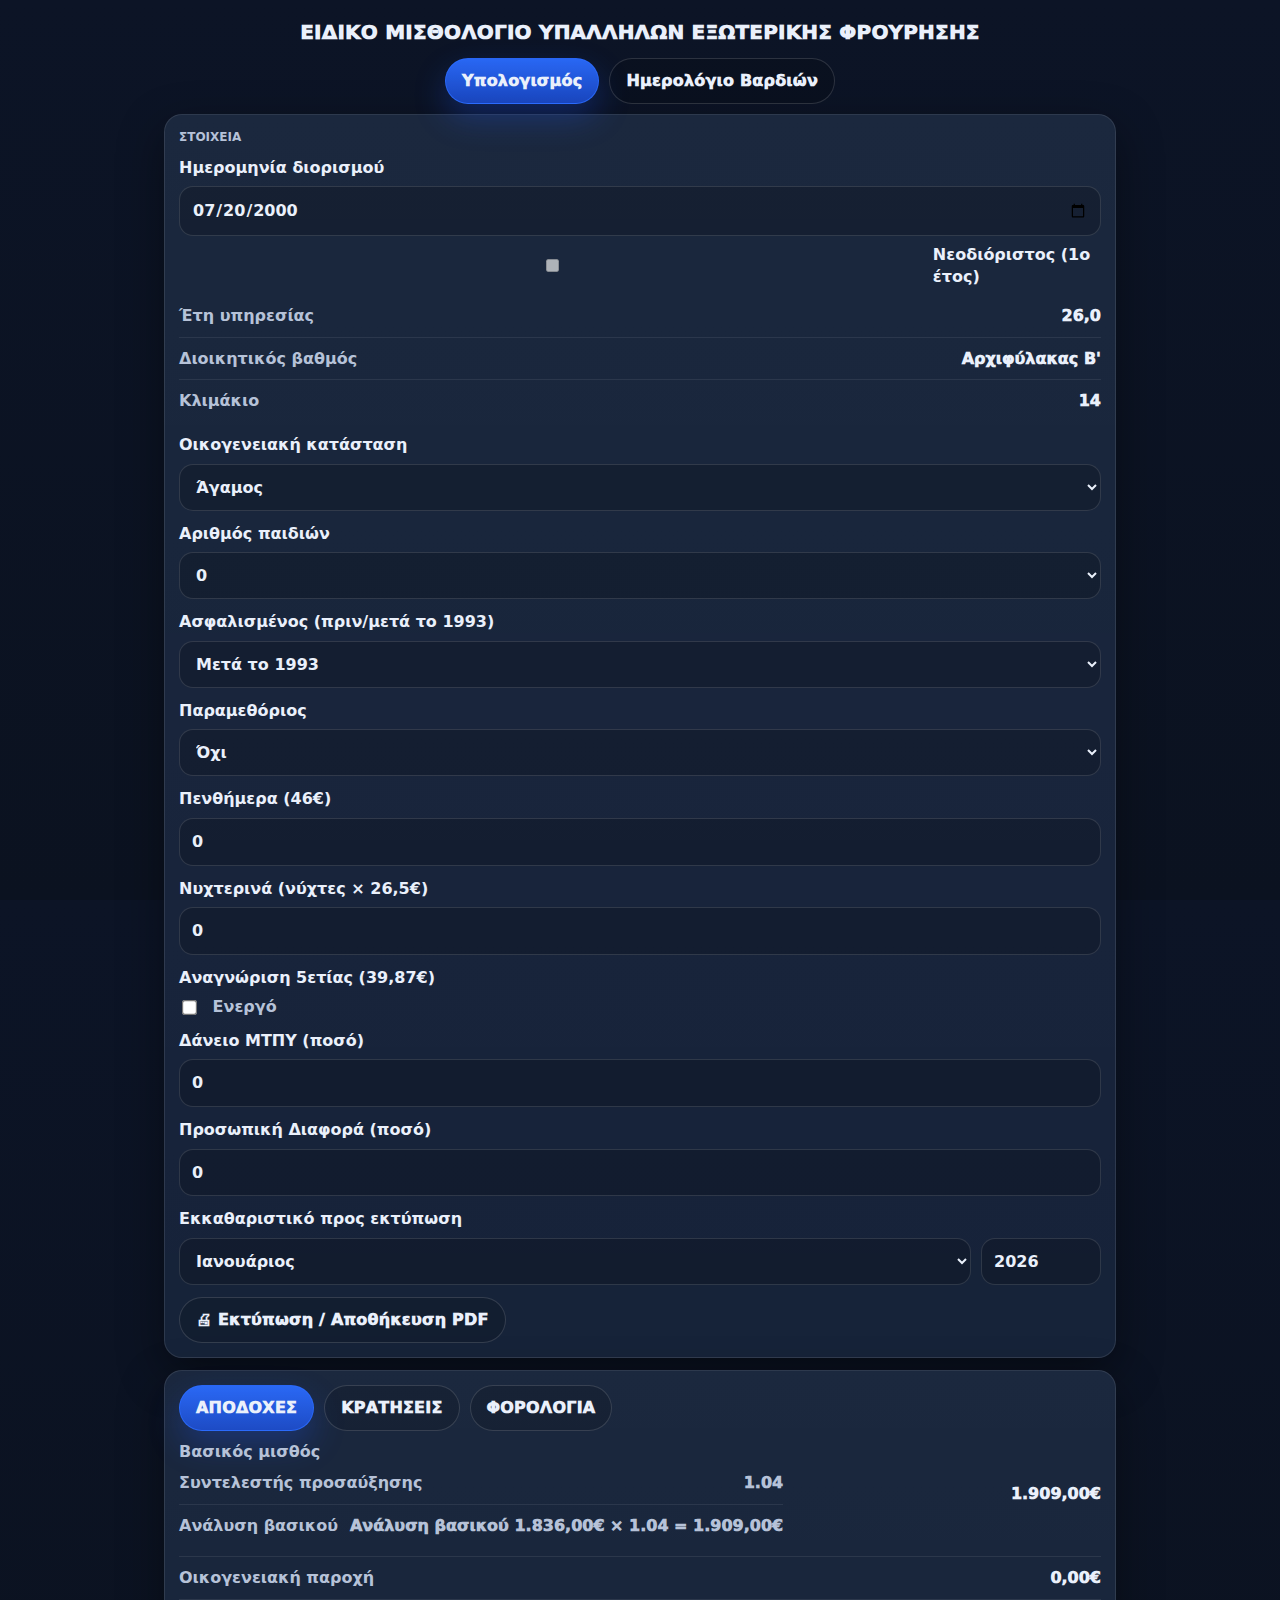
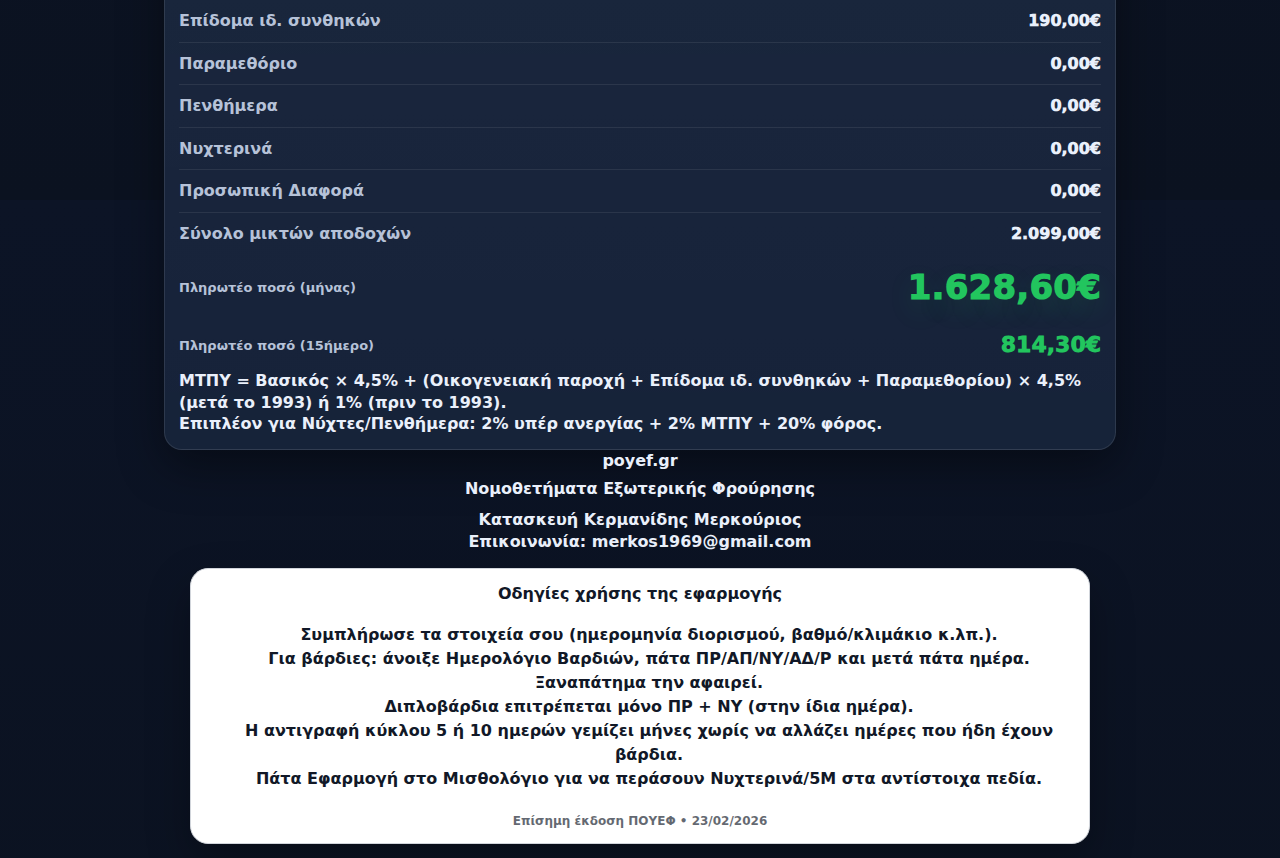
<file: index.html>
<!doctype html>
<html lang="el">
<head>
  <link rel="stylesheet" href="styles.css?v=94calbg"> <meta charset="utf-8"/> <meta name="viewport" content="width=device-width, initial-scale=1"/> <title>ΠΟΥΕΦ – Ειδικό Μισθολόγιο</title> 
</head>
<body>
<div class="wrap">
<h1>ΕΙΔΙΚΟ ΜΙΣΘΟΛΟΓΙΟ ΥΠΑΛΛΗΛΩΝ ΕΞΩΤΕΡΙΚΗΣ ΦΡΟΥΡΗΣΗΣ</h1>
<div class="tabsMain">
  <div class="tabsMainButtons" style="display:flex; gap:10px; justify-content:center; margin:14px 0 10px; flex-wrap:wrap;">
    <button id="tabBtnCalc" class="tabBtn tabActive" type="button">Υπολογισμός</button>
    <button id="tabBtnCal" class="tabBtn" type="button">Ημερολόγιο Βαρδιών</button>
  </div>
  <div class="tabsMainSelect" style="display:none; justify-content:center; margin:10px 0 18px;">
    <select id="mainTabSelect" aria-label="Επιλογή ενότητας" style="min-width:240px; font-weight:900;">
      <option value="calc" selected>Υπολογισμός</option>
      <option value="cal">Ημερολόγιο Βαρδιών</option>
    </select>
  </div>
</div>
 <div id="tabCalc">
<div class="grid"> <div class="card"> <div class="l" style="font-size:12px;">ΣΤΟΙΧΕΙΑ</div> <label>Ημερομηνία διορισμού</label> <input id="appointDate" type="date" value="2000-07-20"/> <label style="margin-top:8px; display:flex; gap:8px; align-items:center;"><input type="checkbox" id="neoMtpyEnabled"> Νεοδιόριστος (1ο έτος)</label> <div class="rows"> <div class="row"><div class="l">Έτη υπηρεσίας</div><div class="r" id="yearsOut">—</div></div> <div class="row"><div class="l">Διοικητικός βαθμός</div><div class="r" id="adminGradeOut">—</div></div> <div class="row"><div class="l">Κλιμάκιο</div><div class="r" id="klimOut">—</div></div> </div> <label>Οικογενειακή κατάσταση</label> <select id="status"> <option>Άγαμος</option> <option>Έγγαμος</option> <option>Έγγαμος με τέκνα</option> </select> <label>Αριθμός παιδιών</label> <select id="children"> <option value="0" selected>0</option> <option value="1">1</option> <option value="2">2</option> <option value="3">3</option> <option value="4">4+</option> </select> <!-- Φορολογία αφαιρέθηκε κατόπιν οδηγίας --> <label>Ασφαλισμένος (πριν/μετά το 1993)</label> <select id="after1993"> <option value="after" selected>Μετά το 1993</option> <option value="before">Πριν το 1993</option> </select> <label>Παραμεθόριος</label>
<select id="border">
  <option value="0">Όχι</option>
  <option value="130">Ναι (130€)</option>
</select> <label>Πενθήμερα (46€)</label> <input id="fiveDays" type="number" value="0" min="0" step="1"/> <label>Νυχτερινά (νύχτες × 26,5€)</label> <input id="nightHours" type="number" value="0" min="0" step="1"/> <label>Αναγνώριση 5ετίας (39,87€)</label> <div style="margin-top:6px;"> <input id="fiveRecognize" type="checkbox" style="width:auto;transform:scale(1.15);vertical-align:middle;"/> <span class="l" style="margin-left:8px;">Ενεργό</span> </div> <label>Δάνειο ΜΤΠΥ (ποσό)</label> <input id="loanMtpy" type="number" value="0" min="0" step="0.01"/>
<label>Προσωπική Διαφορά (ποσό)</label>
<input id="personalDiff" type="number" value="0" min="0" step="0.01"/> <div class="divider"></div> <label>Εκκαθαριστικό προς εκτύπωση</label> <div style="display:flex;gap:10px;margin-top:6px;"> <select id="payslipMonth" style="flex:1;"><option value="0">Ιανουάριος</option><option value="1">Φεβρουάριος</option><option value="2">Μάρτιος</option><option value="3">Απρίλιος</option><option value="4">Μάιος</option><option value="5">Ιούνιος</option><option value="6">Ιούλιος</option><option value="7">Αύγουστος</option><option value="8">Σεπτέμβριος</option><option value="9">Οκτώβριος</option><option value="10">Νοέμβριος</option><option value="11">Δεκέμβριος</option></select> <input id="payslipYear" type="number" value="2026" min="2000" max="2100" style="width:120px;"/> </div> <div style="margin-top:12px;"> <button class="btn" id="btnPrint" type="button">🖨 Εκτύπωση / Αποθήκευση PDF</button> </div>  </div> <div class="card"> <div class="tabs"> <div class="tab active" id="tabE">ΑΠΟΔΟΧΕΣ</div> <div class="tab" id="tabD">ΚΡΑΤΗΣΕΙΣ</div> <div class="tab" id="tabT">ΦΟΡΟΛΟΓΙΑ</div> </div> <div id="panelE" style="display:block;"> <div class="rows"> <div class="row"><div class="l">Βασικός μισθός
<div class='row'><div class='l'>Συντελεστής προσαύξησης</div><div class='r' id='coefDisplay'>1.00</div></div>
<div class='row'>
  <div class='l'>Ανάλυση βασικού</div>
  <div class='r' id='basicAnalysis'>0,00€ × 1.00 = 0,00€</div>
</div></div><div class="r" id="oBase">—</div></div> <div class="row"><div class="l">Οικογενειακή παροχή</div><div class="r" id="oFam">—</div></div> <div class="row"><div class="l">Επίδομα ιδ. συνθηκών</div><div class="r" id="oSpecial">—</div></div> <div class="row"><div class="l">Παραμεθόριο</div><div class="r" id="oBorder">—</div></div> <div class="row"><div class="l">Πενθήμερα</div><div class="r" id="oFive">—</div></div> <div class="row"><div class="l">Νυχτερινά</div><div class="r" id="oNight">—</div></div><div class="row"><div class="l">Προσωπική Διαφορά</div><div class="r" id="oPersonalDiff">—</div></div> <div class="row"><div class="l">Σύνολο μικτών αποδοχών</div><div class="r" id="oGross">—</div></div> </div> </div> <div id="panelD" style="display:none;"> <div class="l" style="margin-top:6px;font-size:12px;">Κρατήσεις κύριων αποδοχών</div> <div class="rows"> <div class="row"><div class="l">ΕΦΚΑ σύνταξη (6,67%)</div><div class="r" id="dEfka">—</div></div> <div class="row"><div class="l">Υγειονομική (2,05%)</div><div class="r" id="dHealth">—</div></div> <div class="row"><div class="l">ΤΠΔΥ (4%)</div><div class="r" id="dTpdy">—</div></div> <div class="row"><div class="l">ΤΕΑΔΥ (3%)</div><div class="r" id="dTeady">—</div></div> <div class="row"><div class="l">Ανεργία (2%)</div><div class="r" id="dUnempMain">—</div></div> <div class="row"><div class="l">ΜΤΠΥ (4,5% / 1%)</div><div class="r" id="dMtpyMain">—</div></div> <div class="row"><div class="l">ΜΤΠΥ Νεοδιόριστου (1/12 βασικού, 1ο έτος)</div><div class="r" id="dMtpyNeo">—</div></div> <div class="row"><div class="l">Αναγνώριση 5ετίας</div><div class="r" id="d5y">—</div></div> <div class="row"><div class="l">ΠΟΥΕΦ</div><div class="r" id="dPouef">—</div></div> <div class="row"><div class="l">Δάνειο ΜΤΠΥ</div><div class="r" id="dLoan">—</div></div> <div class="row"><div class="l"><div class="row"><div class="l">Μηνιαίος φόρος</div><div class="r" id="dTax">0,00€</div></div>
Σύνολο κρατήσεων κύριων</div><div class="r" id="dMainTotal">—</div></div> </div> <div class="l" style="margin-top:10px;font-size:12px;">Κρατήσεις νυχτερινών & πενθημέρων</div> <div class="rows"> <div class="row"><div class="l">Ανεργία 2% (Νύχτες + Πενθήμερα)</div><div class="r" id="dUnempExtra">—</div></div> <div class="row"><div class="l">ΜΤΠΥ 2% (Νύχτες + Πενθήμερα)</div><div class="r" id="dMtpyExtra">—</div></div> <div class="row"><div class="l">Φόρος 20% (Νύχτες + Πενθήμερα)</div><div class="r" id="dTaxExtra">—</div></div> <div class="row"><div class="l">Σύνολο κρατήσεων νυχτερινών & πενθημέρων</div><div class="r" id="dExtraTotal">—</div></div> <div class="row"><div class="l">Σύνολο κρατήσεων</div><div class="r" id="dTotal">—</div></div> </div> </div> <div class="divider"></div> <div class="row" style="border-bottom:0;"> <div class="l" style="font-size:13px;">Πληρωτέο ποσό (μήνας)</div> <div class="bigGreen" id="netOut">—</div> </div> <div class="row" style="border-bottom:0;"> <div class="l" style="font-size:13px;">Πληρωτέο ποσό (15ήμερο)</div> <div class="r" style="font-size:22px;color:var(--green);" id="net15Out">—</div> </div> <div class="note"> ΜΤΠΥ = Βασικός × 4,5% + (Οικογενειακή παροχή + Επίδομα ιδ. συνθηκών + Παραμεθορίου) × 4,5% (μετά το 1993) ή 1% (πριν το 1993).<br/> Επιπλέον για Νύχτες/Πενθήμερα: 2% υπέρ ανεργίας + 2% ΜΤΠΥ + 20% φόρος. </div> </div> </div> 
    <div id="panelT" style="display:none;">
      <div class="card">
        <div style="font-weight:900;margin-bottom:10px;">Φορολογία (ενημερωτικά)</div>
        <label>Ηλικιακή κατηγορία</label>
        <select id="taxAge">
          <option value="over30" selected>Άνω των 30</option>
          <option value="26to30">26–30</option>
          <option value="upto25">Έως 25</option>
        </select>
        <label>Τέκνα (t)</label>
        <select id="taxKids">
          <option value="0" selected>0</option>
          <option value="1">1</option>
          <option value="2">2</option>
          <option value="3">3</option>
          <option value="4">4+</option>
        </select>
        <div class="rows" style="margin-top:12px;">
          <div class="row"><div class="l">Ετήσιο φορολογητέο εισόδημα</div><div class="r" id="taxAnnualIncome">0,00€</div></div>
          <div class="row"><div class="l">Ετήσιος φόρος (κλίμακα)</div><div class="r" id="taxAnnual">0,00€</div></div>
          <div class="row"><div class="l">Μηνιαίος φόρος (ενδεικτικά)</div><div class="r" id="taxMonthly">0,00€</div></div>
<label style="margin-top:10px; display:block;"><input type="checkbox" id="applyTax"> Αφαίρεση μηνιαίου φόρου από το πληρωτέο</label>
        </div>
        <div class="note" style="margin-top:10px;">
          Υπολογισμός με βάση: (Μεικτά - κρατήσεις) × 12 και τους αντίστοιχους συντελεστές ανά ηλικία/τέκνα.
        </div>
      </div>
    </div>
<footer>
  <div style="display:flex;flex-direction:column;gap:10px;align-items:center;text-align:center;">
    <div style="display:flex;flex-direction:column;gap:6px;">
      <a href="https://poyef.gr" target="_blank" rel="noopener">poyef.gr</a>
      <a href="nomothetimata.pdf" target="_blank" rel="noopener">Νομοθετήματα Εξωτερικής Φρούρησης</a>
    </div>
    <div>
      Κατασκευή Κερμανίδης Μερκούριος<br/>
      Επικοινωνία: <a class="mailto" href="mailto:merkos1969@gmail.com">merkos1969@gmail.com</a>
    </div>
    <div class="card guideCard" style="max-width:900px;width:100%;margin-top:6px;">
      <div style="font-weight:900;margin-bottom:6px;">Οδηγίες χρήσης της εφαρμογής</div>
<div id="usageGuideContent" style="padding:12px; color:#111827; font-weight:700; line-height:1.5;"><ol style="margin:0; padding-left:18px;"><li>Συμπλήρωσε τα στοιχεία σου (ημερομηνία διορισμού, βαθμό/κλιμάκιο κ.λπ.).</li><li>Για βάρδιες: άνοιξε <b>Ημερολόγιο Βαρδιών</b>, πάτα ΠΡ/ΑΠ/ΝΥ/ΑΔ/Ρ και μετά πάτα ημέρα. Ξαναπάτημα την αφαιρεί.</li><li>Διπλοβάρδια επιτρέπεται μόνο <b>ΠΡ + ΝΥ</b> (στην ίδια ημέρα).</li><li>Η αντιγραφή κύκλου 5 ή 10 ημερών γεμίζει μήνες χωρίς να αλλάζει ημέρες που ήδη έχουν βάρδια.</li><li>Πάτα <b>Εφαρμογή στο Μισθολόγιο</b> για να περάσουν Νυχτερινά/5Μ στα αντίστοιχα πεδία.</li></ol></div>
<div style="text-align:center;opacity:.65;font-size:12px;margin:10px 0 0 0;">Επίσημη έκδοση ΠΟΥΕΦ • 23/02/2026</div>
</footer>
 </div> 
</div><!-- /tabCalc -->
<div id="tabCal" style="display:none;">
  <div class="card calendarCard" style="margin-top:0;">
    <div class="l" style="font-size:12px;">ΗΜΕΡΟΛΟΓΙΟ ΒΑΡΔΙΩΝ</div>
    <div style="display:flex; align-items:center; justify-content:space-between; gap:10px; margin-top:10px;">
      <button id="calPrev" class="tabBtn" type="button" style="padding:8px 12px;">◀</button>
      <div id="calLabel" style="font-weight:1000; font-size:18px;"></div>
      <button id="calNext" class="tabBtn" type="button" style="padding:8px 12px;">▶</button>
    </div>
    <div style="display:flex; gap:10px; flex-wrap:wrap; margin-top:12px; justify-content:center;">
      <button class="shiftBtn" data-shift="PR" type="button">ΠΡ</button>
      <button class="shiftBtn" data-shift="AP" type="button">ΑΠ</button>
      <button class="shiftBtn" data-shift="NY" type="button">ΝΥ</button>
      <button class="shiftBtn" data-shift="AD" type="button">ΑΔ</button>
      <button class="shiftBtn" data-shift="RP" type="button">Ρ</button>
</div>
    <div style="text-align:center; margin-top:8px; font-size:12px; opacity:.8;">

    </div>
    <div id="calGrid" style="margin-top:14px; border:2px solid #111827; border-radius:14px; overflow:hidden;"></div>
    <div class="rows" style="margin-top:14px;">
      <div class="row"><div class="l">Νυχτερινά (για μισθολόγιο)</div><div class="r" id="calNights">0</div></div>
      <div class="row"><div class="l">Πενθήμερα 5Μ (για μισθολόγιο)</div><div class="r" id="calFives">0</div></div>
    </div>
    <!-- Cycle copy section: dark panel (so it doesn't look like a big white block under the calendar) -->
    <div class="card cycleCard" style="margin-top:14px; border:2px solid #111827;">
      <div style="font-weight:1000;">Αντιγραφή κύκλου 5 ή 10 ημερών</div>
      <div style="margin-top:8px; line-height:1.5; font-weight:800;">
        1) Συμπλήρωσε πρώτα τις <b>5</b> ή <b>10</b> πρώτες συνεχόμενες ημέρες (από την έναρξη).<br>
        2) Διάλεξε μήκος κύκλου και μήνες προς γέμισμα.<br>
        3) Πάτα <b>Γέμισε</b>. (Δεν αλλάζει ημέρες που ήδη έχουν βάρδια)
      </div>
      <div style="display:flex; gap:10px; flex-wrap:wrap; margin-top:12px;">
        <label style="flex:1; min-width:180px; font-weight:900;">
          Έναρξη κύκλου
          <input id="cycleStart" type="date" style="width:100%; margin-top:6px;"/>
        </label>
        <label style="flex:1; min-width:160px; font-weight:900;">
          Μήκος κύκλου
          <span class="infoTip" style="margin-left:6px;">ⓘ
            <span class="infoBox">
              5ήμερο μετράει κάθε υπηρεσία Σάββατο ή Κυριακή.
              Αν υπάρχει υπηρεσία και στις δύο ημέρες, μετράνε 2.
            </span>
          </span>
          <select id="cycleLength" style="width:100%; margin-top:6px;">
            <option value="5" selected>5 ημέρες</option>
            <option value="10">10 ημέρες</option>
          </select>
        </label>
        <label style="flex:1; min-width:160px; font-weight:900;">
          Μήνες προς γέμισμα
          <select id="cycleMonths" style="width:100%; margin-top:6px;">
            <option value="1">1 μήνα</option>
            <option value="3">3 μήνες</option>
            <option value="6">6 μήνες</option>
            <option value="12">12 μήνες</option>
          </select>
        </label>
        <button id="fillCycle" class="tabBtn" type="button" style="align-self:end; padding:10px 14px; min-width:140px;">Γέμισε</button>
      </div>
    </div>
    <div style="display:flex; gap:10px; margin-top:12px; flex-wrap:wrap;">
      <button id="applyToCalc" class="tabBtn tabActive" type="button" style="flex:1;">Εφαρμογή στο Μισθολόγιο</button>
      <button id="clearMonth" class="tabBtn" type="button" style="flex:1;">Καθαρισμός Μήνα</button>
    </div>
    <div class="card" style="margin-top:14px; border:2px solid #000; background:#f3f4f6;">
      <div style="font-weight:1000;">Οδηγίες 5Μ / Νυχτερινών</div>
      <div style="margin-top:8px; line-height:1.5; font-weight:700;">
        • Το 5Μ πληρώνεται 46€.<br>
        • Παρασκευή ΝΥ μετράει ως 5Μ (όχι νυχτερινό).<br>
        • Σάββατο ΝΥ μετράει ως 5Μ (όχι νυχτερινό).<br>
        • Σ/Κ με υπηρεσία μετράει 5Μ.<br>
      </div>
    </div>
  </div>
</div>
<script src="app.js?v=94calbg"></script>
</body>
</html>
</file>
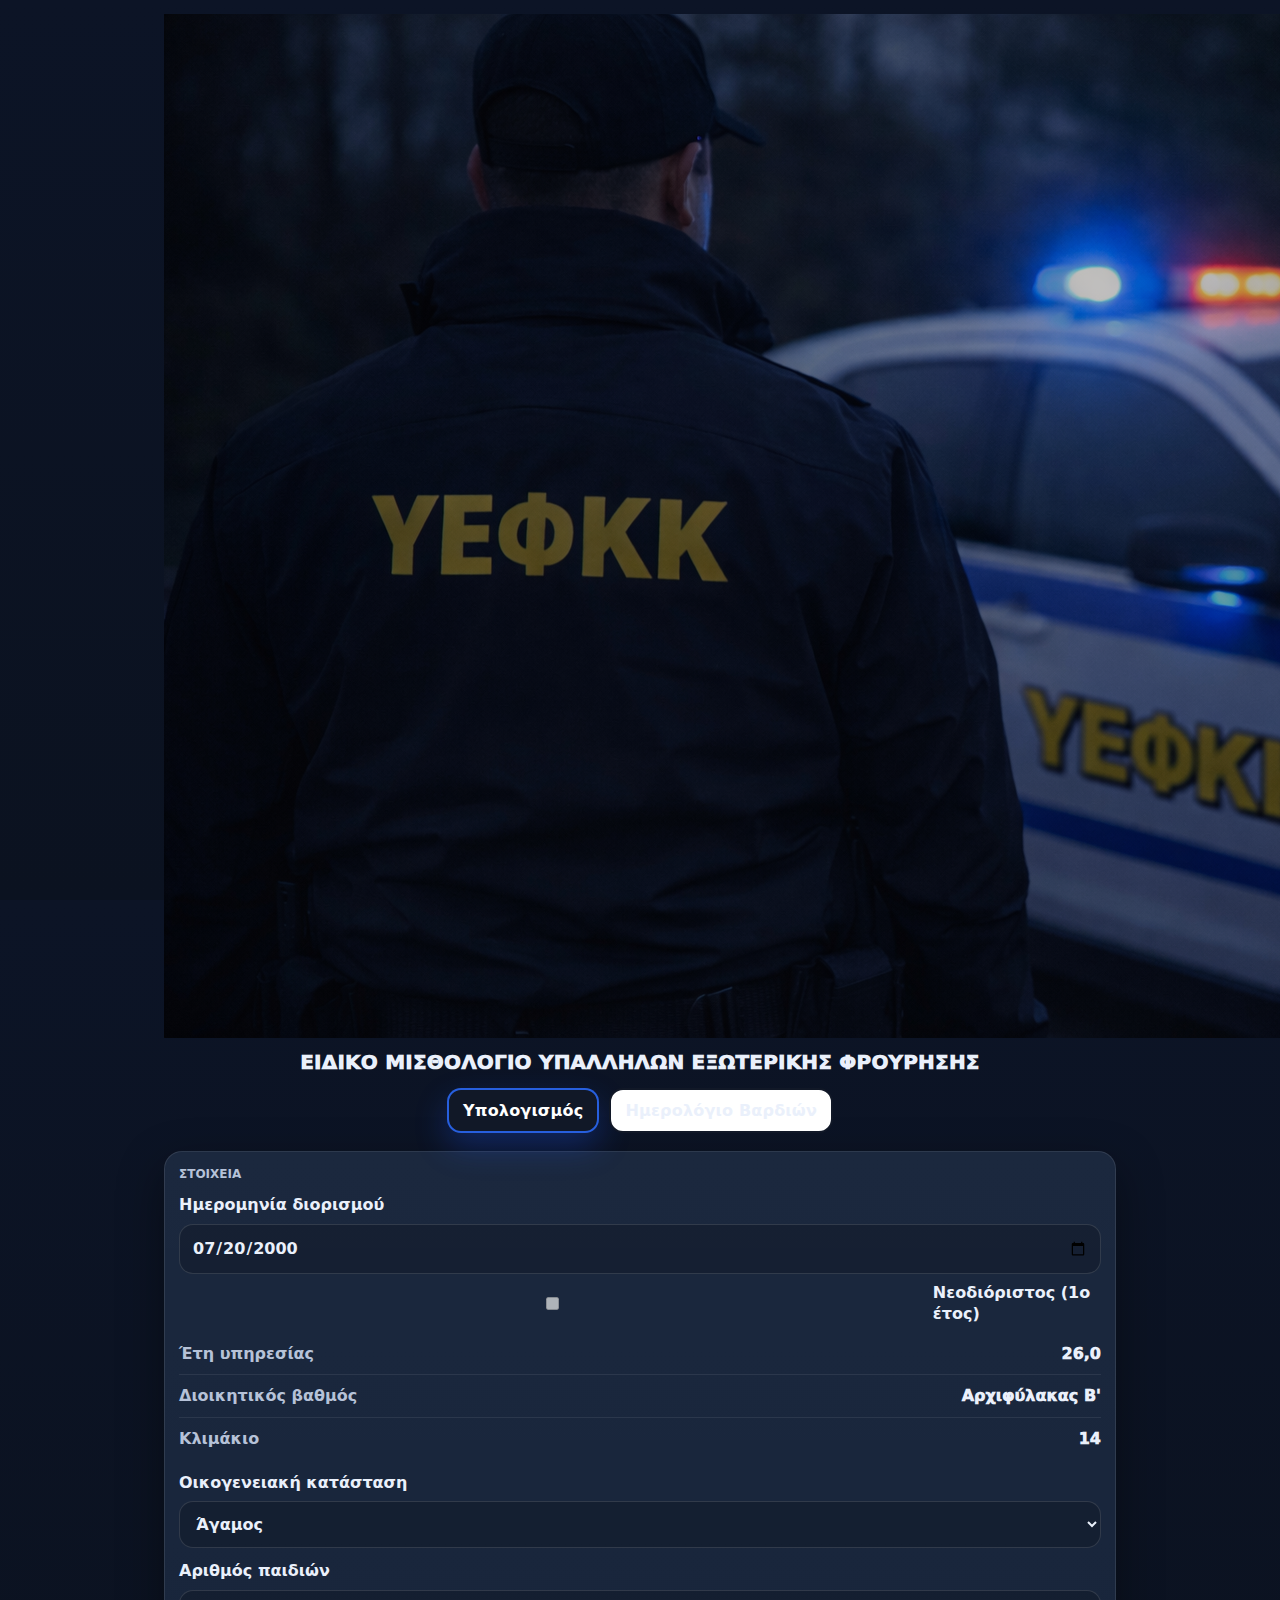
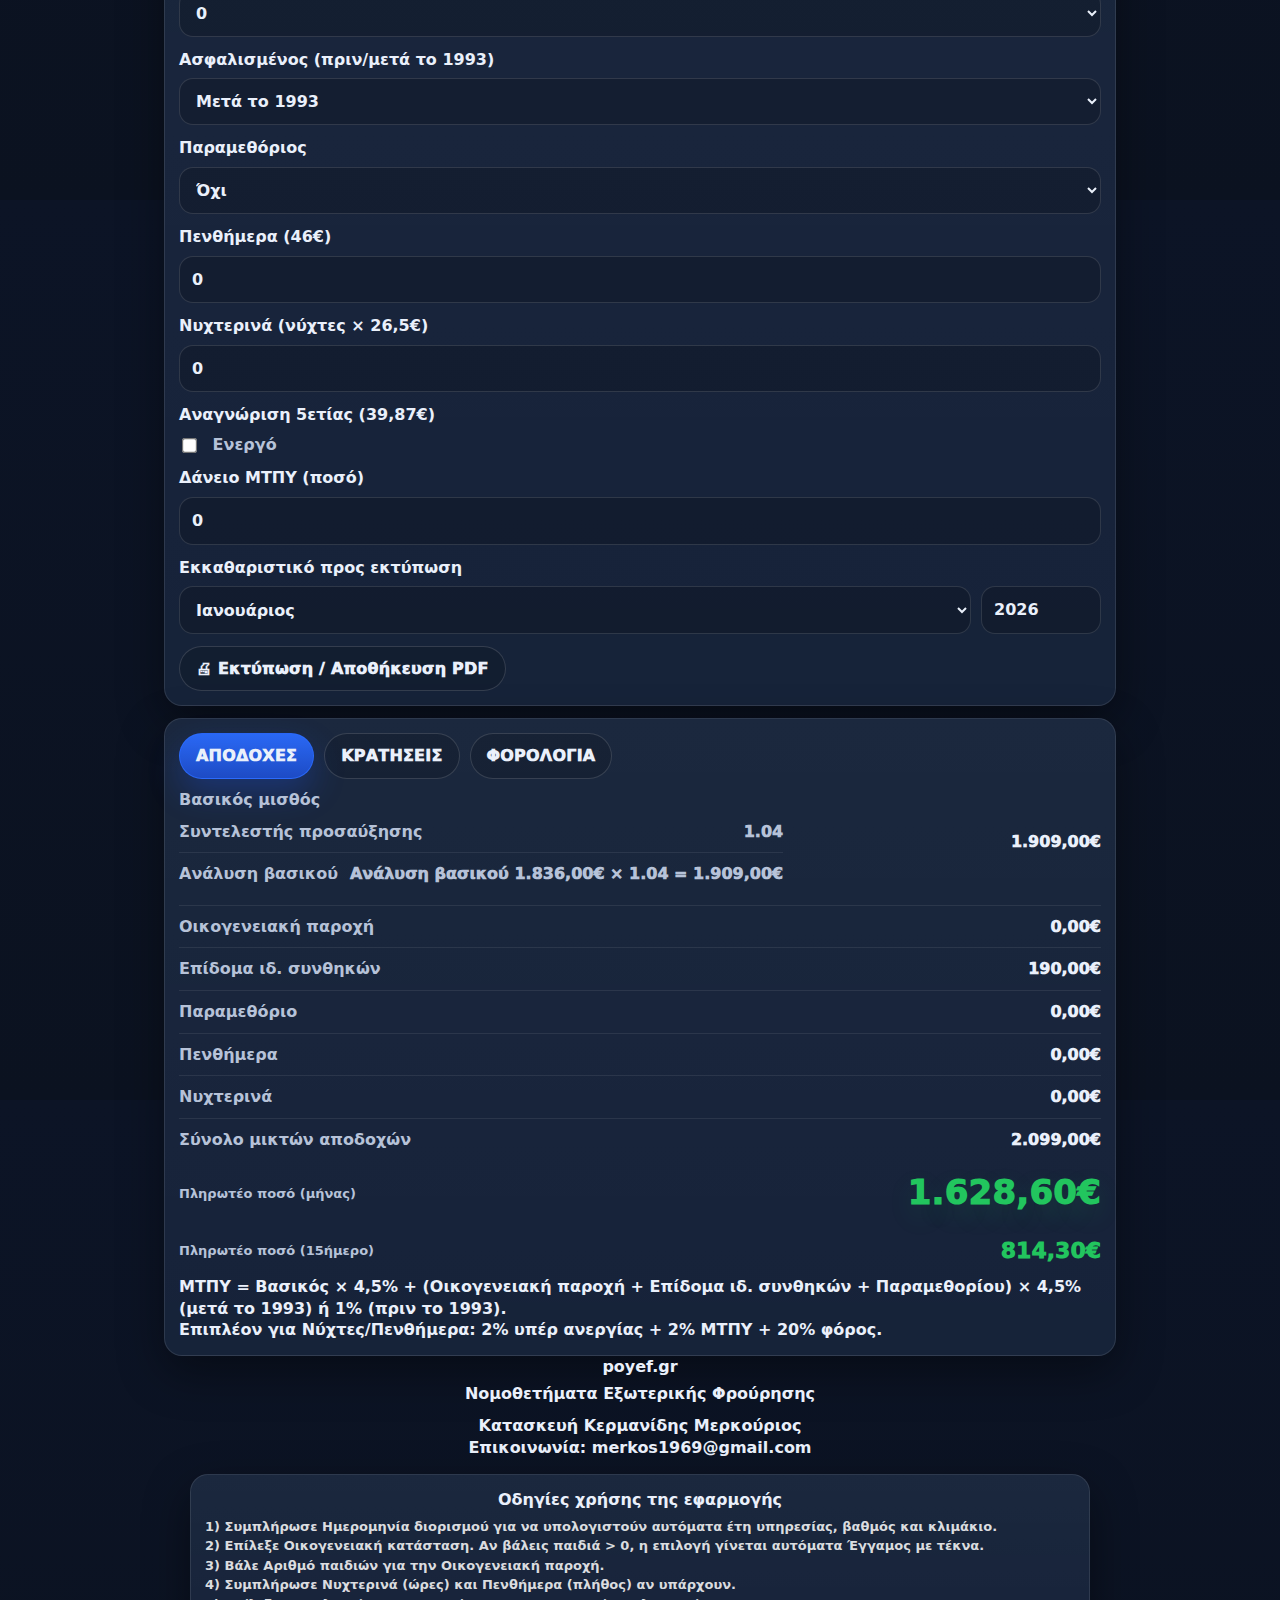
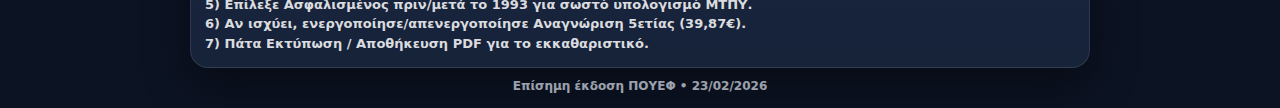
<file: index(1).html>
<!doctype html>
<html lang="el">
<head> <meta charset="utf-8"/> <meta name="viewport" content="width=device-width, initial-scale=1"/> <title>ΠΟΥΕΦ – Ειδικό Μισθολόγιο</title> <link rel="stylesheet" href="styles.css"/>

<style>
.banner img{
  max-height:220px;
  width:auto;
  display:block;
  margin:0 auto;
}

.tabBtn{
  border:2px solid #111827;
  background:#ffffff;
  padding:10px 14px;
  border-radius:14px;
  font-weight:900;
}
.tabBtn.tabActive{
  background:#111827;
  color:#ffffff;
}


.shiftBtn{
  border:2px solid #111827;
  border-radius:14px;
  padding:10px 12px;
  font-weight:1000;
  background:#fff;
}
.shiftBtn.active{
  background:#111827;
  color:#fff;
}
.calRow{display:grid; grid-template-columns:repeat(7,1fr);}
.calDow{background:#e5e7eb; font-weight:1000; text-align:center; padding:8px 0; border-bottom:2px solid #111827;}
.calCell{min-height:62px; border-right:1px solid #111827; border-bottom:1px solid #111827; padding:6px; position:relative; background:#fff;}
.calCell:nth-child(7n){border-right:none;}
.calCell.out{background:#f3f4f6; color:#6b7280;}
.calCell.wk{background:#9ca3af;}
.calCell .dnum{font-weight:1000;}
.badge{position:absolute; bottom:6px; left:6px; right:6px; text-align:center; border-radius:10px; padding:6px 0; font-weight:1100; color:#fff;}
.badge.PR{background:#0048ff;}
.badge.AP{background:#ff5a00;}
.badge.NY{background:#0b3d91;}
.badge.AD{background:#7dd3fc; color:#0b1b3a;}
.badge.RP{background:#dc2626;}

</style>
</head>

<body>
<div class="wrap"> <img class="banner" src="banner.png" alt="Banner" /> <h1>ΕΙΔΙΚΟ ΜΙΣΘΟΛΟΓΙΟ ΥΠΑΛΛΗΛΩΝ ΕΞΩΤΕΡΙΚΗΣ ΦΡΟΥΡΗΣΗΣ</h1>

<div class="tabs" style="display:flex; gap:10px; justify-content:center; margin:14px 0 18px;">
  <button id="tabBtnCalc" class="tabBtn tabActive" type="button">Υπολογισμός</button>
  <button id="tabBtnCal" class="tabBtn" type="button">Ημερολόγιο Βαρδιών</button>
</div>
 <div id="tabCalc">
<div class="grid"> <div class="card"> <div class="l" style="font-size:12px;">ΣΤΟΙΧΕΙΑ</div> <label>Ημερομηνία διορισμού</label> <input id="appointDate" type="date" value="2000-07-20"/> <label style="margin-top:8px; display:flex; gap:8px; align-items:center;"><input type="checkbox" id="neoMtpyEnabled"> Νεοδιόριστος (1ο έτος)</label> <div class="rows"> <div class="row"><div class="l">Έτη υπηρεσίας</div><div class="r" id="yearsOut">—</div></div> <div class="row"><div class="l">Διοικητικός βαθμός</div><div class="r" id="adminGradeOut">—</div></div> <div class="row"><div class="l">Κλιμάκιο</div><div class="r" id="klimOut">—</div></div> </div> <label>Οικογενειακή κατάσταση</label> <select id="status"> <option>Άγαμος</option> <option>Έγγαμος</option> <option>Έγγαμος με τέκνα</option> </select> <label>Αριθμός παιδιών</label> <select id="children"> <option value="0">0</option> <option value="1">1</option> <option value="2">2</option> <option value="3">3</option> <option value="4">4+</option> </select> <!-- Φορολογία αφαιρέθηκε κατόπιν οδηγίας --> <label>Ασφαλισμένος (πριν/μετά το 1993)</label> <select id="after1993"> <option value="after" selected>Μετά το 1993</option> <option value="before">Πριν το 1993</option> </select> <label>Παραμεθόριος</label>
<select id="border">
  <option value="0">Όχι</option>
  <option value="130" selected>Ναι (130€)</option>
</select> <label>Πενθήμερα (46€)</label> <input id="fiveDays" type="number" value="0" min="0" step="1"/> <label>Νυχτερινά (νύχτες × 26,5€)</label> <input id="nightHours" type="number" value="0" min="0" step="1"/> <label>Αναγνώριση 5ετίας (39,87€)</label> <div style="margin-top:6px;"> <input id="fiveRecognize" type="checkbox" checked style="width:auto;transform:scale(1.15);vertical-align:middle;"/> <span class="l" style="margin-left:8px;">Ενεργό</span> </div> <label>Δάνειο ΜΤΠΥ (ποσό)</label> <input id="loanMtpy" type="number" value="0" min="0" step="0.01"/> <div class="divider"></div> <label>Εκκαθαριστικό προς εκτύπωση</label> <div style="display:flex;gap:10px;margin-top:6px;"> <select id="payslipMonth" style="flex:1;"><option value="0">Ιανουάριος</option><option value="1">Φεβρουάριος</option><option value="2">Μάρτιος</option><option value="3">Απρίλιος</option><option value="4">Μάιος</option><option value="5">Ιούνιος</option><option value="6">Ιούλιος</option><option value="7">Αύγουστος</option><option value="8">Σεπτέμβριος</option><option value="9">Οκτώβριος</option><option value="10">Νοέμβριος</option><option value="11">Δεκέμβριος</option></select> <input id="payslipYear" type="number" value="2026" min="2000" max="2100" style="width:120px;"/> </div> <div style="margin-top:12px;"> <button class="btn" id="btnPrint">🖨 Εκτύπωση / Αποθήκευση PDF</button> </div>  </div> <div class="card"> <div class="tabs"> <div class="tab active" id="tabE">ΑΠΟΔΟΧΕΣ</div> <div class="tab" id="tabD">ΚΡΑΤΗΣΕΙΣ</div> <div class="tab" id="tabT">ΦΟΡΟΛΟΓΙΑ</div> </div> <div id="panelE" style="display:block;"> <div class="rows"> <div class="row"><div class="l">Βασικός μισθός
<div class='row'><div class='l'>Συντελεστής προσαύξησης</div><div class='r' id='coefDisplay'>1.00</div></div>
<div class='row'>
  <div class='l'>Ανάλυση βασικού</div>
  <div class='r' id='basicAnalysis'>0,00€ × 1.00 = 0,00€</div>
</div></div><div class="r" id="oBase">—</div></div> <div class="row"><div class="l">Οικογενειακή παροχή</div><div class="r" id="oFam">—</div></div> <div class="row"><div class="l">Επίδομα ιδ. συνθηκών</div><div class="r" id="oSpecial">—</div></div> <div class="row"><div class="l">Παραμεθόριο</div><div class="r" id="oBorder">—</div></div> <div class="row"><div class="l">Πενθήμερα</div><div class="r" id="oFive">—</div></div> <div class="row"><div class="l">Νυχτερινά</div><div class="r" id="oNight">—</div></div> <div class="row"><div class="l">Σύνολο μικτών αποδοχών</div><div class="r" id="oGross">—</div></div> </div> </div> <div id="panelD" style="display:none;"> <div class="l" style="margin-top:6px;font-size:12px;">Κρατήσεις κύριων αποδοχών</div> <div class="rows"> <div class="row"><div class="l">ΕΦΚΑ σύνταξη (6,67%)</div><div class="r" id="dEfka">—</div></div> <div class="row"><div class="l">Υγειονομική (2,05%)</div><div class="r" id="dHealth">—</div></div> <div class="row"><div class="l">ΤΠΔΥ (4%)</div><div class="r" id="dTpdy">—</div></div> <div class="row"><div class="l">ΤΕΑΔΥ (3%)</div><div class="r" id="dTeady">—</div></div> <div class="row"><div class="l">Ανεργία (2%)</div><div class="r" id="dUnempMain">—</div></div> <div class="row"><div class="l">ΜΤΠΥ (4,5% / 1%)</div><div class="r" id="dMtpyMain">—</div></div> <div class="row"><div class="l">ΜΤΠΥ Νεοδιόριστου (1/12 βασικού, 1ο έτος)</div><div class="r" id="dMtpyNeo">—</div></div> <div class="row"><div class="l">Αναγνώριση 5ετίας</div><div class="r" id="d5y">—</div></div> <div class="row"><div class="l">ΠΟΥΕΦ</div><div class="r" id="dPouef">—</div></div> <div class="row"><div class="l">Δάνειο ΜΤΠΥ</div><div class="r" id="dLoan">—</div></div> <div class="row"><div class="l"><div class="row"><div class="l">Μηνιαίος φόρος</div><div class="r" id="dTax">0,00€</div></div>
Σύνολο κρατήσεων κύριων</div><div class="r" id="dMainTotal">—</div></div> </div> <div class="l" style="margin-top:10px;font-size:12px;">Κρατήσεις νυχτερινών & πενθημέρων</div> <div class="rows"> <div class="row"><div class="l">Ανεργία 2% (Νύχτες + Πενθήμερα)</div><div class="r" id="dUnempExtra">—</div></div> <div class="row"><div class="l">ΜΤΠΥ 2% (Νύχτες + Πενθήμερα)</div><div class="r" id="dMtpyExtra">—</div></div> <div class="row"><div class="l">Φόρος 20% (Νύχτες + Πενθήμερα)</div><div class="r" id="dTaxExtra">—</div></div> <div class="row"><div class="l">Σύνολο κρατήσεων νυχτερινών & πενθημέρων</div><div class="r" id="dExtraTotal">—</div></div> <div class="row"><div class="l">Σύνολο κρατήσεων</div><div class="r" id="dTotal">—</div></div> </div> </div> <div class="divider"></div> <div class="row" style="border-bottom:0;"> <div class="l" style="font-size:13px;">Πληρωτέο ποσό (μήνας)</div> <div class="bigGreen" id="netOut">—</div> </div> <div class="row" style="border-bottom:0;"> <div class="l" style="font-size:13px;">Πληρωτέο ποσό (15ήμερο)</div> <div class="r" style="font-size:22px;color:var(--green);" id="net15Out">—</div> </div> <div class="note"> ΜΤΠΥ = Βασικός × 4,5% + (Οικογενειακή παροχή + Επίδομα ιδ. συνθηκών + Παραμεθορίου) × 4,5% (μετά το 1993) ή 1% (πριν το 1993).<br/> Επιπλέον για Νύχτες/Πενθήμερα: 2% υπέρ ανεργίας + 2% ΜΤΠΥ + 20% φόρος. </div> </div> </div> 

    <div id="panelT" style="display:none;">
      <div class="card">
        <div style="font-weight:900;margin-bottom:10px;">Φορολογία (ενημερωτικά)</div>
        <label>Ηλικιακή κατηγορία</label>
        <select id="taxAge">
          <option value="over30" selected>Άνω των 30</option>
          <option value="26to30">26–30</option>
          <option value="upto25">Έως 25</option>
        </select>
        <label>Τέκνα (t)</label>
        <select id="taxKids">
          <option value="0" selected>0</option>
          <option value="1">1</option>
          <option value="2">2</option>
          <option value="3">3</option>
          <option value="4">4+</option>
        </select>

        <div class="rows" style="margin-top:12px;">
          <div class="row"><div class="l">Ετήσιο φορολογητέο εισόδημα</div><div class="r" id="taxAnnualIncome">0,00€</div></div>
          <div class="row"><div class="l">Ετήσιος φόρος (κλίμακα)</div><div class="r" id="taxAnnual">0,00€</div></div>
          <div class="row"><div class="l">Μηνιαίος φόρος (ενδεικτικά)</div><div class="r" id="taxMonthly">0,00€</div></div>
<label style="margin-top:10px; display:block;"><input type="checkbox" id="applyTax"> Αφαίρεση μηνιαίου φόρου από το πληρωτέο</label>
        </div>

        <div class="note" style="margin-top:10px;">
          Υπολογισμός με βάση: (Μεικτά - κρατήσεις) × 12 και τους αντίστοιχους συντελεστές ανά ηλικία/τέκνα.
        </div>
      </div>
    </div>

<footer>
  <div style="display:flex;flex-direction:column;gap:10px;align-items:center;text-align:center;">
    <div style="display:flex;flex-direction:column;gap:6px;">
      <a href="https://poyef.gr" target="_blank" rel="noopener">poyef.gr</a>
      <a href="nomothetimata.pdf" target="_blank" rel="noopener">Νομοθετήματα Εξωτερικής Φρούρησης</a>
    </div>

    <div>
      Κατασκευή Κερμανίδης Μερκούριος<br/>
      Επικοινωνία: merkos1969@gmail.com
    </div>

    <div class="card" style="max-width:900px;width:100%;margin-top:6px;">
      <div style="font-weight:900;margin-bottom:6px;">Οδηγίες χρήσης της εφαρμογής</div>
      <div style="text-align:left;color:rgba(255,255,255,.85);font-size:13px;line-height:1.5;">
        1) Συμπλήρωσε <b>Ημερομηνία διορισμού</b> για να υπολογιστούν αυτόματα <b>έτη υπηρεσίας</b>, <b>βαθμός</b> και <b>κλιμάκιο</b>.<br/>
        2) Επίλεξε <b>Οικογενειακή κατάσταση</b>. Αν βάλεις <b>παιδιά &gt; 0</b>, η επιλογή γίνεται αυτόματα <b>Έγγαμος με τέκνα</b>.<br/>
        3) Βάλε <b>Αριθμό παιδιών</b> για την <b>Οικογενειακή παροχή</b>.<br/>
        4) Συμπλήρωσε <b>Νυχτερινά</b> (ώρες) και <b>Πενθήμερα</b> (πλήθος) αν υπάρχουν.<br/>
        5) Επίλεξε <b>Ασφαλισμένος πριν/μετά το 1993</b> για σωστό υπολογισμό <b>ΜΤΠΥ</b>.<br/>
        6) Αν ισχύει, ενεργοποίησε/απενεργοποίησε <b>Αναγνώριση 5ετίας</b> (39,87€).<br/>
        7) Πάτα <b>Εκτύπωση / Αποθήκευση PDF</b> για το εκκαθαριστικό.
      </div>
    </div>
  </div>
<div style="text-align:center;opacity:.65;font-size:12px;margin:10px 0 0 0;">Επίσημη έκδοση ΠΟΥΕΦ • 23/02/2026</div>
</footer>
 </div> 
</div><!-- /tabCalc -->

<div id="tabCal" style="display:none;">
  <div class="card" style="margin-top:0;">
    <div class="l" style="font-size:12px;">ΗΜΕΡΟΛΟΓΙΟ ΒΑΡΔΙΩΝ</div>

    <div style="display:flex; align-items:center; justify-content:space-between; gap:10px; margin-top:10px;">
      <button id="calPrev" class="tabBtn" type="button" style="padding:8px 12px;">◀</button>
      <div id="calLabel" style="font-weight:1000; font-size:18px;"></div>
      <button id="calNext" class="tabBtn" type="button" style="padding:8px 12px;">▶</button>
    </div>

    <div style="display:flex; gap:10px; flex-wrap:wrap; margin-top:12px; justify-content:center;">
      <button class="shiftBtn" data-shift="PR" type="button">ΠΡ</button>
      <button class="shiftBtn" data-shift="AP" type="button">ΑΠ</button>
      <button class="shiftBtn" data-shift="NY" type="button">ΝΥ</button>
      <button class="shiftBtn" data-shift="AD" type="button">ΑΔ</button>
      <button class="shiftBtn" data-shift="RP" type="button">Ρ</button>
      <button class="shiftBtn" data-shift="CLR" type="button">⟲ Καθαρισμός</button>
    </div>
    <div style="text-align:center; margin-top:8px; font-size:12px; opacity:.8;">
      Πατάς μια βάρδια και μετά πατάς ημέρα. Ξαναπάτημα την αφαιρεί.
    </div>

    <div id="calGrid" style="margin-top:14px; border:2px solid #111827; border-radius:14px; overflow:hidden;"></div>

    <div class="rows" style="margin-top:14px;">
      <div class="row"><div class="l">Νυχτερινά (για μισθολόγιο)</div><div class="r" id="calNights">0</div></div>
      <div class="row"><div class="l">Πενθήμερα 5Μ (για μισθολόγιο)</div><div class="r" id="calFives">0</div></div>
    </div>

    <div style="display:flex; gap:10px; margin-top:12px; flex-wrap:wrap;">
      <button id="applyToCalc" class="tabBtn tabActive" type="button" style="flex:1;">Εφαρμογή στο Μισθολόγιο</button>
      <button id="clearMonth" class="tabBtn" type="button" style="flex:1;">Καθαρισμός Μήνα</button>
    </div>

    <div class="card" style="margin-top:14px; border:2px solid #000; background:#f3f4f6;">
      <div style="font-weight:1000;">Οδηγίες 5Μ / Νυχτερινών</div>
      <div style="margin-top:8px; line-height:1.5; font-weight:700;">
        • Το 5Μ πληρώνεται 46€.<br>
        • Παρασκευή ΝΥ μετράει ως 5Μ (όχι νυχτερινό).<br>
        • Σάββατο ΝΥ μετράει ως 5Μ (όχι νυχτερινό).<br>
        • Σ/Κ με υπηρεσία μετράει 5Μ.<br>
      </div>
    </div>

  </div>
</div>

<script src="app.js"></script>
</body>
</html>
</file>
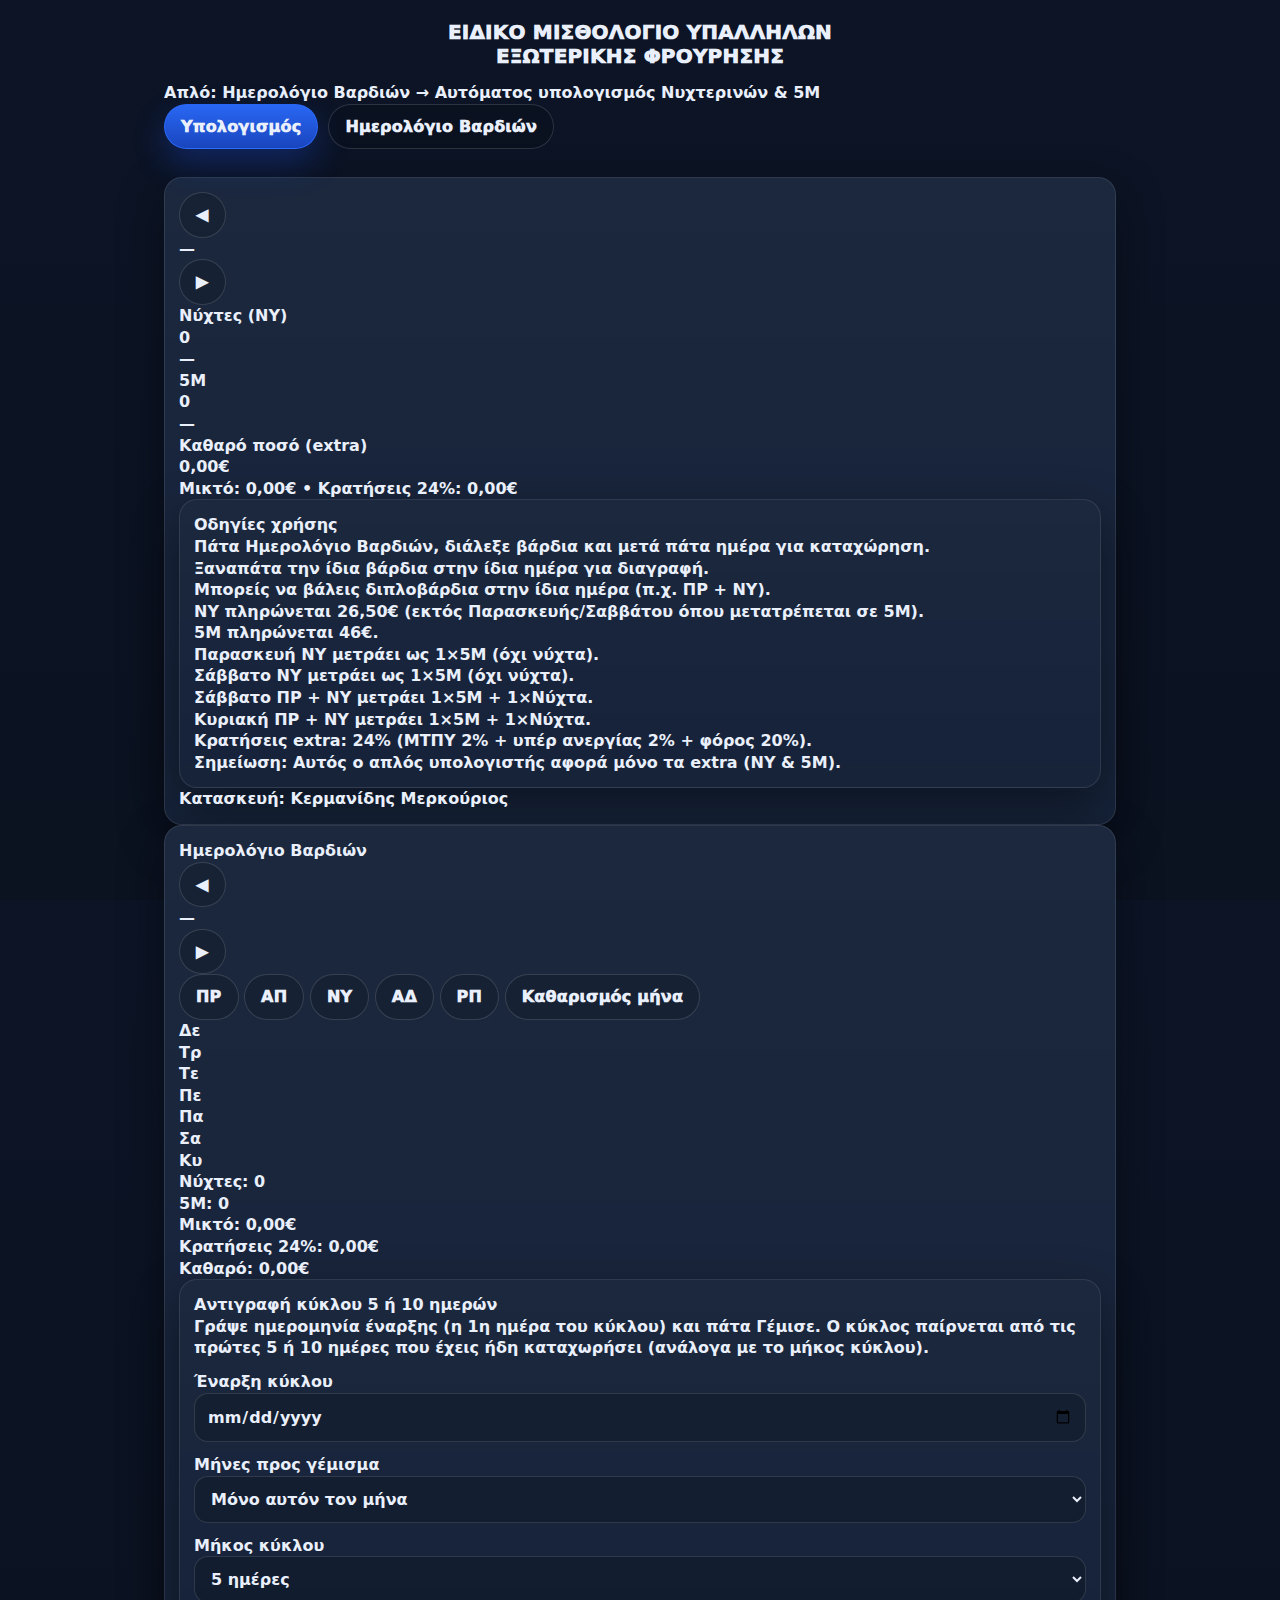
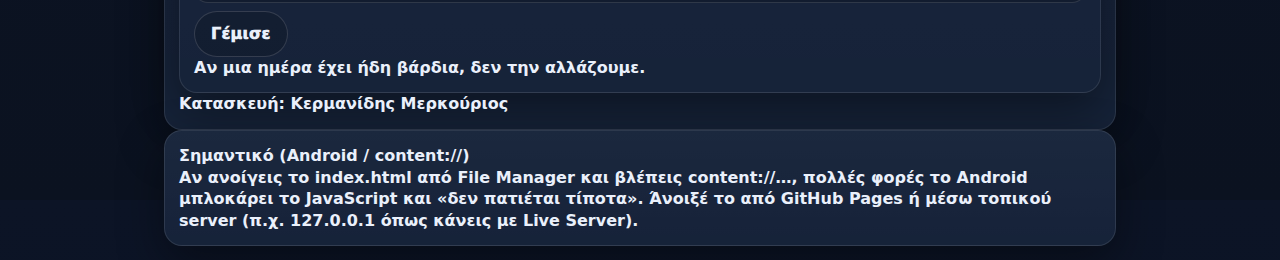
<file: index_cycle_5_10.html>
<!doctype html>
<html lang="el">
<head>
  <meta charset="utf-8" />
  <meta name="viewport" content="width=device-width, initial-scale=1" />
  <title>ΠΟΥΕΦ – Ημερολόγιο Βαρδιών & Extras</title>
  <link rel="stylesheet" href="styles.css" />
</head>
<body>
  <header class="top">
    <div class="wrap">
      <h1>ΕΙΔΙΚΟ ΜΙΣΘΟΛΟΓΙΟ ΥΠΑΛΛΗΛΩΝ<br/>ΕΞΩΤΕΡΙΚΗΣ ΦΡΟΥΡΗΣΗΣ</h1>
      <p class="sub">Απλό: Ημερολόγιο Βαρδιών → Αυτόματος υπολογισμός Νυχτερινών & 5Μ</p>
      <div class="tabs" role="tablist">
        <button id="tabCalcBtn" class="tab active" role="tab" aria-selected="true">Υπολογισμός</button>
        <button id="tabCalBtn" class="tab" role="tab" aria-selected="false">Ημερολόγιο Βαρδιών</button>
      </div>
    </div>
  </header>

  <main class="wrap">
    <section id="tabCalc" class="panel">
      <div class="card">
        <div class="monthRow">
          <button class="nav" id="calcPrev" aria-label="Προηγούμενος μήνας">◀</button>
          <div class="pill" id="calcMonth">—</div>
          <button class="nav" id="calcNext" aria-label="Επόμενος μήνας">▶</button>
        </div>

        <div class="grid2">
          <div class="stat">
            <div class="label">Νύχτες (NY)</div>
            <div class="value" id="calcNights">0</div>
            <div class="small" id="calcNightsDates">—</div>
          </div>
          <div class="stat">
            <div class="label">5Μ</div>
            <div class="value" id="calc5m">0</div>
            <div class="small" id="calc5mDates">—</div>
          </div>
        </div>

        <div class="money">
          <div class="moneyLeft">
            <div class="label">Καθαρό ποσό (extra)</div>
            <div class="big" id="net">0,00€</div>
          </div>
          <div class="moneyRight">
            <div class="small" id="breakdown">Μικτό: 0,00€ • Κρατήσεις 24%: 0,00€</div>
          </div>
        </div>

        <div class="card light">
          <h3>Οδηγίες χρήσης</h3>
          <ul>
            <li>Πάτα <b>Ημερολόγιο Βαρδιών</b>, διάλεξε βάρδια και μετά πάτα ημέρα για καταχώρηση.</li>
            <li>Ξαναπάτα την ίδια <b>βάρδια</b> στην ίδια ημέρα για <b>διαγραφή</b>.</li>
            <li>Μπορείς να βάλεις <b>διπλοβάρδια</b> στην ίδια ημέρα (π.χ. ΠΡ + NY).</li>
            <li><b>NY</b> πληρώνεται 26,50€ (εκτός Παρασκευής/Σαββάτου όπου μετατρέπεται σε 5Μ).</li>
            <li><b>5Μ</b> πληρώνεται 46€.</li>
            <li><b>Παρασκευή NY</b> μετράει ως <b>1×5Μ</b> (όχι νύχτα).</li>
            <li><b>Σάββατο NY</b> μετράει ως <b>1×5Μ</b> (όχι νύχτα).</li>
            <li><b>Σάββατο ΠΡ + NY</b> μετράει <b>1×5Μ + 1×Νύχτα</b>.</li>
            <li><b>Κυριακή ΠΡ + NY</b> μετράει <b>1×5Μ + 1×Νύχτα</b>.</li>
            <li>Κρατήσεις extra: <b>24%</b> (ΜΤΠΥ 2% + υπέρ ανεργίας 2% + φόρος 20%).</li>
          </ul>
          <p class="note">Σημείωση: Αυτός ο απλός υπολογιστής αφορά μόνο τα extra (NY & 5Μ).</p>
        </div>

        <footer class="sig">
          Κατασκευή: <b>Κερμανίδης Μερκούριος</b>
        </footer>
      </div>
    </section>

    <section id="tabCal" class="panel hidden">
      <div class="card">
        <div class="monthRow">
          <div class="title">Ημερολόγιο Βαρδιών</div>
          <button class="nav" id="calPrev" aria-label="Προηγούμενος μήνας">◀</button>
          <div class="pill" id="calMonth">—</div>
          <button class="nav" id="calNext" aria-label="Επόμενος μήνας">▶</button>
        </div>

        <div class="shiftRow" role="group" aria-label="Βάρδιες">
          <button class="shift" data-shift="PR">ΠΡ</button>
          <button class="shift" data-shift="AP">ΑΠ</button>
          <button class="shift" data-shift="NY">ΝΥ</button>
          <button class="shift" data-shift="AD">ΑΔ</button>
          <button class="shift" data-shift="RP">ΡΠ</button>
          <button class="shift danger" id="clearMonth">Καθαρισμός μήνα</button>
        </div>

        <div class="dow">
          <div>Δε</div><div>Τρ</div><div>Τε</div><div>Πε</div><div>Πα</div><div>Σα</div><div>Κυ</div>
        </div>
        <div id="calendar" class="cal"></div>

        <div class="totals">
          <div class="pillSmall">Νύχτες: <span id="tNights">0</span></div>
          <div class="pillSmall">5Μ: <span id="t5m">0</span></div>
          <div class="pillSmall">Μικτό: <span id="tGross">0,00€</span></div>
          <div class="pillSmall">Κρατήσεις 24%: <span id="tDed">0,00€</span></div>
          <div class="pillSmall">Καθαρό: <span id="tNet">0,00€</span></div>
        </div>

        <div class="card light">
          <h3>Αντιγραφή κύκλου 5 ή 10 ημερών</h3>
          <p class="note">Γράψε ημερομηνία έναρξης (η 1η ημέρα του κύκλου) και πάτα <b>Γέμισε</b>. Ο κύκλος παίρνεται από τις πρώτες 5 ή 10 ημέρες που έχεις ήδη καταχωρήσει (ανάλογα με το μήκος κύκλου).</p>
          <div class="cycleRow">
            <label>Έναρξη κύκλου
              <input id="cycleStart" type="date" />
            </label>
            <label>Μήνες προς γέμισμα
              <select id="cycleMonths">
                <option value="1">Μόνο αυτόν τον μήνα</option>
                <option value="3">3 μήνες</option>
                <option value="6">6 μήνες</option>
                <option value="12">12 μήνες</option>
              </select>
            </label>
                        <label>Μήκος κύκλου
              <select id="cycleLength">
                <option value="5" selected>5 ημέρες</option>
                <option value="10">10 ημέρες</option>
              </select>
            </label>

            <button id="fillCycle" class="btn">Γέμισε</button>
          </div>
          <p class="note">Αν μια ημέρα έχει ήδη βάρδια, <b>δεν</b> την αλλάζουμε.</p>
        </div>

        <footer class="sig">Κατασκευή: <b>Κερμανίδης Μερκούριος</b></footer>
      </div>
    </section>

    <section class="card light">
      <h3>Σημαντικό (Android / content://)</h3>
      <p class="note">Αν ανοίγεις το <b>index.html</b> από File Manager και βλέπεις <b>content://…</b>, πολλές φορές το Android μπλοκάρει το JavaScript και «δεν πατιέται τίποτα». Άνοιξέ το από <b>GitHub Pages</b> ή μέσω <b>τοπικού server</b> (π.χ. 127.0.0.1 όπως κάνεις με Live Server).</p>
    </section>
  </main>

  <script src="app.js"></script>
</body>
</html>
</file>
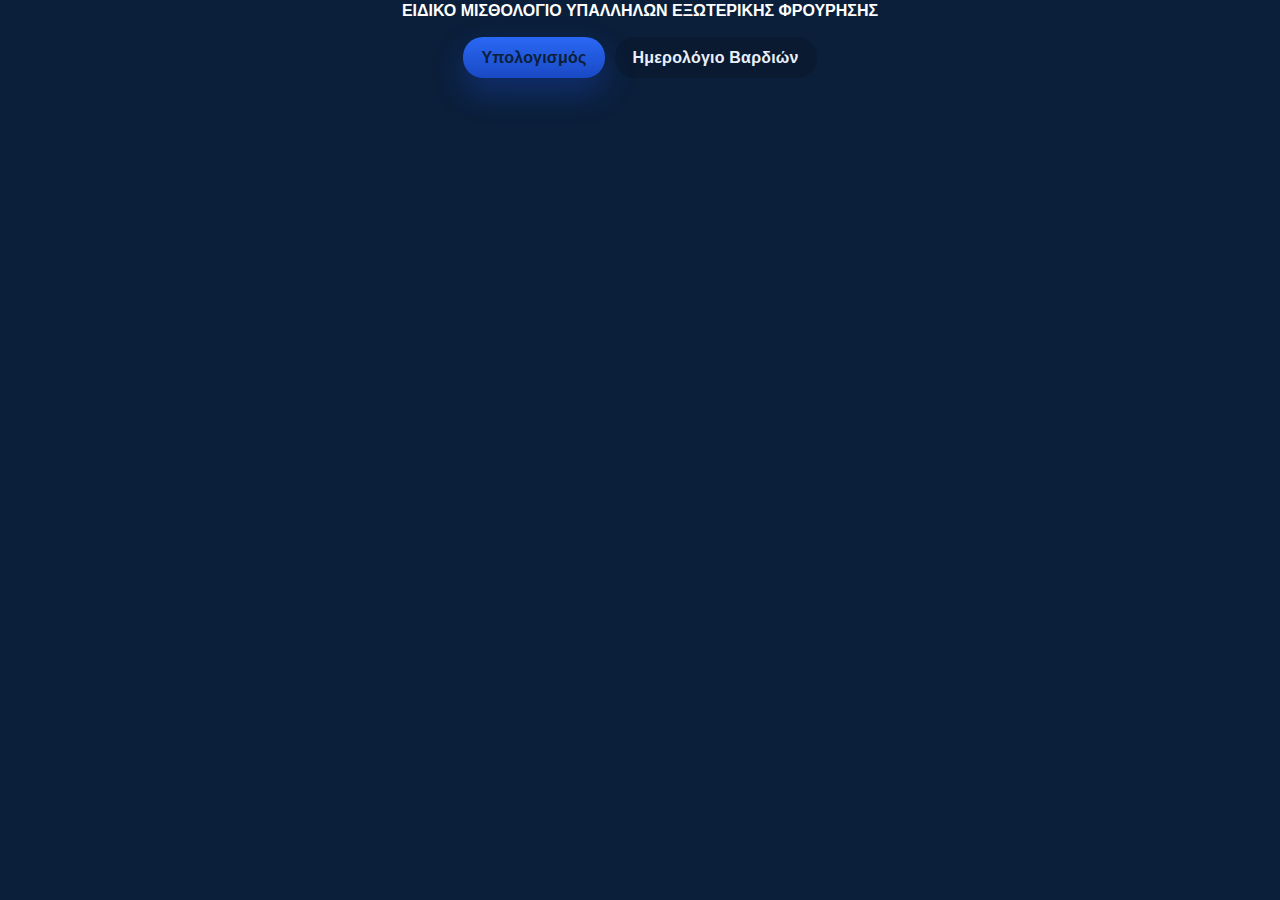
<file: index_FIXED.html>
<!doctype html>
<html lang="el">
<head>
<meta charset="utf-8"/>
<meta name="viewport" content="width=device-width, initial-scale=1"/>
<title>ΠΟΥΕΦ – Ειδικό Μισθολόγιο</title>
<link rel="stylesheet" href="styles.css"/>

<style>
body{background:#0b1f3a;color:white;font-family:Arial;}
.tabsTop{display:flex;gap:10px;justify-content:center;margin:15px 0;}
.tabBtn{padding:10px 18px;border-radius:20px;border:none;font-weight:bold;cursor:pointer;}
.tabActive{background:white;color:#0b1f3a;}
.calRow{display:grid;grid-template-columns:repeat(7,1fr);}
.calDow{background:#081a30;color:white;font-weight:bold;text-align:center;padding:8px 0;}
.calCell{background:#0e2a50;color:white;border:1px solid #163b6c;min-height:70px;padding:6px;position:relative;cursor:pointer;}
.dnum{font-weight:bold;}
.badge{display:block;margin-top:4px;background:#1e40af;border-radius:8px;padding:2px 0;text-align:center;font-size:12px;}
</style>
</head>

<body>

<h2 style="text-align:center;">ΕΙΔΙΚΟ ΜΙΣΘΟΛΟΓΙΟ ΥΠΑΛΛΗΛΩΝ ΕΞΩΤΕΡΙΚΗΣ ΦΡΟΥΡΗΣΗΣ</h2>

<div class="tabsTop">
<button id="tabCalcBtn" class="tabBtn tabActive">Υπολογισμός</button>
<button id="tabCalBtn" class="tabBtn">Ημερολόγιο Βαρδιών</button>
</div>

<div id="tabCalc">
<!-- Το υπάρχον μισθολόγιο σου παραμένει εδώ -->
</div>

<div id="tabCal" style="display:none;">
<div style="display:flex;justify-content:center;gap:10px;margin-bottom:10px;">
<button class="shiftBtn" data-s="PR">ΠΡ</button>
<button class="shiftBtn" data-s="AP">ΑΠ</button>
<button class="shiftBtn" data-s="NY">ΝΥ</button>
<button id="clearMonth">Καθαρισμός</button>
</div>
<div id="calGrid"></div>
</div>

<script src="app.js"></script>
</body>
</html>
</file>
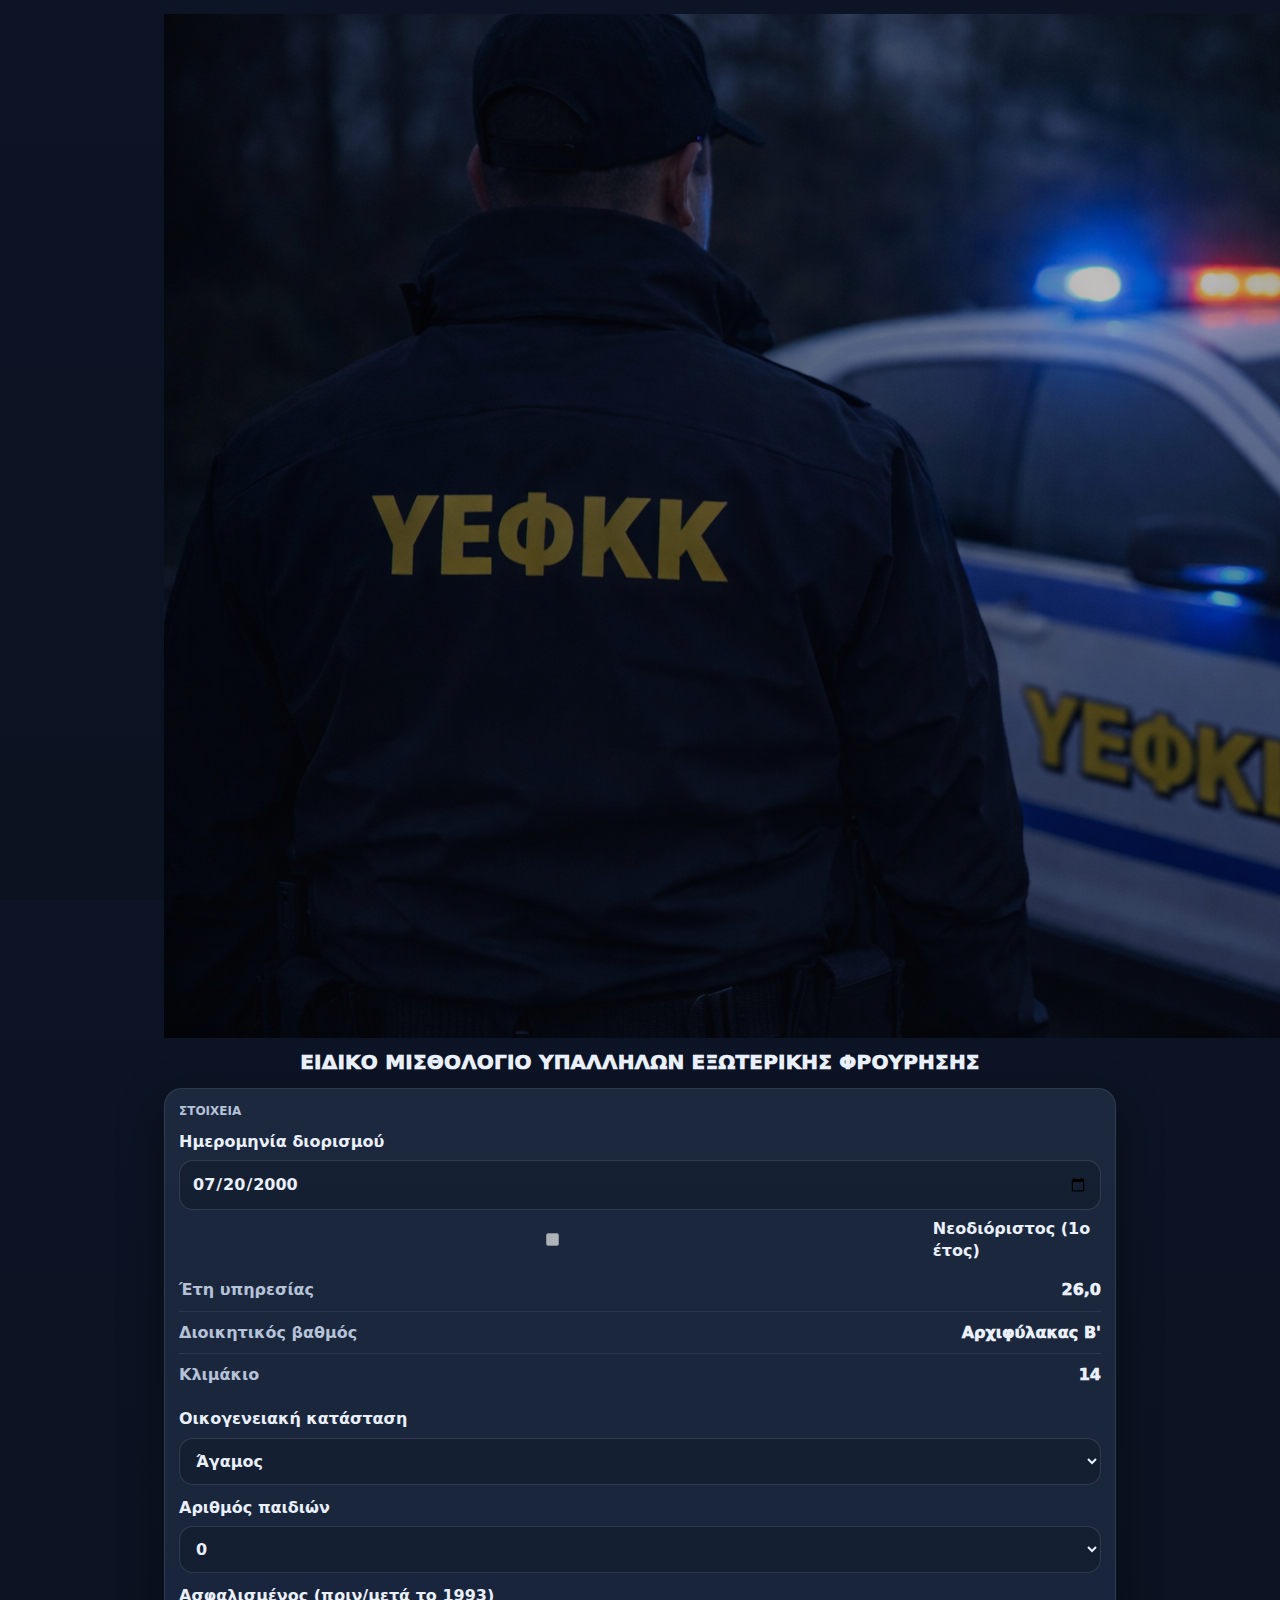
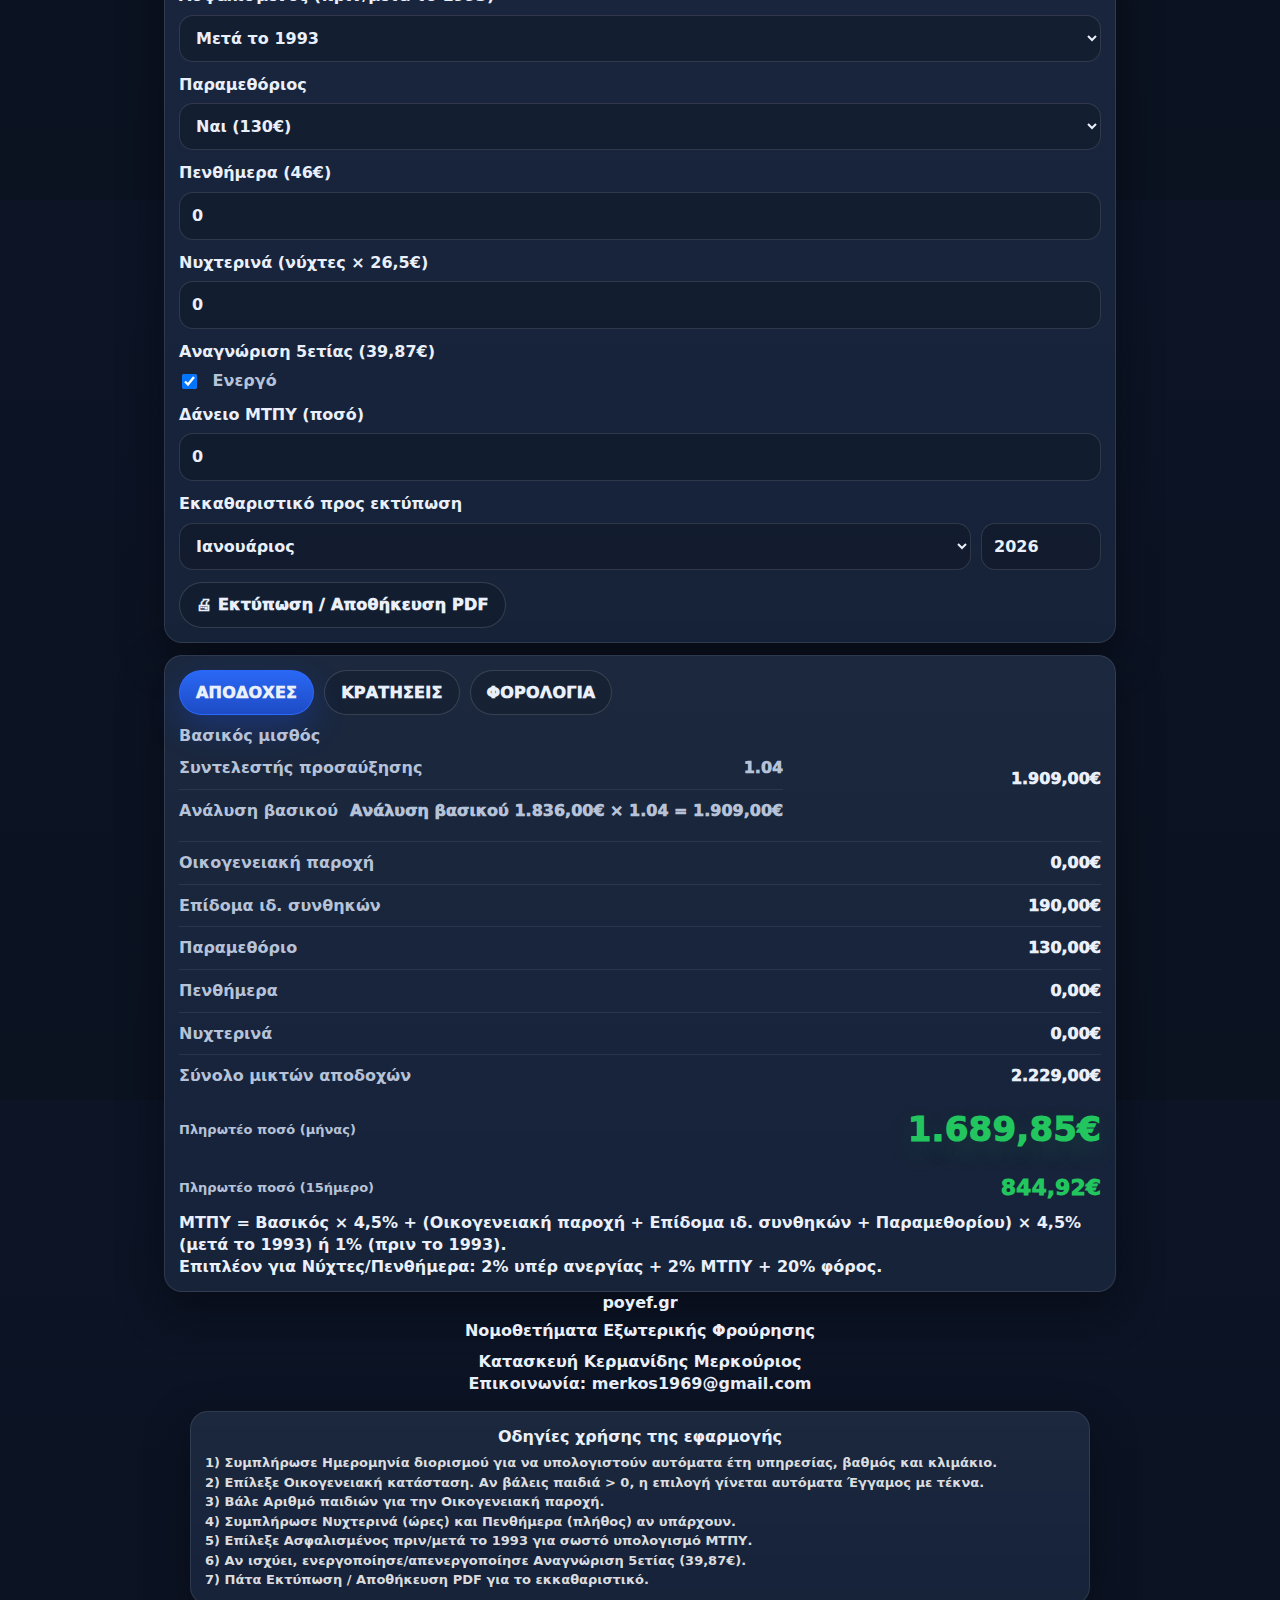
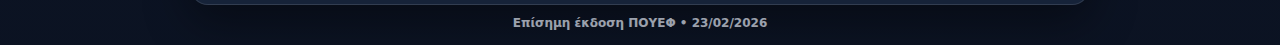
<file: index_ready.html>
<!doctype html>
<html lang="el">
<head> <meta charset="utf-8"/> <meta name="viewport" content="width=device-width, initial-scale=1"/> <title>ΠΟΥΕΦ – Ειδικό Μισθολόγιο</title> <link rel="stylesheet" href="styles.css"/>

<style>
.banner img{
  max-height:220px;
  width:auto;
  display:block;
  margin:0 auto;
}
</style>
</head>

<body>
<div class="wrap"> <img class="banner" src="banner.png" alt="Banner" /> <h1>ΕΙΔΙΚΟ ΜΙΣΘΟΛΟΓΙΟ ΥΠΑΛΛΗΛΩΝ ΕΞΩΤΕΡΙΚΗΣ ΦΡΟΥΡΗΣΗΣ</h1> <div class="grid"> <div class="card"> <div class="l" style="font-size:12px;">ΣΤΟΙΧΕΙΑ</div> <label>Ημερομηνία διορισμού</label> <input id="appointDate" type="date" value="2000-07-20"/> <label style="margin-top:8px; display:flex; gap:8px; align-items:center;"><input type="checkbox" id="neoMtpyEnabled"> Νεοδιόριστος (1ο έτος)</label> <div class="rows"> <div class="row"><div class="l">Έτη υπηρεσίας</div><div class="r" id="yearsOut">—</div></div> <div class="row"><div class="l">Διοικητικός βαθμός</div><div class="r" id="adminGradeOut">—</div></div> <div class="row"><div class="l">Κλιμάκιο</div><div class="r" id="klimOut">—</div></div> </div> <label>Οικογενειακή κατάσταση</label> <select id="status"> <option>Άγαμος</option> <option>Έγγαμος</option> <option>Έγγαμος με τέκνα</option> </select> <label>Αριθμός παιδιών</label> <select id="children"> <option value="0">0</option> <option value="1">1</option> <option value="2">2</option> <option value="3">3</option> <option value="4">4+</option> </select> <!-- Φορολογία αφαιρέθηκε κατόπιν οδηγίας --> <label>Ασφαλισμένος (πριν/μετά το 1993)</label> <select id="after1993"> <option value="after" selected>Μετά το 1993</option> <option value="before">Πριν το 1993</option> </select> <label>Παραμεθόριος</label>
<select id="border">
  <option value="0">Όχι</option>
  <option value="130" selected>Ναι (130€)</option>
</select> <label>Πενθήμερα (46€)</label> <input id="fiveDays" type="number" value="0" min="0" step="1"/> <label>Νυχτερινά (νύχτες × 26,5€)</label> <input id="nightHours" type="number" value="0" min="0" step="1"/> <label>Αναγνώριση 5ετίας (39,87€)</label> <div style="margin-top:6px;"> <input id="fiveRecognize" type="checkbox" checked style="width:auto;transform:scale(1.15);vertical-align:middle;"/> <span class="l" style="margin-left:8px;">Ενεργό</span> </div> <label>Δάνειο ΜΤΠΥ (ποσό)</label> <input id="loanMtpy" type="number" value="0" min="0" step="0.01"/> <div class="divider"></div> <label>Εκκαθαριστικό προς εκτύπωση</label> <div style="display:flex;gap:10px;margin-top:6px;"> <select id="payslipMonth" style="flex:1;"><option value="0">Ιανουάριος</option><option value="1">Φεβρουάριος</option><option value="2">Μάρτιος</option><option value="3">Απρίλιος</option><option value="4">Μάιος</option><option value="5">Ιούνιος</option><option value="6">Ιούλιος</option><option value="7">Αύγουστος</option><option value="8">Σεπτέμβριος</option><option value="9">Οκτώβριος</option><option value="10">Νοέμβριος</option><option value="11">Δεκέμβριος</option></select> <input id="payslipYear" type="number" value="2026" min="2000" max="2100" style="width:120px;"/> </div> <div style="margin-top:12px;"> <button class="btn" id="btnPrint">🖨 Εκτύπωση / Αποθήκευση PDF</button> </div>  </div> <div class="card"> <div class="tabs"> <div class="tab active" id="tabE">ΑΠΟΔΟΧΕΣ</div> <div class="tab" id="tabD">ΚΡΑΤΗΣΕΙΣ</div> <div class="tab" id="tabT">ΦΟΡΟΛΟΓΙΑ</div> </div> <div id="panelE" style="display:block;"> <div class="rows"> <div class="row"><div class="l">Βασικός μισθός
<div class='row'><div class='l'>Συντελεστής προσαύξησης</div><div class='r' id='coefDisplay'>1.00</div></div>
<div class='row'>
  <div class='l'>Ανάλυση βασικού</div>
  <div class='r' id='basicAnalysis'>0,00€ × 1.00 = 0,00€</div>
</div></div><div class="r" id="oBase">—</div></div> <div class="row"><div class="l">Οικογενειακή παροχή</div><div class="r" id="oFam">—</div></div> <div class="row"><div class="l">Επίδομα ιδ. συνθηκών</div><div class="r" id="oSpecial">—</div></div> <div class="row"><div class="l">Παραμεθόριο</div><div class="r" id="oBorder">—</div></div> <div class="row"><div class="l">Πενθήμερα</div><div class="r" id="oFive">—</div></div> <div class="row"><div class="l">Νυχτερινά</div><div class="r" id="oNight">—</div></div> <div class="row"><div class="l">Σύνολο μικτών αποδοχών</div><div class="r" id="oGross">—</div></div> </div> </div> <div id="panelD" style="display:none;"> <div class="l" style="margin-top:6px;font-size:12px;">Κρατήσεις κύριων αποδοχών</div> <div class="rows"> <div class="row"><div class="l">ΕΦΚΑ σύνταξη (6,67%)</div><div class="r" id="dEfka">—</div></div> <div class="row"><div class="l">Υγειονομική (2,05%)</div><div class="r" id="dHealth">—</div></div> <div class="row"><div class="l">ΤΠΔΥ (4%)</div><div class="r" id="dTpdy">—</div></div> <div class="row"><div class="l">ΤΕΑΔΥ (3%)</div><div class="r" id="dTeady">—</div></div> <div class="row"><div class="l">Ανεργία (2%)</div><div class="r" id="dUnempMain">—</div></div> <div class="row"><div class="l">ΜΤΠΥ (4,5% / 1%)</div><div class="r" id="dMtpyMain">—</div></div> <div class="row"><div class="l">ΜΤΠΥ Νεοδιόριστου (1/12 βασικού, 1ο έτος)</div><div class="r" id="dMtpyNeo">—</div></div> <div class="row"><div class="l">Αναγνώριση 5ετίας</div><div class="r" id="d5y">—</div></div> <div class="row"><div class="l">ΠΟΥΕΦ</div><div class="r" id="dPouef">—</div></div> <div class="row"><div class="l">Δάνειο ΜΤΠΥ</div><div class="r" id="dLoan">—</div></div> <div class="row"><div class="l"><div class="row"><div class="l">Μηνιαίος φόρος</div><div class="r" id="dTax">0,00€</div></div>
Σύνολο κρατήσεων κύριων</div><div class="r" id="dMainTotal">—</div></div> </div> <div class="l" style="margin-top:10px;font-size:12px;">Κρατήσεις νυχτερινών & πενθημέρων</div> <div class="rows"> <div class="row"><div class="l">Ανεργία 2% (Νύχτες + Πενθήμερα)</div><div class="r" id="dUnempExtra">—</div></div> <div class="row"><div class="l">ΜΤΠΥ 2% (Νύχτες + Πενθήμερα)</div><div class="r" id="dMtpyExtra">—</div></div> <div class="row"><div class="l">Φόρος 20% (Νύχτες + Πενθήμερα)</div><div class="r" id="dTaxExtra">—</div></div> <div class="row"><div class="l">Σύνολο κρατήσεων νυχτερινών & πενθημέρων</div><div class="r" id="dExtraTotal">—</div></div> <div class="row"><div class="l">Σύνολο κρατήσεων</div><div class="r" id="dTotal">—</div></div> </div> </div> <div class="divider"></div> <div class="row" style="border-bottom:0;"> <div class="l" style="font-size:13px;">Πληρωτέο ποσό (μήνας)</div> <div class="bigGreen" id="netOut">—</div> </div> <div class="row" style="border-bottom:0;"> <div class="l" style="font-size:13px;">Πληρωτέο ποσό (15ήμερο)</div> <div class="r" style="font-size:22px;color:var(--green);" id="net15Out">—</div> </div> <div class="note"> ΜΤΠΥ = Βασικός × 4,5% + (Οικογενειακή παροχή + Επίδομα ιδ. συνθηκών + Παραμεθορίου) × 4,5% (μετά το 1993) ή 1% (πριν το 1993).<br/> Επιπλέον για Νύχτες/Πενθήμερα: 2% υπέρ ανεργίας + 2% ΜΤΠΥ + 20% φόρος. </div> </div> </div> 

    <div id="panelT" style="display:none;">
      <div class="card">
        <div style="font-weight:900;margin-bottom:10px;">Φορολογία (ενημερωτικά)</div>
        <label>Ηλικιακή κατηγορία</label>
        <select id="taxAge">
          <option value="over30" selected>Άνω των 30</option>
          <option value="26to30">26–30</option>
          <option value="upto25">Έως 25</option>
        </select>
        <label>Τέκνα (t)</label>
        <select id="taxKids">
          <option value="0" selected>0</option>
          <option value="1">1</option>
          <option value="2">2</option>
          <option value="3">3</option>
          <option value="4">4+</option>
        </select>

        <div class="rows" style="margin-top:12px;">
          <div class="row"><div class="l">Ετήσιο φορολογητέο εισόδημα</div><div class="r" id="taxAnnualIncome">0,00€</div></div>
          <div class="row"><div class="l">Ετήσιος φόρος (κλίμακα)</div><div class="r" id="taxAnnual">0,00€</div></div>
          <div class="row"><div class="l">Μηνιαίος φόρος (ενδεικτικά)</div><div class="r" id="taxMonthly">0,00€</div></div>
<label style="margin-top:10px; display:block;"><input type="checkbox" id="applyTax"> Αφαίρεση μηνιαίου φόρου από το πληρωτέο</label>
        </div>

        <div class="note" style="margin-top:10px;">
          Υπολογισμός με βάση: (Μεικτά - κρατήσεις) × 12 και τους αντίστοιχους συντελεστές ανά ηλικία/τέκνα.
        </div>
      </div>
    </div>

<footer>
  <div style="display:flex;flex-direction:column;gap:10px;align-items:center;text-align:center;">
    <div style="display:flex;flex-direction:column;gap:6px;">
      <a href="https://poyef.gr" target="_blank" rel="noopener">poyef.gr</a>
      <a href="nomothetimata.pdf" target="_blank" rel="noopener">Νομοθετήματα Εξωτερικής Φρούρησης</a>
    </div>

    <div>
      Κατασκευή Κερμανίδης Μερκούριος<br/>
      Επικοινωνία: merkos1969@gmail.com
    </div>

    <div class="card" style="max-width:900px;width:100%;margin-top:6px;">
      <div style="font-weight:900;margin-bottom:6px;">Οδηγίες χρήσης της εφαρμογής</div>
      <div style="text-align:left;color:rgba(255,255,255,.85);font-size:13px;line-height:1.5;">
        1) Συμπλήρωσε <b>Ημερομηνία διορισμού</b> για να υπολογιστούν αυτόματα <b>έτη υπηρεσίας</b>, <b>βαθμός</b> και <b>κλιμάκιο</b>.<br/>
        2) Επίλεξε <b>Οικογενειακή κατάσταση</b>. Αν βάλεις <b>παιδιά &gt; 0</b>, η επιλογή γίνεται αυτόματα <b>Έγγαμος με τέκνα</b>.<br/>
        3) Βάλε <b>Αριθμό παιδιών</b> για την <b>Οικογενειακή παροχή</b>.<br/>
        4) Συμπλήρωσε <b>Νυχτερινά</b> (ώρες) και <b>Πενθήμερα</b> (πλήθος) αν υπάρχουν.<br/>
        5) Επίλεξε <b>Ασφαλισμένος πριν/μετά το 1993</b> για σωστό υπολογισμό <b>ΜΤΠΥ</b>.<br/>
        6) Αν ισχύει, ενεργοποίησε/απενεργοποίησε <b>Αναγνώριση 5ετίας</b> (39,87€).<br/>
        7) Πάτα <b>Εκτύπωση / Αποθήκευση PDF</b> για το εκκαθαριστικό.
      </div>
    </div>
  </div>
<div style="text-align:center;opacity:.65;font-size:12px;margin:10px 0 0 0;">Επίσημη έκδοση ΠΟΥΕΦ • 23/02/2026</div>
</footer>
 </div> <script src="app.js"></script>
</body>
</html>
</file>
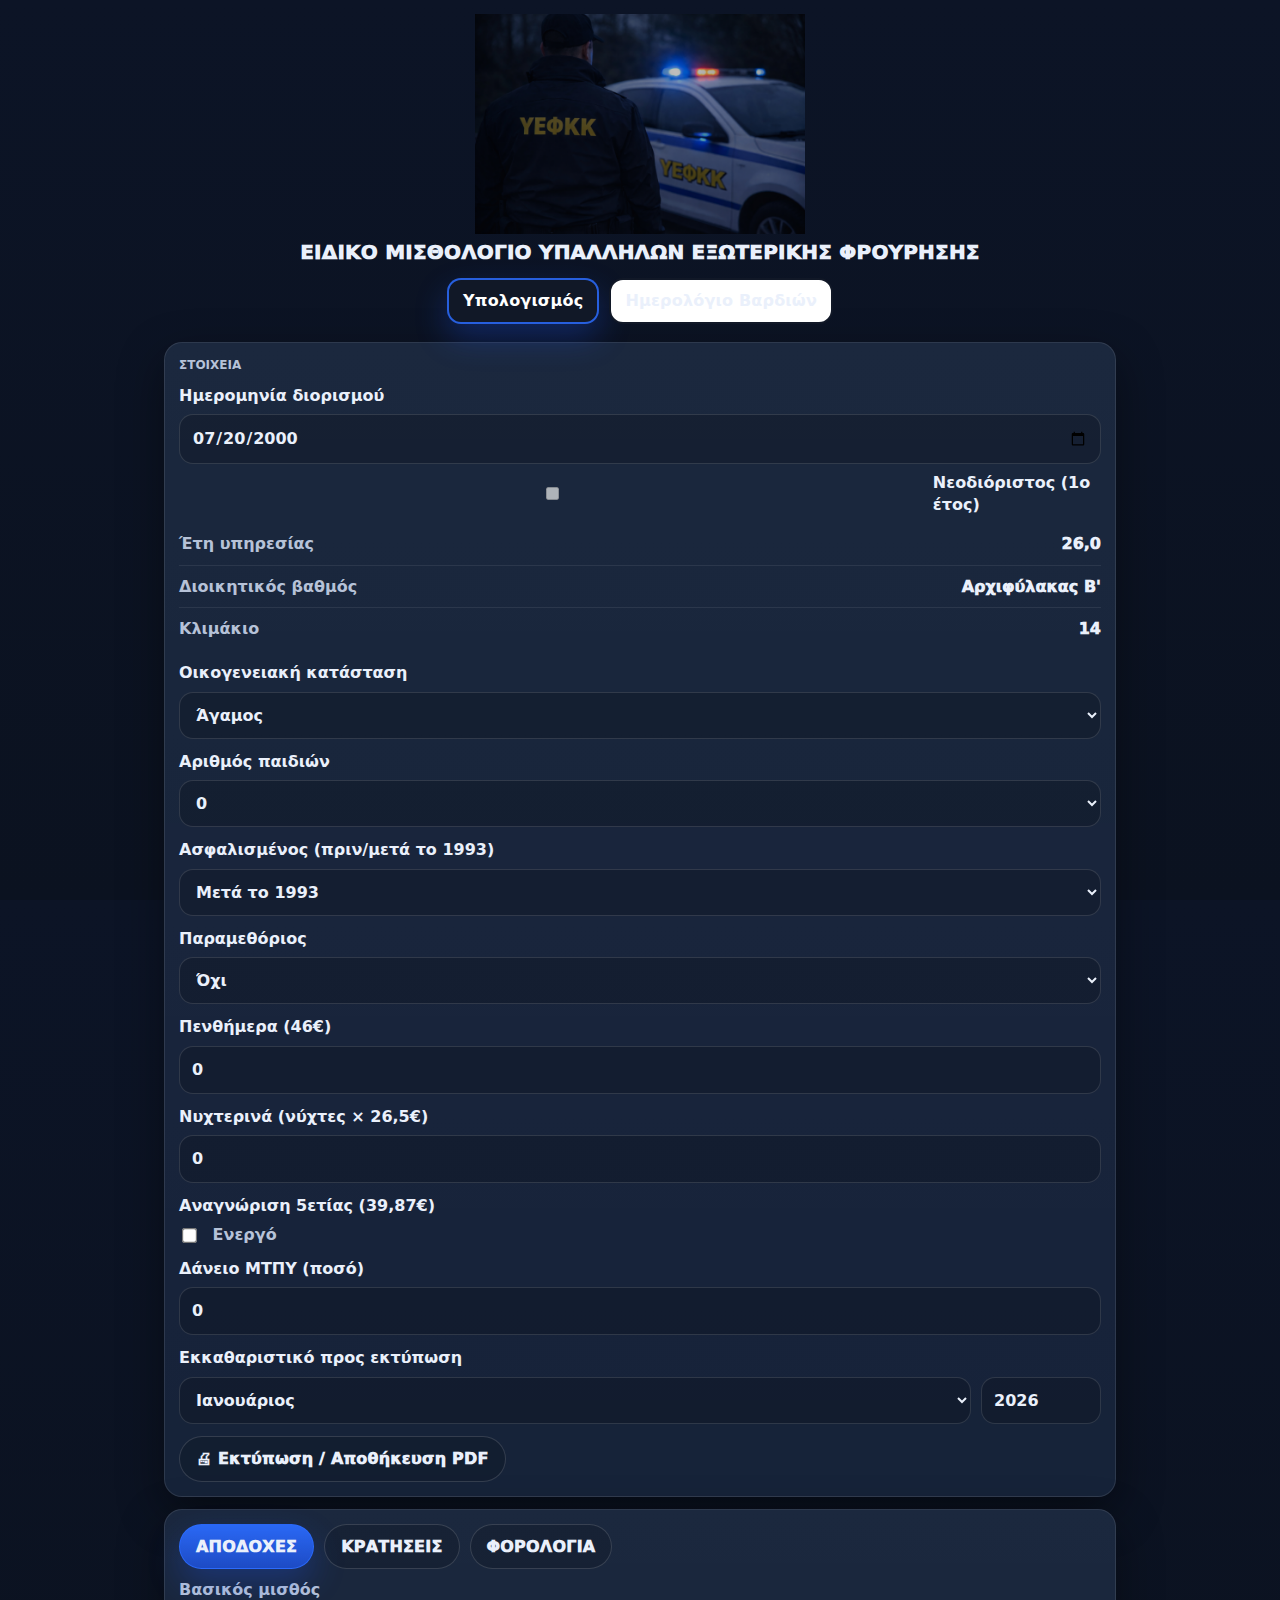
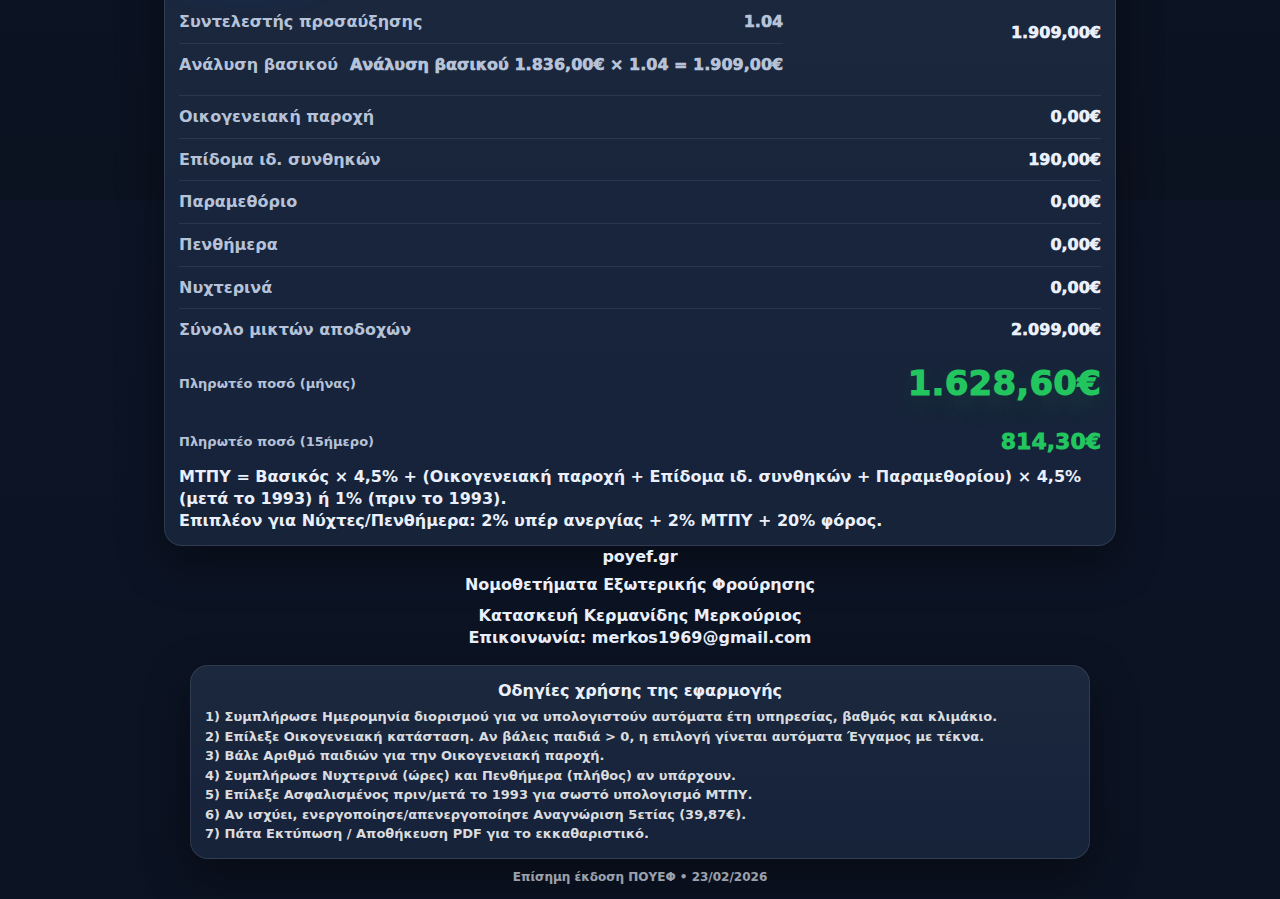
<file: index_v81_calendar_fixed.html>
<!doctype html>
<html lang="el">
<head> <meta charset="utf-8"/> <meta name="viewport" content="width=device-width, initial-scale=1"/> <title>ΠΟΥΕΦ – Ειδικό Μισθολόγιο</title> <link rel="stylesheet" href="styles.css"/>

<style>
.banner img{
  max-height:220px;
  width:auto;
  display:block;
  margin:0 auto;
}

.tabBtn{
  border:2px solid #111827;
  background:#ffffff;
  padding:10px 14px;
  border-radius:14px;
  font-weight:900;
}
.tabBtn.tabActive{
  background:#111827;
  color:#ffffff;
}


.shiftBtn{
  border:2px solid #111827;
  border-radius:14px;
  padding:10px 12px;
  font-weight:1000;
  background:#fff;
}
.shiftBtn.active{
  background:#111827;
  color:#fff;
}
.calRow{display:grid; grid-template-columns:repeat(7,1fr);}
.calDow{background:#e5e7eb; font-weight:1000; text-align:center; padding:8px 0; border-bottom:2px solid #111827;}
.calCell{min-height:62px; border-right:1px solid #111827; border-bottom:1px solid #111827; padding:6px; position:relative; background:#fff;}
.calCell:nth-child(7n){border-right:none;}
.calCell.out{background:#f3f4f6; color:#6b7280;}
.calCell.wk{background:#9ca3af;}
.calCell .dnum{font-weight:1000;}
.badge{position:absolute; bottom:6px; left:6px; right:6px; text-align:center; border-radius:10px; padding:6px 0; font-weight:1100; color:#fff;}
.badge.PR{background:#0048ff;}
.badge.AP{background:#ff5a00;}
.badge.NY{background:#0b3d91;}
.badge.AD{background:#7dd3fc; color:#0b1b3a;}
.badge.RP{background:#dc2626;}


/* --- FIX: banner was blocking clicks on tabs --- */
img.banner{
  max-height:220px;
  width:auto;
  display:block;
  margin:0 auto;
  pointer-events:none;
}
/* Keep tabs above any overlapping elements */
.tabs{position:relative; z-index:5;}

/* --- Calendar: dark blue with white text (requested) --- */
.calDow{
  background:#081a30 !important;
  color:#ffffff !important;
  font-weight:1000 !important;
}
.calCell{
  background:#0b1f3a !important;
  color:#ffffff !important;
}
.calCell .dnum{color:#ffffff !important;}

</style>
</head>

<body>
<div class="wrap"> <img class="banner" src="banner.png" alt="Banner" /> <h1>ΕΙΔΙΚΟ ΜΙΣΘΟΛΟΓΙΟ ΥΠΑΛΛΗΛΩΝ ΕΞΩΤΕΡΙΚΗΣ ΦΡΟΥΡΗΣΗΣ</h1>

<div class="tabs" style="display:flex; gap:10px; justify-content:center; margin:14px 0 18px;">
  <button id="tabBtnCalc" class="tabBtn tabActive" type="button">Υπολογισμός</button>
  <button id="tabBtnCal" class="tabBtn" type="button">Ημερολόγιο Βαρδιών</button>
</div>
 <div id="tabCalc">
<div class="grid"> <div class="card"> <div class="l" style="font-size:12px;">ΣΤΟΙΧΕΙΑ</div> <label>Ημερομηνία διορισμού</label> <input id="appointDate" type="date" value="2000-07-20"/> <label style="margin-top:8px; display:flex; gap:8px; align-items:center;"><input type="checkbox" id="neoMtpyEnabled"> Νεοδιόριστος (1ο έτος)</label> <div class="rows"> <div class="row"><div class="l">Έτη υπηρεσίας</div><div class="r" id="yearsOut">—</div></div> <div class="row"><div class="l">Διοικητικός βαθμός</div><div class="r" id="adminGradeOut">—</div></div> <div class="row"><div class="l">Κλιμάκιο</div><div class="r" id="klimOut">—</div></div> </div> <label>Οικογενειακή κατάσταση</label> <select id="status"> <option>Άγαμος</option> <option>Έγγαμος</option> <option>Έγγαμος με τέκνα</option> </select> <label>Αριθμός παιδιών</label> <select id="children"> <option value="0">0</option> <option value="1">1</option> <option value="2">2</option> <option value="3">3</option> <option value="4">4+</option> </select> <!-- Φορολογία αφαιρέθηκε κατόπιν οδηγίας --> <label>Ασφαλισμένος (πριν/μετά το 1993)</label> <select id="after1993"> <option value="after" selected>Μετά το 1993</option> <option value="before">Πριν το 1993</option> </select> <label>Παραμεθόριος</label>
<select id="border">
  <option value="0">Όχι</option>
  <option value="130" selected>Ναι (130€)</option>
</select> <label>Πενθήμερα (46€)</label> <input id="fiveDays" type="number" value="0" min="0" step="1"/> <label>Νυχτερινά (νύχτες × 26,5€)</label> <input id="nightHours" type="number" value="0" min="0" step="1"/> <label>Αναγνώριση 5ετίας (39,87€)</label> <div style="margin-top:6px;"> <input id="fiveRecognize" type="checkbox" checked style="width:auto;transform:scale(1.15);vertical-align:middle;"/> <span class="l" style="margin-left:8px;">Ενεργό</span> </div> <label>Δάνειο ΜΤΠΥ (ποσό)</label> <input id="loanMtpy" type="number" value="0" min="0" step="0.01"/> <div class="divider"></div> <label>Εκκαθαριστικό προς εκτύπωση</label> <div style="display:flex;gap:10px;margin-top:6px;"> <select id="payslipMonth" style="flex:1;"><option value="0">Ιανουάριος</option><option value="1">Φεβρουάριος</option><option value="2">Μάρτιος</option><option value="3">Απρίλιος</option><option value="4">Μάιος</option><option value="5">Ιούνιος</option><option value="6">Ιούλιος</option><option value="7">Αύγουστος</option><option value="8">Σεπτέμβριος</option><option value="9">Οκτώβριος</option><option value="10">Νοέμβριος</option><option value="11">Δεκέμβριος</option></select> <input id="payslipYear" type="number" value="2026" min="2000" max="2100" style="width:120px;"/> </div> <div style="margin-top:12px;"> <button class="btn" id="btnPrint">🖨 Εκτύπωση / Αποθήκευση PDF</button> </div>  </div> <div class="card"> <div class="tabs"> <div class="tab active" id="tabE">ΑΠΟΔΟΧΕΣ</div> <div class="tab" id="tabD">ΚΡΑΤΗΣΕΙΣ</div> <div class="tab" id="tabT">ΦΟΡΟΛΟΓΙΑ</div> </div> <div id="panelE" style="display:block;"> <div class="rows"> <div class="row"><div class="l">Βασικός μισθός
<div class='row'><div class='l'>Συντελεστής προσαύξησης</div><div class='r' id='coefDisplay'>1.00</div></div>
<div class='row'>
  <div class='l'>Ανάλυση βασικού</div>
  <div class='r' id='basicAnalysis'>0,00€ × 1.00 = 0,00€</div>
</div></div><div class="r" id="oBase">—</div></div> <div class="row"><div class="l">Οικογενειακή παροχή</div><div class="r" id="oFam">—</div></div> <div class="row"><div class="l">Επίδομα ιδ. συνθηκών</div><div class="r" id="oSpecial">—</div></div> <div class="row"><div class="l">Παραμεθόριο</div><div class="r" id="oBorder">—</div></div> <div class="row"><div class="l">Πενθήμερα</div><div class="r" id="oFive">—</div></div> <div class="row"><div class="l">Νυχτερινά</div><div class="r" id="oNight">—</div></div> <div class="row"><div class="l">Σύνολο μικτών αποδοχών</div><div class="r" id="oGross">—</div></div> </div> </div> <div id="panelD" style="display:none;"> <div class="l" style="margin-top:6px;font-size:12px;">Κρατήσεις κύριων αποδοχών</div> <div class="rows"> <div class="row"><div class="l">ΕΦΚΑ σύνταξη (6,67%)</div><div class="r" id="dEfka">—</div></div> <div class="row"><div class="l">Υγειονομική (2,05%)</div><div class="r" id="dHealth">—</div></div> <div class="row"><div class="l">ΤΠΔΥ (4%)</div><div class="r" id="dTpdy">—</div></div> <div class="row"><div class="l">ΤΕΑΔΥ (3%)</div><div class="r" id="dTeady">—</div></div> <div class="row"><div class="l">Ανεργία (2%)</div><div class="r" id="dUnempMain">—</div></div> <div class="row"><div class="l">ΜΤΠΥ (4,5% / 1%)</div><div class="r" id="dMtpyMain">—</div></div> <div class="row"><div class="l">ΜΤΠΥ Νεοδιόριστου (1/12 βασικού, 1ο έτος)</div><div class="r" id="dMtpyNeo">—</div></div> <div class="row"><div class="l">Αναγνώριση 5ετίας</div><div class="r" id="d5y">—</div></div> <div class="row"><div class="l">ΠΟΥΕΦ</div><div class="r" id="dPouef">—</div></div> <div class="row"><div class="l">Δάνειο ΜΤΠΥ</div><div class="r" id="dLoan">—</div></div> <div class="row"><div class="l"><div class="row"><div class="l">Μηνιαίος φόρος</div><div class="r" id="dTax">0,00€</div></div>
Σύνολο κρατήσεων κύριων</div><div class="r" id="dMainTotal">—</div></div> </div> <div class="l" style="margin-top:10px;font-size:12px;">Κρατήσεις νυχτερινών & πενθημέρων</div> <div class="rows"> <div class="row"><div class="l">Ανεργία 2% (Νύχτες + Πενθήμερα)</div><div class="r" id="dUnempExtra">—</div></div> <div class="row"><div class="l">ΜΤΠΥ 2% (Νύχτες + Πενθήμερα)</div><div class="r" id="dMtpyExtra">—</div></div> <div class="row"><div class="l">Φόρος 20% (Νύχτες + Πενθήμερα)</div><div class="r" id="dTaxExtra">—</div></div> <div class="row"><div class="l">Σύνολο κρατήσεων νυχτερινών & πενθημέρων</div><div class="r" id="dExtraTotal">—</div></div> <div class="row"><div class="l">Σύνολο κρατήσεων</div><div class="r" id="dTotal">—</div></div> </div> </div> <div class="divider"></div> <div class="row" style="border-bottom:0;"> <div class="l" style="font-size:13px;">Πληρωτέο ποσό (μήνας)</div> <div class="bigGreen" id="netOut">—</div> </div> <div class="row" style="border-bottom:0;"> <div class="l" style="font-size:13px;">Πληρωτέο ποσό (15ήμερο)</div> <div class="r" style="font-size:22px;color:var(--green);" id="net15Out">—</div> </div> <div class="note"> ΜΤΠΥ = Βασικός × 4,5% + (Οικογενειακή παροχή + Επίδομα ιδ. συνθηκών + Παραμεθορίου) × 4,5% (μετά το 1993) ή 1% (πριν το 1993).<br/> Επιπλέον για Νύχτες/Πενθήμερα: 2% υπέρ ανεργίας + 2% ΜΤΠΥ + 20% φόρος. </div> </div> </div> 

    <div id="panelT" style="display:none;">
      <div class="card">
        <div style="font-weight:900;margin-bottom:10px;">Φορολογία (ενημερωτικά)</div>
        <label>Ηλικιακή κατηγορία</label>
        <select id="taxAge">
          <option value="over30" selected>Άνω των 30</option>
          <option value="26to30">26–30</option>
          <option value="upto25">Έως 25</option>
        </select>
        <label>Τέκνα (t)</label>
        <select id="taxKids">
          <option value="0" selected>0</option>
          <option value="1">1</option>
          <option value="2">2</option>
          <option value="3">3</option>
          <option value="4">4+</option>
        </select>

        <div class="rows" style="margin-top:12px;">
          <div class="row"><div class="l">Ετήσιο φορολογητέο εισόδημα</div><div class="r" id="taxAnnualIncome">0,00€</div></div>
          <div class="row"><div class="l">Ετήσιος φόρος (κλίμακα)</div><div class="r" id="taxAnnual">0,00€</div></div>
          <div class="row"><div class="l">Μηνιαίος φόρος (ενδεικτικά)</div><div class="r" id="taxMonthly">0,00€</div></div>
<label style="margin-top:10px; display:block;"><input type="checkbox" id="applyTax"> Αφαίρεση μηνιαίου φόρου από το πληρωτέο</label>
        </div>

        <div class="note" style="margin-top:10px;">
          Υπολογισμός με βάση: (Μεικτά - κρατήσεις) × 12 και τους αντίστοιχους συντελεστές ανά ηλικία/τέκνα.
        </div>
      </div>
    </div>

<footer>
  <div style="display:flex;flex-direction:column;gap:10px;align-items:center;text-align:center;">
    <div style="display:flex;flex-direction:column;gap:6px;">
      <a href="https://poyef.gr" target="_blank" rel="noopener">poyef.gr</a>
      <a href="nomothetimata.pdf" target="_blank" rel="noopener">Νομοθετήματα Εξωτερικής Φρούρησης</a>
    </div>

    <div>
      Κατασκευή Κερμανίδης Μερκούριος<br/>
      Επικοινωνία: merkos1969@gmail.com
    </div>

    <div class="card" style="max-width:900px;width:100%;margin-top:6px;">
      <div style="font-weight:900;margin-bottom:6px;">Οδηγίες χρήσης της εφαρμογής</div>
      <div style="text-align:left;color:rgba(255,255,255,.85);font-size:13px;line-height:1.5;">
        1) Συμπλήρωσε <b>Ημερομηνία διορισμού</b> για να υπολογιστούν αυτόματα <b>έτη υπηρεσίας</b>, <b>βαθμός</b> και <b>κλιμάκιο</b>.<br/>
        2) Επίλεξε <b>Οικογενειακή κατάσταση</b>. Αν βάλεις <b>παιδιά &gt; 0</b>, η επιλογή γίνεται αυτόματα <b>Έγγαμος με τέκνα</b>.<br/>
        3) Βάλε <b>Αριθμό παιδιών</b> για την <b>Οικογενειακή παροχή</b>.<br/>
        4) Συμπλήρωσε <b>Νυχτερινά</b> (ώρες) και <b>Πενθήμερα</b> (πλήθος) αν υπάρχουν.<br/>
        5) Επίλεξε <b>Ασφαλισμένος πριν/μετά το 1993</b> για σωστό υπολογισμό <b>ΜΤΠΥ</b>.<br/>
        6) Αν ισχύει, ενεργοποίησε/απενεργοποίησε <b>Αναγνώριση 5ετίας</b> (39,87€).<br/>
        7) Πάτα <b>Εκτύπωση / Αποθήκευση PDF</b> για το εκκαθαριστικό.
      </div>
    </div>
  </div>
<div style="text-align:center;opacity:.65;font-size:12px;margin:10px 0 0 0;">Επίσημη έκδοση ΠΟΥΕΦ • 23/02/2026</div>
</footer>
 </div> 
</div><!-- /tabCalc -->

<div id="tabCal" style="display:none;">
  <div class="card" style="margin-top:0;">
    <div class="l" style="font-size:12px;">ΗΜΕΡΟΛΟΓΙΟ ΒΑΡΔΙΩΝ</div>

    <div style="display:flex; align-items:center; justify-content:space-between; gap:10px; margin-top:10px;">
      <button id="calPrev" class="tabBtn" type="button" style="padding:8px 12px;">◀</button>
      <div id="calLabel" style="font-weight:1000; font-size:18px;"></div>
      <button id="calNext" class="tabBtn" type="button" style="padding:8px 12px;">▶</button>
    </div>

    <div style="display:flex; gap:10px; flex-wrap:wrap; margin-top:12px; justify-content:center;">
      <button class="shiftBtn" data-shift="PR" type="button">ΠΡ</button>
      <button class="shiftBtn" data-shift="AP" type="button">ΑΠ</button>
      <button class="shiftBtn" data-shift="NY" type="button">ΝΥ</button>
      <button class="shiftBtn" data-shift="AD" type="button">ΑΔ</button>
      <button class="shiftBtn" data-shift="RP" type="button">Ρ</button>
      <button class="shiftBtn" data-shift="CLR" type="button">⟲ Καθαρισμός</button>
    </div>
    <div style="text-align:center; margin-top:8px; font-size:12px; opacity:.8;">
      Πατάς μια βάρδια και μετά πατάς ημέρα. Ξαναπάτημα την αφαιρεί.
    </div>

    <div id="calGrid" style="margin-top:14px; border:2px solid #111827; border-radius:14px; overflow:hidden;"></div>

    <div class="rows" style="margin-top:14px;">
      <div class="row"><div class="l">Νυχτερινά (για μισθολόγιο)</div><div class="r" id="calNights">0</div></div>
      <div class="row"><div class="l">Πενθήμερα 5Μ (για μισθολόγιο)</div><div class="r" id="calFives">0</div></div>
    </div>

    <div style="display:flex; gap:10px; margin-top:12px; flex-wrap:wrap;">
      <button id="applyToCalc" class="tabBtn tabActive" type="button" style="flex:1;">Εφαρμογή στο Μισθολόγιο</button>
      <button id="clearMonth" class="tabBtn" type="button" style="flex:1;">Καθαρισμός Μήνα</button>
    </div>

    <div class="card" style="margin-top:14px; border:2px solid #000; background:#f3f4f6;">
      <div style="font-weight:1000;">Οδηγίες 5Μ / Νυχτερινών</div>
      <div style="margin-top:8px; line-height:1.5; font-weight:700;">
        • Το 5Μ πληρώνεται 46€.<br>
        • Παρασκευή ΝΥ μετράει ως 5Μ (όχι νυχτερινό).<br>
        • Σάββατο ΝΥ μετράει ως 5Μ (όχι νυχτερινό).<br>
        • Σ/Κ με υπηρεσία μετράει 5Μ.<br>
      </div>
    </div>

  </div>
</div>

<script src="app.js"></script>
</body>
</html>
</file>
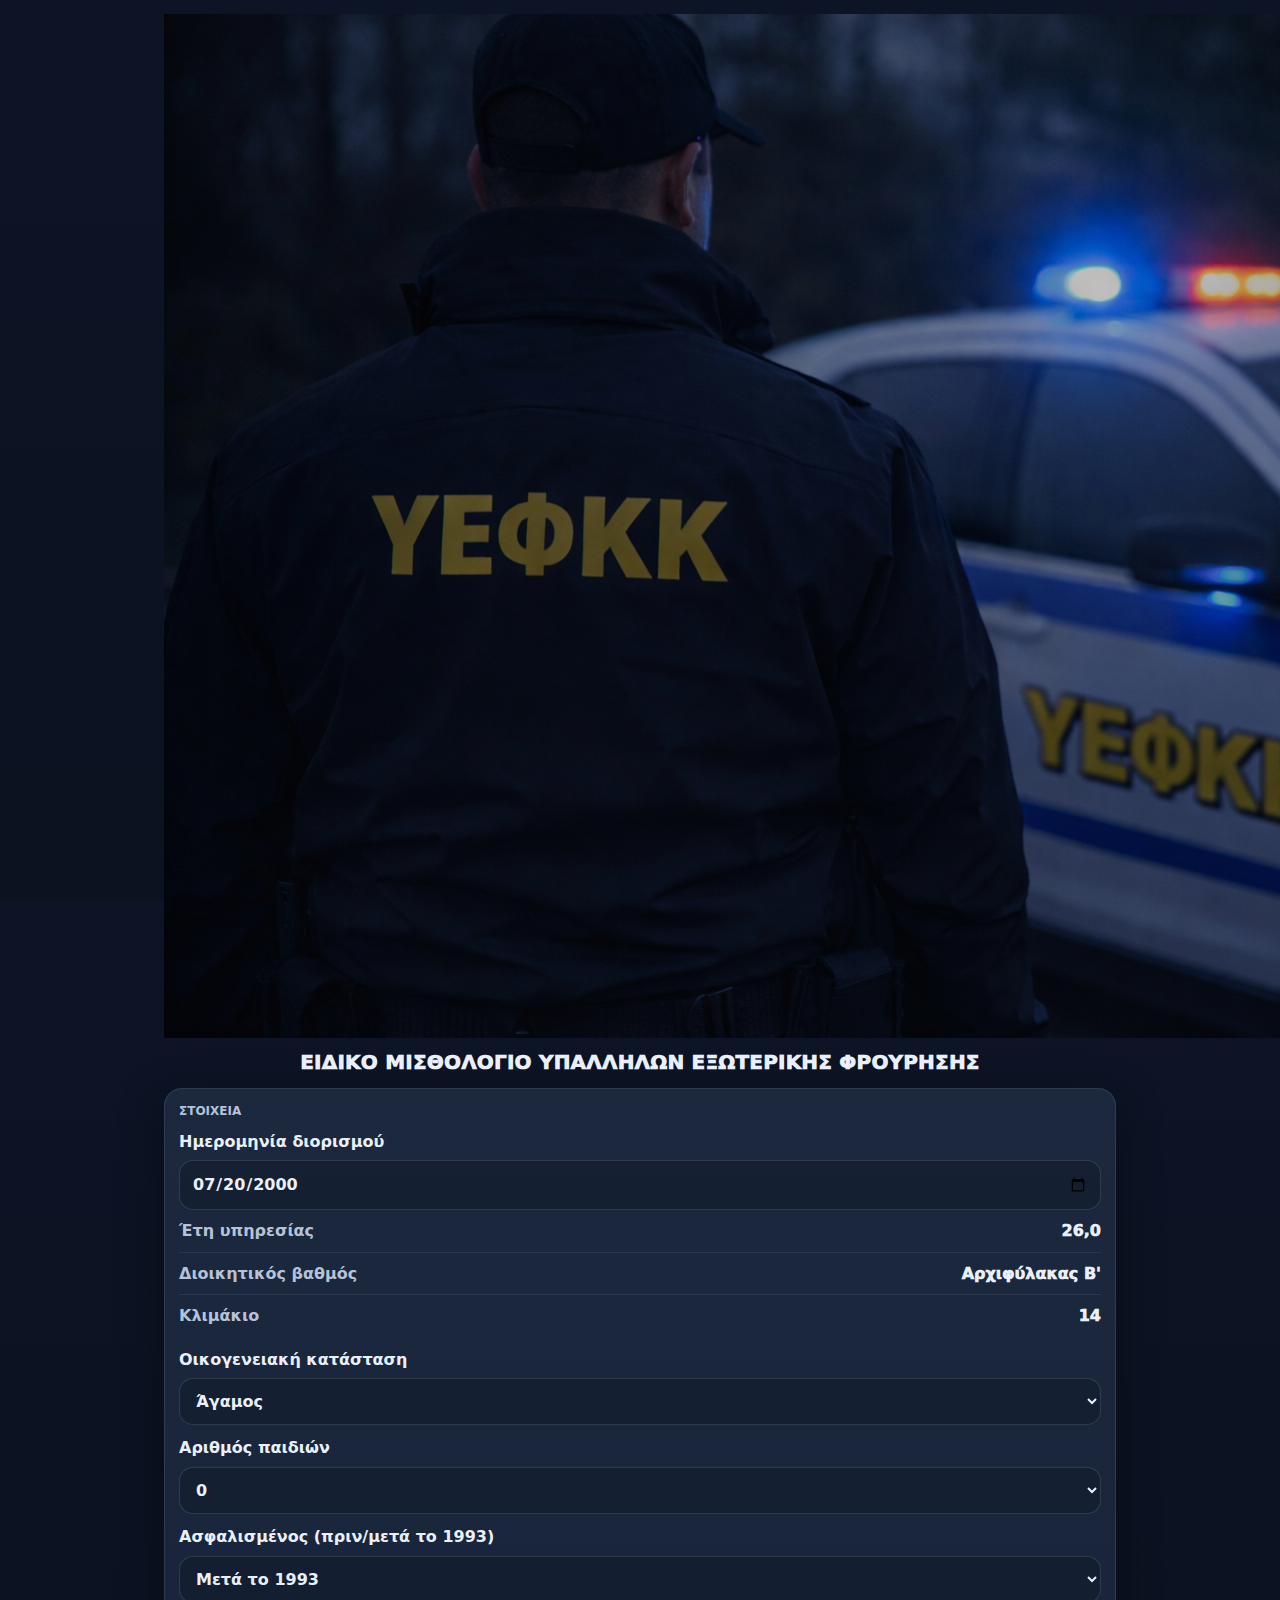
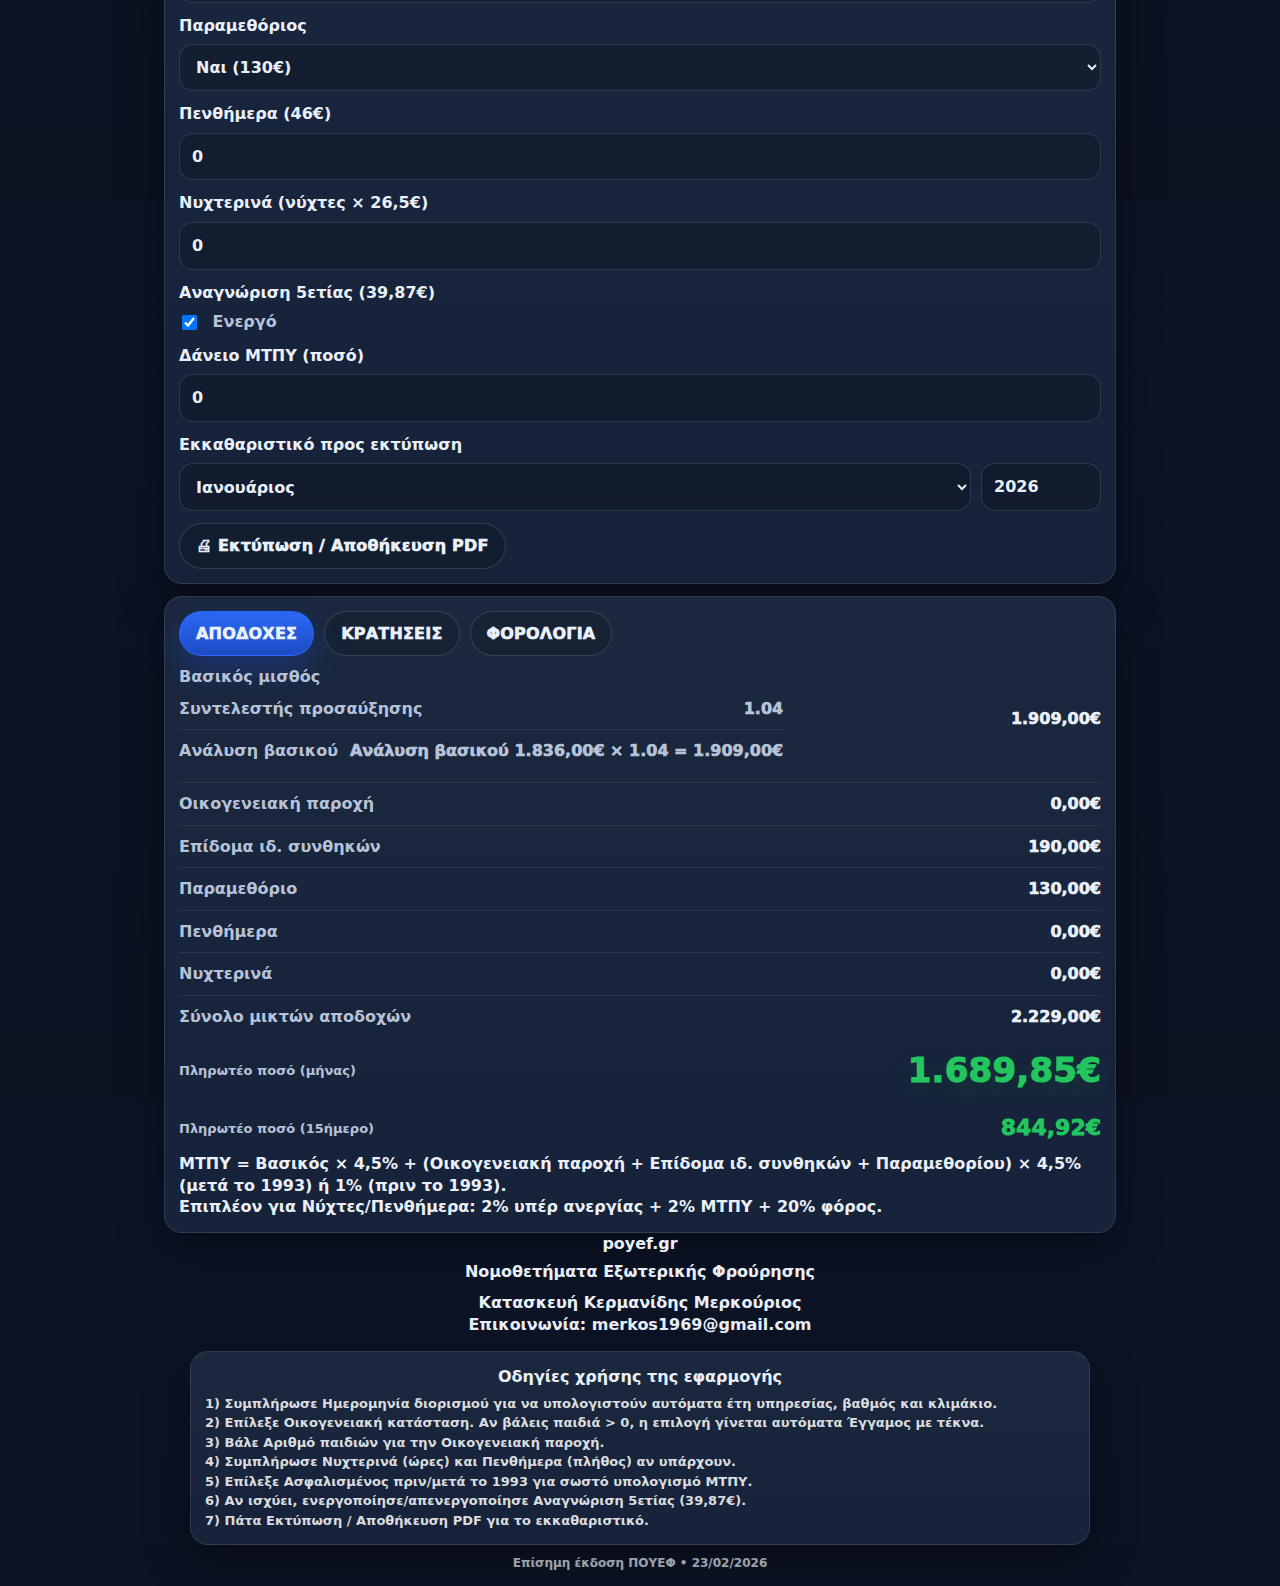
<file: index_v83.html>
<!doctype html>
<html lang="el">
<head> <meta charset="utf-8"/> <meta name="viewport" content="width=device-width, initial-scale=1"/> <title>ΠΟΥΕΦ – Ειδικό Μισθολόγιο</title> <link rel="stylesheet" href="styles.css"/>

<style>
.banner img{
  max-height:220px;
  width:auto;
  display:block;
  margin:0 auto;
}
</style>
</head>

<body>
<div class="wrap"> <img class="banner" src="banner.png" alt="Banner" /> <h1>ΕΙΔΙΚΟ ΜΙΣΘΟΛΟΓΙΟ ΥΠΑΛΛΗΛΩΝ ΕΞΩΤΕΡΙΚΗΣ ΦΡΟΥΡΗΣΗΣ</h1> <div class="grid"> <div class="card"> <div class="l" style="font-size:12px;">ΣΤΟΙΧΕΙΑ</div> <label>Ημερομηνία διορισμού</label> <input id="appointDate" type="date" value="2000-07-20"/> <div class="rows"> <div class="row"><div class="l">Έτη υπηρεσίας</div><div class="r" id="yearsOut">—</div></div> <div class="row"><div class="l">Διοικητικός βαθμός</div><div class="r" id="adminGradeOut">—</div></div> <div class="row"><div class="l">Κλιμάκιο</div><div class="r" id="klimOut">—</div></div> </div> <label>Οικογενειακή κατάσταση</label> <select id="status"> <option>Άγαμος</option> <option>Έγγαμος</option> <option>Έγγαμος με τέκνα</option> </select> <label>Αριθμός παιδιών</label> <select id="children"> <option value="0">0</option> <option value="1">1</option> <option value="2">2</option> <option value="3">3</option> <option value="4">4+</option> </select> <!-- Φορολογία αφαιρέθηκε κατόπιν οδηγίας --> <label>Ασφαλισμένος (πριν/μετά το 1993)</label> <select id="after1993"> <option value="after" selected>Μετά το 1993</option> <option value="before">Πριν το 1993</option> </select> <label>Παραμεθόριος</label>
<select id="border">
  <option value="0">Όχι</option>
  <option value="130" selected>Ναι (130€)</option>
</select> <label>Πενθήμερα (46€)</label> <input id="fiveDays" type="number" value="0" min="0" step="1"/> <label>Νυχτερινά (νύχτες × 26,5€)</label> <input id="nightHours" type="number" value="0" min="0" step="1"/> <label>Αναγνώριση 5ετίας (39,87€)</label> <div style="margin-top:6px;"> <input id="fiveRecognize" type="checkbox" checked style="width:auto;transform:scale(1.15);vertical-align:middle;"/> <span class="l" style="margin-left:8px;">Ενεργό</span> </div> <label>Δάνειο ΜΤΠΥ (ποσό)</label> <input id="loanMtpy" type="number" value="0" min="0" step="0.01"/> <div class="divider"></div> <label>Εκκαθαριστικό προς εκτύπωση</label> <div style="display:flex;gap:10px;margin-top:6px;"> <select id="payslipMonth" style="flex:1;"> <option>Ιανουάριος</option><option>Φεβρουάριος</option><option>Μάρτιος</option><option>Απρίλιος</option> <option>Μάιος</option><option>Ιούνιος</option><option>Ιούλιος</option><option>Αύγουστος</option> <option>Σεπτέμβριος</option><option>Οκτώβριος</option><option>Νοέμβριος</option><option>Δεκέμβριος</option> </select> <input id="payslipYear" type="number" value="2026" min="2000" max="2100" style="width:120px;"/> </div> <div style="margin-top:12px;"> <button class="btn" id="btnPrint">🖨 Εκτύπωση / Αποθήκευση PDF</button> </div>  </div> <div class="card"> <div class="tabs"> <div class="tab active" id="tabE">ΑΠΟΔΟΧΕΣ</div> <div class="tab" id="tabD">ΚΡΑΤΗΣΕΙΣ</div> <div class="tab" id="tabT">ΦΟΡΟΛΟΓΙΑ</div> </div> <div id="panelE" style="display:block;"> <div class="rows"> <div class="row"><div class="l">Βασικός μισθός
<div class='row'><div class='l'>Συντελεστής προσαύξησης</div><div class='r' id='coefDisplay'>1.00</div></div>
<div class='row'>
  <div class='l'>Ανάλυση βασικού</div>
  <div class='r' id='basicAnalysis'>0,00€ × 1.00 = 0,00€</div>
</div></div><div class="r" id="oBase">—</div></div> <div class="row"><div class="l">Οικογενειακή παροχή</div><div class="r" id="oFam">—</div></div> <div class="row"><div class="l">Επίδομα ιδ. συνθηκών</div><div class="r" id="oSpecial">—</div></div> <div class="row"><div class="l">Παραμεθόριο</div><div class="r" id="oBorder">—</div></div> <div class="row"><div class="l">Πενθήμερα</div><div class="r" id="oFive">—</div></div> <div class="row"><div class="l">Νυχτερινά</div><div class="r" id="oNight">—</div></div> <div class="row"><div class="l">Σύνολο μικτών αποδοχών</div><div class="r" id="oGross">—</div></div> </div> </div> <div id="panelD" style="display:none;"> <div class="l" style="margin-top:6px;font-size:12px;">Κρατήσεις κύριων αποδοχών</div> <div class="rows"> <div class="row"><div class="l">ΕΦΚΑ σύνταξη (6,67%)</div><div class="r" id="dEfka">—</div></div> <div class="row"><div class="l">Υγειονομική (2,05%)</div><div class="r" id="dHealth">—</div></div> <div class="row"><div class="l">ΤΠΔΥ (4%)</div><div class="r" id="dTpdy">—</div></div> <div class="row"><div class="l">ΤΕΑΔΥ (3%)</div><div class="r" id="dTeady">—</div></div> <div class="row"><div class="l">Ανεργία (2%)</div><div class="r" id="dUnempMain">—</div></div> <div class="row"><div class="l">ΜΤΠΥ (4,5% / 1%)</div><div class="r" id="dMtpyMain">—</div></div> <div class="row"><div class="l">ΜΤΠΥ Νεοδιόριστου (1/12 βασικού, 1ο έτος)</div><div class="r" id="dMtpyNeo">—</div></div> <div class="row"><div class="l">Αναγνώριση 5ετίας</div><div class="r" id="d5y">—</div></div> <div class="row"><div class="l">ΠΟΥΕΦ</div><div class="r" id="dPouef">—</div></div> <div class="row"><div class="l">Δάνειο ΜΤΠΥ</div><div class="r" id="dLoan">—</div></div> <div class="row"><div class="l"><div class="row"><div class="l">Μηνιαίος φόρος</div><div class="r" id="dTax">0,00€</div></div>
Σύνολο κρατήσεων κύριων</div><div class="r" id="dMainTotal">—</div></div> </div> <div class="l" style="margin-top:10px;font-size:12px;">Κρατήσεις νυχτερινών & πενθημέρων</div> <div class="rows"> <div class="row"><div class="l">Ανεργία 2% (Νύχτες + Πενθήμερα)</div><div class="r" id="dUnempExtra">—</div></div> <div class="row"><div class="l">ΜΤΠΥ 2% (Νύχτες + Πενθήμερα)</div><div class="r" id="dMtpyExtra">—</div></div> <div class="row"><div class="l">Φόρος 20% (Νύχτες + Πενθήμερα)</div><div class="r" id="dTaxExtra">—</div></div> <div class="row"><div class="l">Σύνολο κρατήσεων νυχτερινών & πενθημέρων</div><div class="r" id="dExtraTotal">—</div></div> <div class="row"><div class="l">Σύνολο κρατήσεων</div><div class="r" id="dTotal">—</div></div> </div> </div> <div class="divider"></div> <div class="row" style="border-bottom:0;"> <div class="l" style="font-size:13px;">Πληρωτέο ποσό (μήνας)</div> <div class="bigGreen" id="netOut">—</div> </div> <div class="row" style="border-bottom:0;"> <div class="l" style="font-size:13px;">Πληρωτέο ποσό (15ήμερο)</div> <div class="r" style="font-size:22px;color:var(--green);" id="net15Out">—</div> </div> <div class="note"> ΜΤΠΥ = Βασικός × 4,5% + (Οικογενειακή παροχή + Επίδομα ιδ. συνθηκών + Παραμεθορίου) × 4,5% (μετά το 1993) ή 1% (πριν το 1993).<br/> Επιπλέον για Νύχτες/Πενθήμερα: 2% υπέρ ανεργίας + 2% ΜΤΠΥ + 20% φόρος. </div> </div> </div> 

    <div id="panelT" style="display:none;">
      <div class="card">
        <div style="font-weight:900;margin-bottom:10px;">Φορολογία (ενημερωτικά)</div>
        <label>Ηλικιακή κατηγορία</label>
        <select id="taxAge">
          <option value="over30" selected>Άνω των 30</option>
          <option value="26to30">26–30</option>
          <option value="upto25">Έως 25</option>
        </select>
        <label>Τέκνα (t)</label>
        <select id="taxKids">
          <option value="0" selected>0</option>
          <option value="1">1</option>
          <option value="2">2</option>
          <option value="3">3</option>
          <option value="4">4+</option>
        </select>

        <div class="rows" style="margin-top:12px;">
          <div class="row"><div class="l">Ετήσιο φορολογητέο εισόδημα</div><div class="r" id="taxAnnualIncome">0,00€</div></div>
          <div class="row"><div class="l">Ετήσιος φόρος (κλίμακα)</div><div class="r" id="taxAnnual">0,00€</div></div>
          <div class="row"><div class="l">Μηνιαίος φόρος (ενδεικτικά)</div><div class="r" id="taxMonthly">0,00€</div></div>
<label style="margin-top:10px; display:block;"><input type="checkbox" id="applyTax"> Αφαίρεση μηνιαίου φόρου από το πληρωτέο</label>
        </div>

        <div class="note" style="margin-top:10px;">
          Υπολογισμός με βάση: (Μεικτά - κρατήσεις) × 12 και τους αντίστοιχους συντελεστές ανά ηλικία/τέκνα.
        </div>
      </div>
    </div>

<footer>
  <div style="display:flex;flex-direction:column;gap:10px;align-items:center;text-align:center;">
    <div style="display:flex;flex-direction:column;gap:6px;">
      <a href="https://poyef.gr" target="_blank" rel="noopener">poyef.gr</a>
      <a href="nomothetimata.pdf" target="_blank" rel="noopener">Νομοθετήματα Εξωτερικής Φρούρησης</a>
    </div>

    <div>
      Κατασκευή Κερμανίδης Μερκούριος<br/>
      Επικοινωνία: merkos1969@gmail.com
    </div>

    <div class="card" style="max-width:900px;width:100%;margin-top:6px;">
      <div style="font-weight:900;margin-bottom:6px;">Οδηγίες χρήσης της εφαρμογής</div>
      <div style="text-align:left;color:rgba(255,255,255,.85);font-size:13px;line-height:1.5;">
        1) Συμπλήρωσε <b>Ημερομηνία διορισμού</b> για να υπολογιστούν αυτόματα <b>έτη υπηρεσίας</b>, <b>βαθμός</b> και <b>κλιμάκιο</b>.<br/>
        2) Επίλεξε <b>Οικογενειακή κατάσταση</b>. Αν βάλεις <b>παιδιά &gt; 0</b>, η επιλογή γίνεται αυτόματα <b>Έγγαμος με τέκνα</b>.<br/>
        3) Βάλε <b>Αριθμό παιδιών</b> για την <b>Οικογενειακή παροχή</b>.<br/>
        4) Συμπλήρωσε <b>Νυχτερινά</b> (ώρες) και <b>Πενθήμερα</b> (πλήθος) αν υπάρχουν.<br/>
        5) Επίλεξε <b>Ασφαλισμένος πριν/μετά το 1993</b> για σωστό υπολογισμό <b>ΜΤΠΥ</b>.<br/>
        6) Αν ισχύει, ενεργοποίησε/απενεργοποίησε <b>Αναγνώριση 5ετίας</b> (39,87€).<br/>
        7) Πάτα <b>Εκτύπωση / Αποθήκευση PDF</b> για το εκκαθαριστικό.
      </div>
    </div>
  </div>
<div style="text-align:center;opacity:.65;font-size:12px;margin:10px 0 0 0;">Επίσημη έκδοση ΠΟΥΕΦ • 23/02/2026</div>
</footer>
 </div> <script src="app.js"></script>
</body>
</html>
</file>
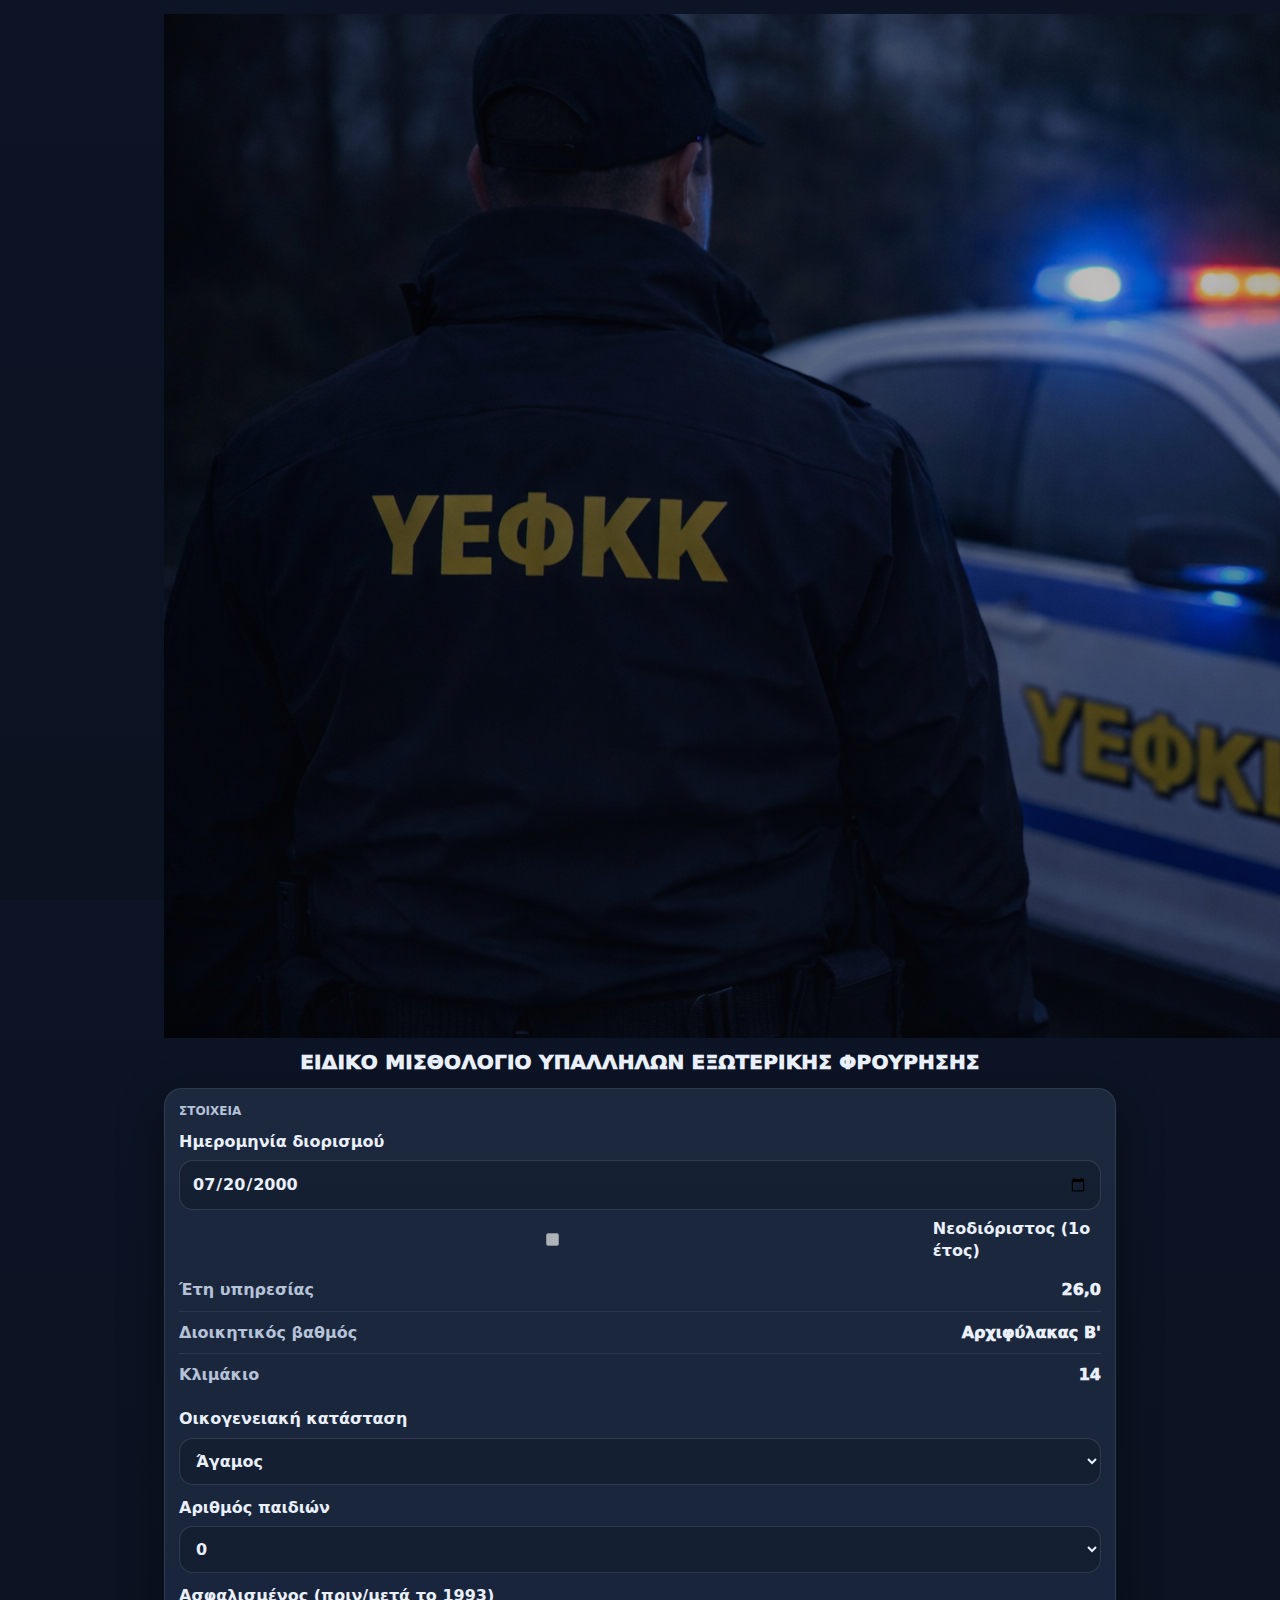
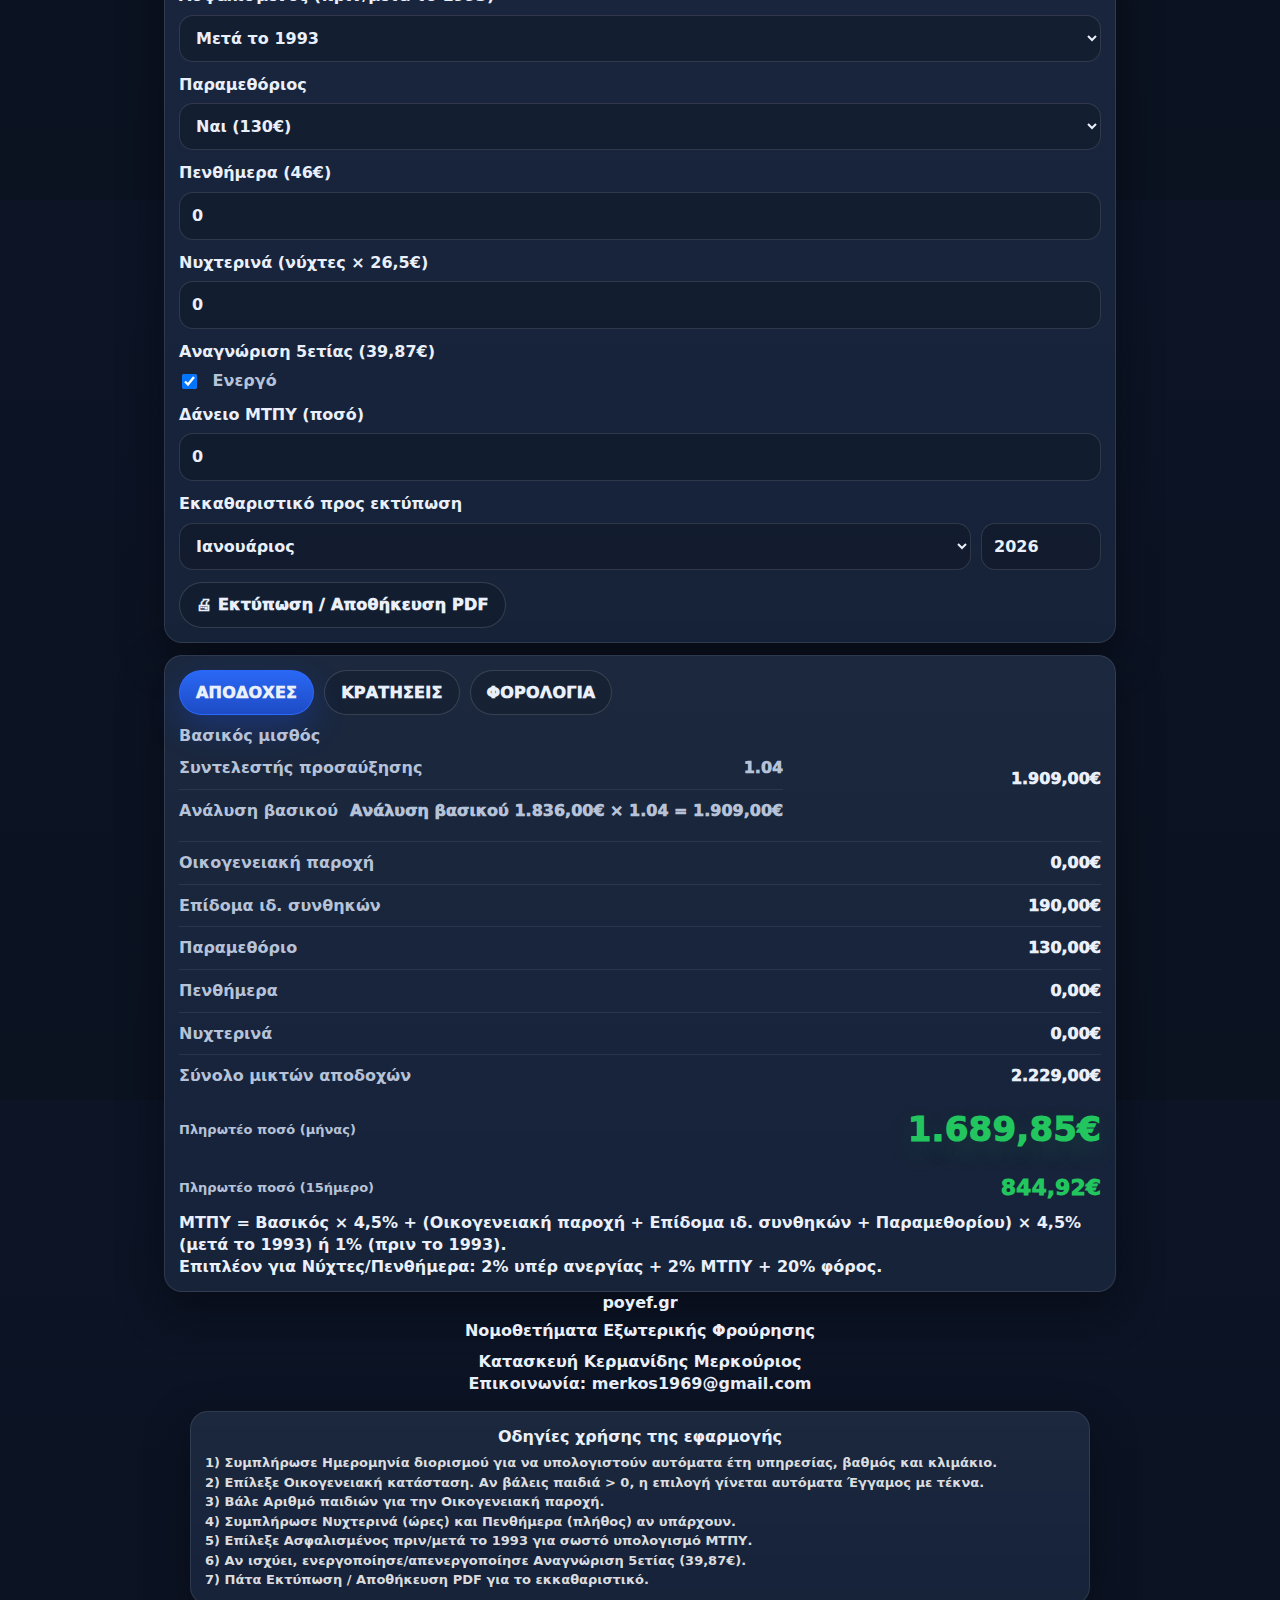
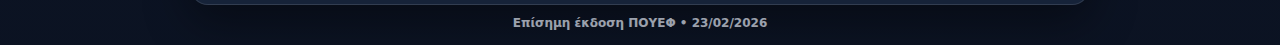
<file: index_v84.html>
<!doctype html>
<html lang="el">
<head> <meta charset="utf-8"/> <meta name="viewport" content="width=device-width, initial-scale=1"/> <title>ΠΟΥΕΦ – Ειδικό Μισθολόγιο</title> <link rel="stylesheet" href="styles.css"/>

<style>
.banner img{
  max-height:220px;
  width:auto;
  display:block;
  margin:0 auto;
}
</style>
</head>

<body>
<div class="wrap"> <img class="banner" src="banner.png" alt="Banner" /> <h1>ΕΙΔΙΚΟ ΜΙΣΘΟΛΟΓΙΟ ΥΠΑΛΛΗΛΩΝ ΕΞΩΤΕΡΙΚΗΣ ΦΡΟΥΡΗΣΗΣ</h1> <div class="grid"> <div class="card"> <div class="l" style="font-size:12px;">ΣΤΟΙΧΕΙΑ</div> <label>Ημερομηνία διορισμού</label> <input id="appointDate" type="date" value="2000-07-20"/> <label style="margin-top:8px; display:flex; gap:8px; align-items:center;"><input type="checkbox" id="neoMtpyEnabled"> Νεοδιόριστος (1ο έτος)</label> <div class="rows"> <div class="row"><div class="l">Έτη υπηρεσίας</div><div class="r" id="yearsOut">—</div></div> <div class="row"><div class="l">Διοικητικός βαθμός</div><div class="r" id="adminGradeOut">—</div></div> <div class="row"><div class="l">Κλιμάκιο</div><div class="r" id="klimOut">—</div></div> </div> <label>Οικογενειακή κατάσταση</label> <select id="status"> <option>Άγαμος</option> <option>Έγγαμος</option> <option>Έγγαμος με τέκνα</option> </select> <label>Αριθμός παιδιών</label> <select id="children"> <option value="0">0</option> <option value="1">1</option> <option value="2">2</option> <option value="3">3</option> <option value="4">4+</option> </select> <!-- Φορολογία αφαιρέθηκε κατόπιν οδηγίας --> <label>Ασφαλισμένος (πριν/μετά το 1993)</label> <select id="after1993"> <option value="after" selected>Μετά το 1993</option> <option value="before">Πριν το 1993</option> </select> <label>Παραμεθόριος</label>
<select id="border">
  <option value="0">Όχι</option>
  <option value="130" selected>Ναι (130€)</option>
</select> <label>Πενθήμερα (46€)</label> <input id="fiveDays" type="number" value="0" min="0" step="1"/> <label>Νυχτερινά (νύχτες × 26,5€)</label> <input id="nightHours" type="number" value="0" min="0" step="1"/> <label>Αναγνώριση 5ετίας (39,87€)</label> <div style="margin-top:6px;"> <input id="fiveRecognize" type="checkbox" checked style="width:auto;transform:scale(1.15);vertical-align:middle;"/> <span class="l" style="margin-left:8px;">Ενεργό</span> </div> <label>Δάνειο ΜΤΠΥ (ποσό)</label> <input id="loanMtpy" type="number" value="0" min="0" step="0.01"/> <div class="divider"></div> <label>Εκκαθαριστικό προς εκτύπωση</label> <div style="display:flex;gap:10px;margin-top:6px;"> <select id="payslipMonth" style="flex:1;"> <option>Ιανουάριος</option><option>Φεβρουάριος</option><option>Μάρτιος</option><option>Απρίλιος</option> <option>Μάιος</option><option>Ιούνιος</option><option>Ιούλιος</option><option>Αύγουστος</option> <option>Σεπτέμβριος</option><option>Οκτώβριος</option><option>Νοέμβριος</option><option>Δεκέμβριος</option> </select> <input id="payslipYear" type="number" value="2026" min="2000" max="2100" style="width:120px;"/> </div> <div style="margin-top:12px;"> <button class="btn" id="btnPrint">🖨 Εκτύπωση / Αποθήκευση PDF</button> </div>  </div> <div class="card"> <div class="tabs"> <div class="tab active" id="tabE">ΑΠΟΔΟΧΕΣ</div> <div class="tab" id="tabD">ΚΡΑΤΗΣΕΙΣ</div> <div class="tab" id="tabT">ΦΟΡΟΛΟΓΙΑ</div> </div> <div id="panelE" style="display:block;"> <div class="rows"> <div class="row"><div class="l">Βασικός μισθός
<div class='row'><div class='l'>Συντελεστής προσαύξησης</div><div class='r' id='coefDisplay'>1.00</div></div>
<div class='row'>
  <div class='l'>Ανάλυση βασικού</div>
  <div class='r' id='basicAnalysis'>0,00€ × 1.00 = 0,00€</div>
</div></div><div class="r" id="oBase">—</div></div> <div class="row"><div class="l">Οικογενειακή παροχή</div><div class="r" id="oFam">—</div></div> <div class="row"><div class="l">Επίδομα ιδ. συνθηκών</div><div class="r" id="oSpecial">—</div></div> <div class="row"><div class="l">Παραμεθόριο</div><div class="r" id="oBorder">—</div></div> <div class="row"><div class="l">Πενθήμερα</div><div class="r" id="oFive">—</div></div> <div class="row"><div class="l">Νυχτερινά</div><div class="r" id="oNight">—</div></div> <div class="row"><div class="l">Σύνολο μικτών αποδοχών</div><div class="r" id="oGross">—</div></div> </div> </div> <div id="panelD" style="display:none;"> <div class="l" style="margin-top:6px;font-size:12px;">Κρατήσεις κύριων αποδοχών</div> <div class="rows"> <div class="row"><div class="l">ΕΦΚΑ σύνταξη (6,67%)</div><div class="r" id="dEfka">—</div></div> <div class="row"><div class="l">Υγειονομική (2,05%)</div><div class="r" id="dHealth">—</div></div> <div class="row"><div class="l">ΤΠΔΥ (4%)</div><div class="r" id="dTpdy">—</div></div> <div class="row"><div class="l">ΤΕΑΔΥ (3%)</div><div class="r" id="dTeady">—</div></div> <div class="row"><div class="l">Ανεργία (2%)</div><div class="r" id="dUnempMain">—</div></div> <div class="row"><div class="l">ΜΤΠΥ (4,5% / 1%)</div><div class="r" id="dMtpyMain">—</div></div> <div class="row"><div class="l">ΜΤΠΥ Νεοδιόριστου (1/12 βασικού, 1ο έτος)</div><div class="r" id="dMtpyNeo">—</div></div> <div class="row"><div class="l">Αναγνώριση 5ετίας</div><div class="r" id="d5y">—</div></div> <div class="row"><div class="l">ΠΟΥΕΦ</div><div class="r" id="dPouef">—</div></div> <div class="row"><div class="l">Δάνειο ΜΤΠΥ</div><div class="r" id="dLoan">—</div></div> <div class="row"><div class="l"><div class="row"><div class="l">Μηνιαίος φόρος</div><div class="r" id="dTax">0,00€</div></div>
Σύνολο κρατήσεων κύριων</div><div class="r" id="dMainTotal">—</div></div> </div> <div class="l" style="margin-top:10px;font-size:12px;">Κρατήσεις νυχτερινών & πενθημέρων</div> <div class="rows"> <div class="row"><div class="l">Ανεργία 2% (Νύχτες + Πενθήμερα)</div><div class="r" id="dUnempExtra">—</div></div> <div class="row"><div class="l">ΜΤΠΥ 2% (Νύχτες + Πενθήμερα)</div><div class="r" id="dMtpyExtra">—</div></div> <div class="row"><div class="l">Φόρος 20% (Νύχτες + Πενθήμερα)</div><div class="r" id="dTaxExtra">—</div></div> <div class="row"><div class="l">Σύνολο κρατήσεων νυχτερινών & πενθημέρων</div><div class="r" id="dExtraTotal">—</div></div> <div class="row"><div class="l">Σύνολο κρατήσεων</div><div class="r" id="dTotal">—</div></div> </div> </div> <div class="divider"></div> <div class="row" style="border-bottom:0;"> <div class="l" style="font-size:13px;">Πληρωτέο ποσό (μήνας)</div> <div class="bigGreen" id="netOut">—</div> </div> <div class="row" style="border-bottom:0;"> <div class="l" style="font-size:13px;">Πληρωτέο ποσό (15ήμερο)</div> <div class="r" style="font-size:22px;color:var(--green);" id="net15Out">—</div> </div> <div class="note"> ΜΤΠΥ = Βασικός × 4,5% + (Οικογενειακή παροχή + Επίδομα ιδ. συνθηκών + Παραμεθορίου) × 4,5% (μετά το 1993) ή 1% (πριν το 1993).<br/> Επιπλέον για Νύχτες/Πενθήμερα: 2% υπέρ ανεργίας + 2% ΜΤΠΥ + 20% φόρος. </div> </div> </div> 

    <div id="panelT" style="display:none;">
      <div class="card">
        <div style="font-weight:900;margin-bottom:10px;">Φορολογία (ενημερωτικά)</div>
        <label>Ηλικιακή κατηγορία</label>
        <select id="taxAge">
          <option value="over30" selected>Άνω των 30</option>
          <option value="26to30">26–30</option>
          <option value="upto25">Έως 25</option>
        </select>
        <label>Τέκνα (t)</label>
        <select id="taxKids">
          <option value="0" selected>0</option>
          <option value="1">1</option>
          <option value="2">2</option>
          <option value="3">3</option>
          <option value="4">4+</option>
        </select>

        <div class="rows" style="margin-top:12px;">
          <div class="row"><div class="l">Ετήσιο φορολογητέο εισόδημα</div><div class="r" id="taxAnnualIncome">0,00€</div></div>
          <div class="row"><div class="l">Ετήσιος φόρος (κλίμακα)</div><div class="r" id="taxAnnual">0,00€</div></div>
          <div class="row"><div class="l">Μηνιαίος φόρος (ενδεικτικά)</div><div class="r" id="taxMonthly">0,00€</div></div>
<label style="margin-top:10px; display:block;"><input type="checkbox" id="applyTax"> Αφαίρεση μηνιαίου φόρου από το πληρωτέο</label>
        </div>

        <div class="note" style="margin-top:10px;">
          Υπολογισμός με βάση: (Μεικτά - κρατήσεις) × 12 και τους αντίστοιχους συντελεστές ανά ηλικία/τέκνα.
        </div>
      </div>
    </div>

<footer>
  <div style="display:flex;flex-direction:column;gap:10px;align-items:center;text-align:center;">
    <div style="display:flex;flex-direction:column;gap:6px;">
      <a href="https://poyef.gr" target="_blank" rel="noopener">poyef.gr</a>
      <a href="nomothetimata.pdf" target="_blank" rel="noopener">Νομοθετήματα Εξωτερικής Φρούρησης</a>
    </div>

    <div>
      Κατασκευή Κερμανίδης Μερκούριος<br/>
      Επικοινωνία: merkos1969@gmail.com
    </div>

    <div class="card" style="max-width:900px;width:100%;margin-top:6px;">
      <div style="font-weight:900;margin-bottom:6px;">Οδηγίες χρήσης της εφαρμογής</div>
      <div style="text-align:left;color:rgba(255,255,255,.85);font-size:13px;line-height:1.5;">
        1) Συμπλήρωσε <b>Ημερομηνία διορισμού</b> για να υπολογιστούν αυτόματα <b>έτη υπηρεσίας</b>, <b>βαθμός</b> και <b>κλιμάκιο</b>.<br/>
        2) Επίλεξε <b>Οικογενειακή κατάσταση</b>. Αν βάλεις <b>παιδιά &gt; 0</b>, η επιλογή γίνεται αυτόματα <b>Έγγαμος με τέκνα</b>.<br/>
        3) Βάλε <b>Αριθμό παιδιών</b> για την <b>Οικογενειακή παροχή</b>.<br/>
        4) Συμπλήρωσε <b>Νυχτερινά</b> (ώρες) και <b>Πενθήμερα</b> (πλήθος) αν υπάρχουν.<br/>
        5) Επίλεξε <b>Ασφαλισμένος πριν/μετά το 1993</b> για σωστό υπολογισμό <b>ΜΤΠΥ</b>.<br/>
        6) Αν ισχύει, ενεργοποίησε/απενεργοποίησε <b>Αναγνώριση 5ετίας</b> (39,87€).<br/>
        7) Πάτα <b>Εκτύπωση / Αποθήκευση PDF</b> για το εκκαθαριστικό.
      </div>
    </div>
  </div>
<div style="text-align:center;opacity:.65;font-size:12px;margin:10px 0 0 0;">Επίσημη έκδοση ΠΟΥΕΦ • 23/02/2026</div>
</footer>
 </div> <script src="app.js"></script>
</body>
</html>
</file>
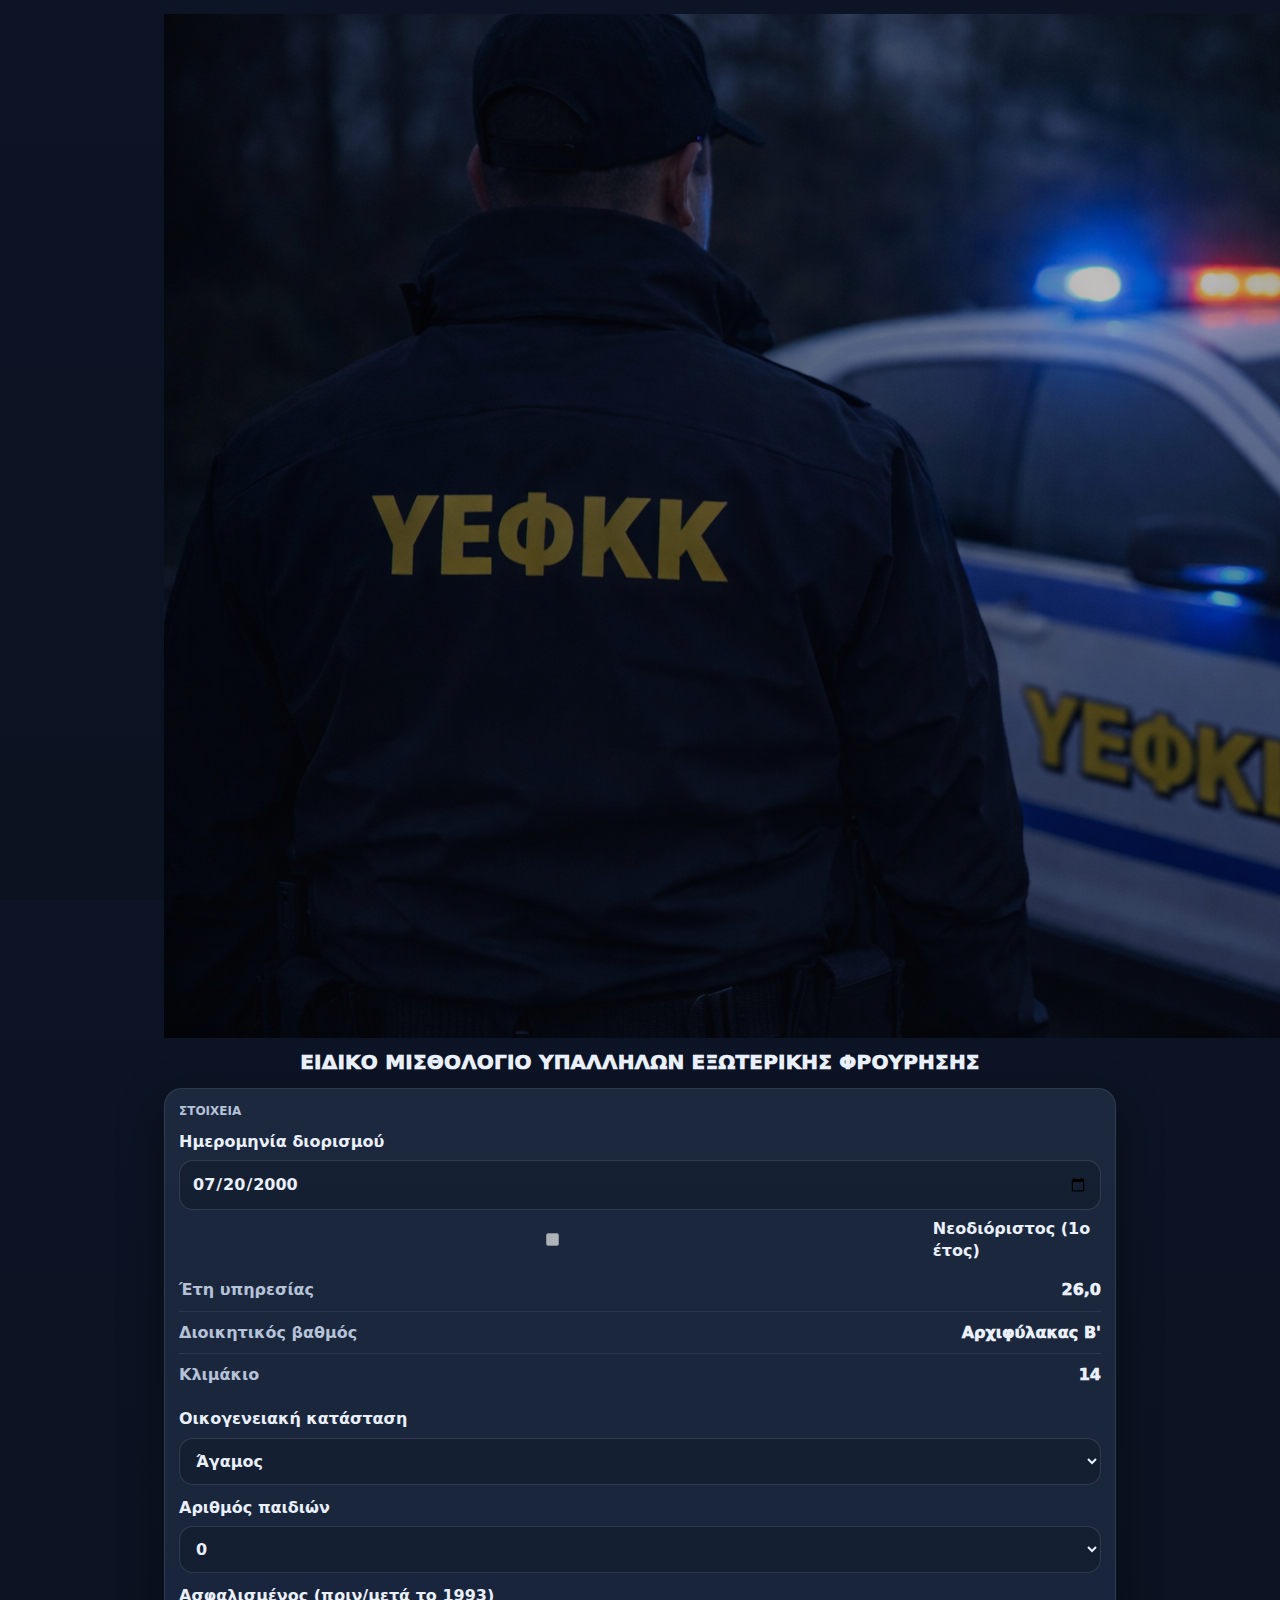
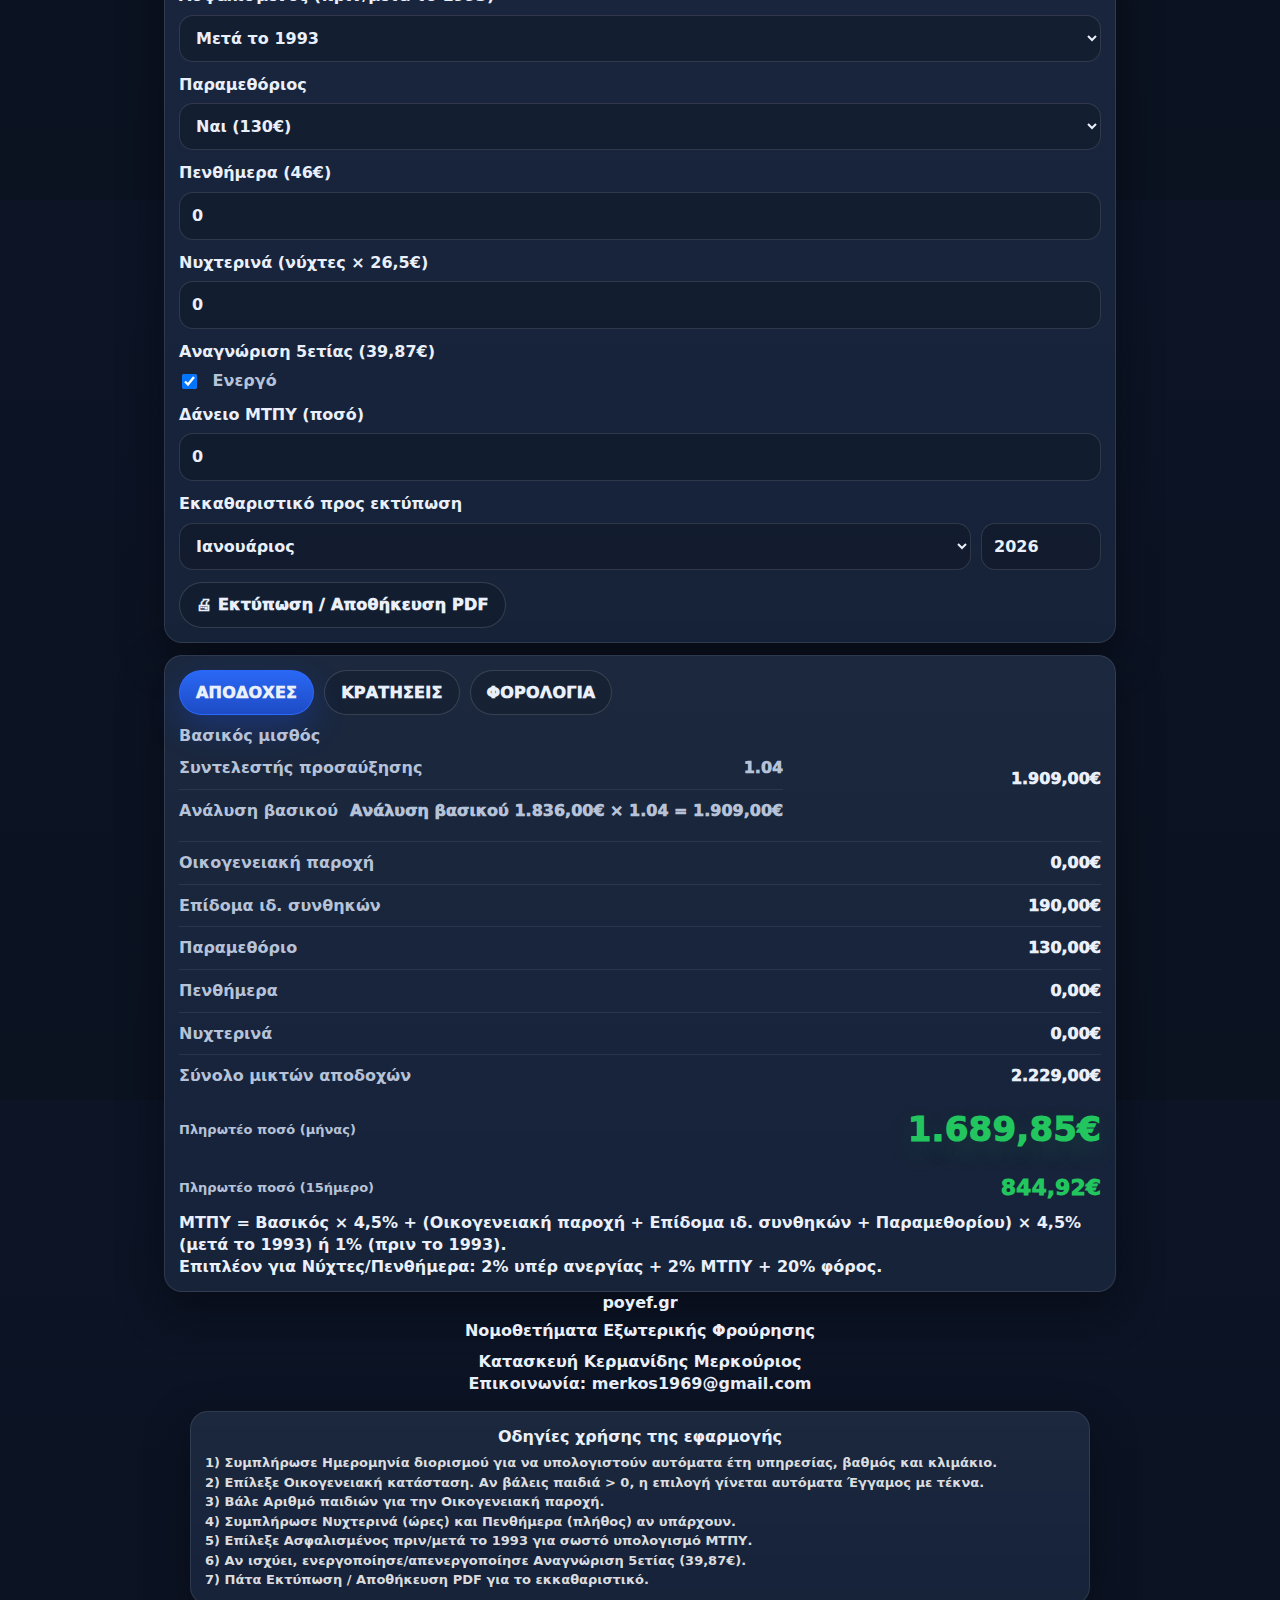
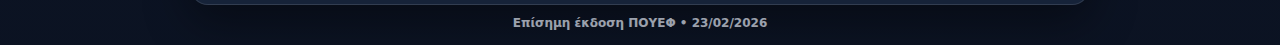
<file: index_v86.html>
<!doctype html>
<html lang="el">
<head> <meta charset="utf-8"/> <meta name="viewport" content="width=device-width, initial-scale=1"/> <title>ΠΟΥΕΦ – Ειδικό Μισθολόγιο</title> <link rel="stylesheet" href="styles.css"/>

<style>
.banner img{
  max-height:220px;
  width:auto;
  display:block;
  margin:0 auto;
}
</style>
</head>

<body>
<div class="wrap"> <img class="banner" src="banner.png" alt="Banner" /> <h1>ΕΙΔΙΚΟ ΜΙΣΘΟΛΟΓΙΟ ΥΠΑΛΛΗΛΩΝ ΕΞΩΤΕΡΙΚΗΣ ΦΡΟΥΡΗΣΗΣ</h1> <div class="grid"> <div class="card"> <div class="l" style="font-size:12px;">ΣΤΟΙΧΕΙΑ</div> <label>Ημερομηνία διορισμού</label> <input id="appointDate" type="date" value="2000-07-20"/> <label style="margin-top:8px; display:flex; gap:8px; align-items:center;"><input type="checkbox" id="neoMtpyEnabled"> Νεοδιόριστος (1ο έτος)</label> <div class="rows"> <div class="row"><div class="l">Έτη υπηρεσίας</div><div class="r" id="yearsOut">—</div></div> <div class="row"><div class="l">Διοικητικός βαθμός</div><div class="r" id="adminGradeOut">—</div></div> <div class="row"><div class="l">Κλιμάκιο</div><div class="r" id="klimOut">—</div></div> </div> <label>Οικογενειακή κατάσταση</label> <select id="status"> <option>Άγαμος</option> <option>Έγγαμος</option> <option>Έγγαμος με τέκνα</option> </select> <label>Αριθμός παιδιών</label> <select id="children"> <option value="0">0</option> <option value="1">1</option> <option value="2">2</option> <option value="3">3</option> <option value="4">4+</option> </select> <!-- Φορολογία αφαιρέθηκε κατόπιν οδηγίας --> <label>Ασφαλισμένος (πριν/μετά το 1993)</label> <select id="after1993"> <option value="after" selected>Μετά το 1993</option> <option value="before">Πριν το 1993</option> </select> <label>Παραμεθόριος</label>
<select id="border">
  <option value="0">Όχι</option>
  <option value="130" selected>Ναι (130€)</option>
</select> <label>Πενθήμερα (46€)</label> <input id="fiveDays" type="number" value="0" min="0" step="1"/> <label>Νυχτερινά (νύχτες × 26,5€)</label> <input id="nightHours" type="number" value="0" min="0" step="1"/> <label>Αναγνώριση 5ετίας (39,87€)</label> <div style="margin-top:6px;"> <input id="fiveRecognize" type="checkbox" checked style="width:auto;transform:scale(1.15);vertical-align:middle;"/> <span class="l" style="margin-left:8px;">Ενεργό</span> </div> <label>Δάνειο ΜΤΠΥ (ποσό)</label> <input id="loanMtpy" type="number" value="0" min="0" step="0.01"/> <div class="divider"></div> <label>Εκκαθαριστικό προς εκτύπωση</label> <div style="display:flex;gap:10px;margin-top:6px;"> <select id="payslipMonth" style="flex:1;">
          <option value="0">Ιανουάριος</option>
          <option value="1">Φεβρουάριος</option>
          <option value="2">Μάρτιος</option>
          <option value="3">Απρίλιος</option>
          <option value="4">Μάιος</option>
          <option value="5">Ιούνιος</option>
          <option value="6">Ιούλιος</option>
          <option value="7">Αύγουστος</option>
          <option value="8">Σεπτέμβριος</option>
          <option value="9">Οκτώβριος</option>
          <option value="10">Νοέμβριος</option>
          <option value="11">Δεκέμβριος</option>
        </select> <input id="payslipYear" type="number" value="2026" min="2000" max="2100" style="width:120px;"/> </div> <div style="margin-top:12px;"> <button class="btn" id="btnPrint">🖨 Εκτύπωση / Αποθήκευση PDF</button> </div>  </div> <div class="card"> <div class="tabs"> <div class="tab active" id="tabE">ΑΠΟΔΟΧΕΣ</div> <div class="tab" id="tabD">ΚΡΑΤΗΣΕΙΣ</div> <div class="tab" id="tabT">ΦΟΡΟΛΟΓΙΑ</div> </div> <div id="panelE" style="display:block;"> <div class="rows"> <div class="row"><div class="l">Βασικός μισθός
<div class='row'><div class='l'>Συντελεστής προσαύξησης</div><div class='r' id='coefDisplay'>1.00</div></div>
<div class='row'>
  <div class='l'>Ανάλυση βασικού</div>
  <div class='r' id='basicAnalysis'>0,00€ × 1.00 = 0,00€</div>
</div></div><div class="r" id="oBase">—</div></div> <div class="row"><div class="l">Οικογενειακή παροχή</div><div class="r" id="oFam">—</div></div> <div class="row"><div class="l">Επίδομα ιδ. συνθηκών</div><div class="r" id="oSpecial">—</div></div> <div class="row"><div class="l">Παραμεθόριο</div><div class="r" id="oBorder">—</div></div> <div class="row"><div class="l">Πενθήμερα</div><div class="r" id="oFive">—</div></div> <div class="row"><div class="l">Νυχτερινά</div><div class="r" id="oNight">—</div></div> <div class="row"><div class="l">Σύνολο μικτών αποδοχών</div><div class="r" id="oGross">—</div></div> </div> </div> <div id="panelD" style="display:none;"> <div class="l" style="margin-top:6px;font-size:12px;">Κρατήσεις κύριων αποδοχών</div> <div class="rows"> <div class="row"><div class="l">ΕΦΚΑ σύνταξη (6,67%)</div><div class="r" id="dEfka">—</div></div> <div class="row"><div class="l">Υγειονομική (2,05%)</div><div class="r" id="dHealth">—</div></div> <div class="row"><div class="l">ΤΠΔΥ (4%)</div><div class="r" id="dTpdy">—</div></div> <div class="row"><div class="l">ΤΕΑΔΥ (3%)</div><div class="r" id="dTeady">—</div></div> <div class="row"><div class="l">Ανεργία (2%)</div><div class="r" id="dUnempMain">—</div></div> <div class="row"><div class="l">ΜΤΠΥ (4,5% / 1%)</div><div class="r" id="dMtpyMain">—</div></div> <div class="row"><div class="l">ΜΤΠΥ Νεοδιόριστου (1/12 βασικού, 1ο έτος)</div><div class="r" id="dMtpyNeo">—</div></div> <div class="row"><div class="l">Αναγνώριση 5ετίας</div><div class="r" id="d5y">—</div></div> <div class="row"><div class="l">ΠΟΥΕΦ</div><div class="r" id="dPouef">—</div></div> <div class="row"><div class="l">Δάνειο ΜΤΠΥ</div><div class="r" id="dLoan">—</div></div> <div class="row"><div class="l"><div class="row"><div class="l">Μηνιαίος φόρος</div><div class="r" id="dTax">0,00€</div></div>
Σύνολο κρατήσεων κύριων</div><div class="r" id="dMainTotal">—</div></div> </div> <div class="l" style="margin-top:10px;font-size:12px;">Κρατήσεις νυχτερινών & πενθημέρων</div> <div class="rows"> <div class="row"><div class="l">Ανεργία 2% (Νύχτες + Πενθήμερα)</div><div class="r" id="dUnempExtra">—</div></div> <div class="row"><div class="l">ΜΤΠΥ 2% (Νύχτες + Πενθήμερα)</div><div class="r" id="dMtpyExtra">—</div></div> <div class="row"><div class="l">Φόρος 20% (Νύχτες + Πενθήμερα)</div><div class="r" id="dTaxExtra">—</div></div> <div class="row"><div class="l">Σύνολο κρατήσεων νυχτερινών & πενθημέρων</div><div class="r" id="dExtraTotal">—</div></div> <div class="row"><div class="l">Σύνολο κρατήσεων</div><div class="r" id="dTotal">—</div></div> </div> </div> <div class="divider"></div> <div class="row" style="border-bottom:0;"> <div class="l" style="font-size:13px;">Πληρωτέο ποσό (μήνας)</div> <div class="bigGreen" id="netOut">—</div> </div> <div class="row" style="border-bottom:0;"> <div class="l" style="font-size:13px;">Πληρωτέο ποσό (15ήμερο)</div> <div class="r" style="font-size:22px;color:var(--green);" id="net15Out">—</div> </div> <div class="note"> ΜΤΠΥ = Βασικός × 4,5% + (Οικογενειακή παροχή + Επίδομα ιδ. συνθηκών + Παραμεθορίου) × 4,5% (μετά το 1993) ή 1% (πριν το 1993).<br/> Επιπλέον για Νύχτες/Πενθήμερα: 2% υπέρ ανεργίας + 2% ΜΤΠΥ + 20% φόρος. </div> </div> </div> 

    <div id="panelT" style="display:none;">
      <div class="card">
        <div style="font-weight:900;margin-bottom:10px;">Φορολογία (ενημερωτικά)</div>
        <label>Ηλικιακή κατηγορία</label>
        <select id="taxAge">
          <option value="over30" selected>Άνω των 30</option>
          <option value="26to30">26–30</option>
          <option value="upto25">Έως 25</option>
        </select>
        <label>Τέκνα (t)</label>
        <select id="taxKids">
          <option value="0" selected>0</option>
          <option value="1">1</option>
          <option value="2">2</option>
          <option value="3">3</option>
          <option value="4">4+</option>
        </select>

        <div class="rows" style="margin-top:12px;">
          <div class="row"><div class="l">Ετήσιο φορολογητέο εισόδημα</div><div class="r" id="taxAnnualIncome">0,00€</div></div>
          <div class="row"><div class="l">Ετήσιος φόρος (κλίμακα)</div><div class="r" id="taxAnnual">0,00€</div></div>
          <div class="row"><div class="l">Μηνιαίος φόρος (ενδεικτικά)</div><div class="r" id="taxMonthly">0,00€</div></div>
<label style="margin-top:10px; display:block;"><input type="checkbox" id="applyTax"> Αφαίρεση μηνιαίου φόρου από το πληρωτέο</label>
        </div>

        <div class="note" style="margin-top:10px;">
          Υπολογισμός με βάση: (Μεικτά - κρατήσεις) × 12 και τους αντίστοιχους συντελεστές ανά ηλικία/τέκνα.
        </div>
      </div>
    </div>

<footer>
  <div style="display:flex;flex-direction:column;gap:10px;align-items:center;text-align:center;">
    <div style="display:flex;flex-direction:column;gap:6px;">
      <a href="https://poyef.gr" target="_blank" rel="noopener">poyef.gr</a>
      <a href="nomothetimata.pdf" target="_blank" rel="noopener">Νομοθετήματα Εξωτερικής Φρούρησης</a>
    </div>

    <div>
      Κατασκευή Κερμανίδης Μερκούριος<br/>
      Επικοινωνία: merkos1969@gmail.com
    </div>

    <div class="card" style="max-width:900px;width:100%;margin-top:6px;">
      <div style="font-weight:900;margin-bottom:6px;">Οδηγίες χρήσης της εφαρμογής</div>
      <div style="text-align:left;color:rgba(255,255,255,.85);font-size:13px;line-height:1.5;">
        1) Συμπλήρωσε <b>Ημερομηνία διορισμού</b> για να υπολογιστούν αυτόματα <b>έτη υπηρεσίας</b>, <b>βαθμός</b> και <b>κλιμάκιο</b>.<br/>
        2) Επίλεξε <b>Οικογενειακή κατάσταση</b>. Αν βάλεις <b>παιδιά &gt; 0</b>, η επιλογή γίνεται αυτόματα <b>Έγγαμος με τέκνα</b>.<br/>
        3) Βάλε <b>Αριθμό παιδιών</b> για την <b>Οικογενειακή παροχή</b>.<br/>
        4) Συμπλήρωσε <b>Νυχτερινά</b> (ώρες) και <b>Πενθήμερα</b> (πλήθος) αν υπάρχουν.<br/>
        5) Επίλεξε <b>Ασφαλισμένος πριν/μετά το 1993</b> για σωστό υπολογισμό <b>ΜΤΠΥ</b>.<br/>
        6) Αν ισχύει, ενεργοποίησε/απενεργοποίησε <b>Αναγνώριση 5ετίας</b> (39,87€).<br/>
        7) Πάτα <b>Εκτύπωση / Αποθήκευση PDF</b> για το εκκαθαριστικό.
      </div>
    </div>
  </div>
<div style="text-align:center;opacity:.65;font-size:12px;margin:10px 0 0 0;">Επίσημη έκδοση ΠΟΥΕΦ • 23/02/2026</div>
</footer>
 </div> <script src="app.js"></script>
</body>
</html>
</file>
<file: styles.css>
/* v90 – CLEAN RESET + Medium Dark Theme (no conflicts) */

/* ---- CSS RESET (safe) ---- */
*{ box-sizing:border-box; }
html,body{ height:100%; }
body,div,span,applet,object,iframe,
h1,h2,h3,h4,h5,h6,p,blockquote,pre,
a,abbr,acronym,address,big,cite,code,
del,dfn,em,img,ins,kbd,q,s,samp,
small,strike,strong,sub,sup,tt,var,
b,u,i,center,
dl,dt,dd,ol,ul,li,
fieldset,form,label,legend,
table,caption,tbody,tfoot,thead,tr,th,td,
article,aside,canvas,details,embed,
figure,figcaption,footer,header,hgroup,
menu,nav,output,ruby,section,summary,
time,mark,audio,video{ margin:0; padding:0; border:0; font:inherit; vertical-align:baseline; }
article,aside,details,figcaption,figure,
footer,header,hgroup,menu,nav,section{ display:block; }
body{ line-height:1.35; }
ol,ul{ list-style:none; }
a{ color:inherit; text-decoration:none; }
button,input,select,textarea{ font:inherit; }

/* ---- HARD OVERRIDES (fix "faded/white overlay") ---- */
body, .container, .wrap, .card, .panel, .box, main, section{
  opacity:1 !important;
  filter:none !important;
  transform:none !important;
  pointer-events:auto !important;
}

/* ---- THEME ---- */
:root{
  --bg:#0c1426;
  --card:#121f36;
  --text:#eaf0fb;
  --muted:#b6c2d8;
  --border:rgba(255,255,255,.10);
  --soft:rgba(255,255,255,.08);

  --blue:#2b6cff;
  --blue2:#1f5bff;

  --green:#22c55e;
  --greenText:#052e14;

  --radius:18px;
  --radius-sm:14px;
  --shadow:0 16px 46px rgba(0,0,0,.40);
}

body{
  background:linear-gradient(180deg, #0c1426 0%, #0b1220 100%);
  color:var(--text);
  font-family: ui-sans-serif, system-ui, -apple-system, Segoe UI, Roboto, Arial;
  -webkit-font-smoothing: antialiased;
  -moz-osx-font-smoothing: grayscale;
  font-weight:650;
}

.container, .wrap{
  max-width:980px;
  margin:0 auto;
  padding:14px;
}

h1{
  margin:6px 0 14px;
  font-size:20px;
  line-height:1.2;
  text-align:center;
  font-weight:950;
  letter-spacing:.2px;
}

/* cards */
.card{
  background:linear-gradient(180deg, rgba(255,255,255,.04), rgba(255,255,255,.015));
  background-color:var(--card);
  border:1px solid var(--border);
  border-radius:var(--radius);
  padding:14px;
  box-shadow:var(--shadow);
}
.card + .card{ margin-top:12px; }

/* form */
label{
  display:block;
  margin:12px 0 8px;
  font-weight:900;
  color:var(--text);
}

input, select{
  width:100%;
  padding:12px 12px;
  border-radius:var(--radius-sm);
  border:1px solid rgba(255,255,255,.12);
  background:rgba(0,0,0,.18);
  color:var(--text);
  outline:none;
}
input::placeholder{ color:rgba(234,240,251,.55); }
input:focus, select:focus{
  border-color:rgba(43,108,255,.70);
  box-shadow:0 0 0 4px rgba(43,108,255,.18);
  background:rgba(0,0,0,.24);
}

/* rows */
.row{
  display:flex;
  align-items:center;
  justify-content:space-between;
  gap:12px;
  padding:10px 0;
  border-bottom:1px solid var(--soft);
}
.row:last-child{ border-bottom:none; }
.l{ color:var(--muted); font-weight:800; }
.r{ font-weight:950; }

/* totals */
.bigGreen{
  color:var(--green);
  font-weight:1000;
  font-size:34px;
  letter-spacing:.2px;
  text-shadow:0 10px 26px rgba(34,197,94,.15);
}

/* buttons & tabs */
.btnRow, .tabs{ display:flex; gap:10px; flex-wrap:wrap; }

.tab, .tabBtn, .shiftBtn, button{
  appearance:none;
  border:1px solid rgba(255,255,255,.14);
  border-radius:999px;
  padding:11px 16px;
  background:rgba(0,0,0,.14);
  color:var(--text);
  font-weight:950;
  letter-spacing:.2px;
}

.tab.active, .tabBtn.tabActive, .shiftBtn.active{
  background:linear-gradient(180deg, rgba(43,108,255,.95), rgba(31,91,255,.70));
  border-color:rgba(43,108,255,.85);
  box-shadow:0 14px 32px rgba(31,91,255,.28);
}

.primaryBtn{
  width:100%;
  border:1px solid rgba(34,197,94,.70);
  background:linear-gradient(180deg, rgba(34,197,94,.95), rgba(34,197,94,.72));
  color:var(--greenText);
  border-radius:16px;
  padding:12px 14px;
  font-weight:1000;
  box-shadow:0 14px 28px rgba(34,197,94,.22);
}

/* calendar */
#calGrid{
  background:rgba(0,0,0,.16);
  border:1px solid rgba(255,255,255,.12);
  border-radius:var(--radius);
  overflow:hidden;
}
.calDow{
  background:rgba(255,255,255,.07);
  border-bottom:1px solid var(--soft);
  font-weight:950;
  color:var(--text);
}
.calRow{ display:grid; grid-template-columns:repeat(7,1fr); }
.calDow div, .calCell{
  padding:10px;
  border-right:1px solid rgba(255,255,255,.07);
  border-bottom:1px solid rgba(255,255,255,.07);
}
.calRow .calCell:last-child, .calRow .calDow:last-child{ border-right:none; }
.calCell{
  min-height:68px;
  position:relative;
  background:rgba(255,255,255,.03);
}
.calCell.wk{
  /* πιο έντονο γκρι για Σ/Κ */
  background:#C9CED7;
}
.calCell.out{ opacity:.45; }
.dnum{ font-weight:950; color:var(--text); }

.badgeStack{
  display:flex;
  flex-direction:column;
  gap:4px;
  justify-content:center;
  align-items:center;
  margin-top:6px;
}
.badge{
  min-width:54px;
  text-align:center;
  padding:9px 12px;
  border-radius:12px;
  color:#fff;
  font-weight:1000;
  box-shadow:0 12px 26px rgba(0,0,0,.35);
}
.badge.PR{ background:#2b6cff; }
.badge.AP{ background:#ff8a1f; }
.badge.NY{ background:#0b2b5f; }
.badge.AD{ background:#7dd3fc; color:#0b1220; }
.badge.RP{ background:#ff2e2e; }

/* Calendar rendering helpers */
.badgeSingle{
  position:absolute;
  left:6px; right:6px;
  top:30px; bottom:6px;
  display:flex;
  align-items:center;
  justify-content:center;
}
.badgeSingle .calBadge{ width:100%; min-width:0; }
.badgeSingle .calBadge{ height:38px; }

/* Διπλοβάρδια (ΠΡ/ΝΥ): μισό-μισό μέσα στο ίδιο κουτί */
.badgeSplit{
  position:absolute;
  left:6px; right:6px;
  top:30px; bottom:6px;
  display:flex;
  flex-direction:column;
  gap:0;
  border-radius:12px;
  overflow:hidden;
  box-shadow:0 12px 26px rgba(0,0,0,.35);
}
.badgeSplit .calBadge{
  flex:1;
  height:auto;
  border-radius:0;
  box-shadow:none;
  min-width:0;
  padding:0;
  display:flex;
  align-items:center;
  justify-content:center;
}
.badgeSplit .calBadge.top{ border-radius:12px 12px 0 0; }
.badgeSplit .calBadge.bottom{ border-radius:0 0 12px 12px; }

/* tooltip */
.infoTip{ position:relative; cursor:pointer; font-weight:1000; margin-left:6px; color:#93c5fd; }
.infoBox{
  position:absolute;
  bottom:125%;
  left:0;
  width:240px;
  background:#0b1220;
  color:#fff;
  padding:12px;
  border-radius:14px;
  font-size:12px;
  font-weight:700;
  opacity:0;
  pointer-events:none;
  transition:.2s ease;
  box-shadow:0 16px 34px rgba(0,0,0,.55);
  z-index:50;
  border:1px solid rgba(255,255,255,.12);
}
.infoTip:hover .infoBox{ opacity:1; }

@media (max-width:420px){
  .tab, .tabBtn, .shiftBtn, button{ padding:10px 12px; }
  .bigGreen{ font-size:30px; }
}

@media print{
  body{ background:#fff !important; color:#000 !important; }
  .card{ box-shadow:none !important; background:#fff !important; border:1px solid #ddd !important; }
  input, select{ background:#fff !important; color:#000 !important; border:1px solid #ddd !important; }
  .tab, .tabBtn, .shiftBtn, button{ background:#fff !important; color:#000 !important; border:1px solid #ddd !important; box-shadow:none !important; }
}


/* ---- v92: White Calendar + White Guide (modern) ---- */
.calendarCard, .guideCard{
  background:#ffffff !important;
  color:#111827 !important;
  border:1px solid #d1d5db !important;
  box-shadow:0 18px 44px rgba(0,0,0,.28) !important;
}

.calendarCard .l, .guideCard .l{ color:#374151 !important; }
.calendarCard h2, .guideCard h2,
.calendarCard h3, .guideCard h3,
.calendarCard b, .guideCard b{ color:#111827 !important; }

.calendarCard button, .calendarCard .tabBtn, .calendarCard .shiftBtn{
  background:#f8fafc !important;
  color:#111827 !important;
  border:1px solid #d1d5db !important;
  box-shadow:none !important;
}
.calendarCard .shiftBtn.active, .calendarCard .tabBtn.tabActive, .calendarCard .tab.active{
  background:linear-gradient(180deg, rgba(43,108,255,.95), rgba(31,91,255,.72)) !important;
  color:#ffffff !important;
  border-color:rgba(43,108,255,.85) !important;
  box-shadow:0 14px 30px rgba(31,91,255,.24) !important;
}

/* Grid */
#calGrid{
  background:#ffffff !important;
  border:1px solid #d1d5db !important;
}
.calDow{
  background:#f3f4f6 !important;
  color:#111827 !important;
  border-bottom:1px solid #e5e7eb !important;
}
.calDow div, .calCell{
  border-right:1px solid #e5e7eb !important;
  border-bottom:1px solid #e5e7eb !important;
}
.calCell{
  background:#ffffff !important;
}
.calCell.wk{
  background:#d1d5db !important; /* stronger weekend */
}
.calCell.out{ opacity:.55 !important; }
.dnum{ color:#111827 !important; }

/* Make shift colors pop on white */
.badge{ box-shadow:0 14px 28px rgba(0,0,0,.28) !important; }
.badge.PR{ background:#2563eb !important; }
.badge.AP{ background:#f97316 !important; }
.badge.NY{ background:#0b2b5f !important; }
.badge.AD{ background:#7dd3fc !important; color:#0b1220 !important; }
.badge.RP{ background:#dc2626 !important; }

/* Guide text */
#usageGuideContent{
  color:#111827 !important;
}

/* --- Cycle copy panel (under calendar): keep it dark even though it's inside .calendarCard --- */
.cycleCard{
  background:#0f172a !important;
  color:#f8fafc !important;
}
.cycleCard h3,.cycleCard b,.cycleCard label{ color:#f8fafc !important; }
.cycleCard input,.cycleCard select{
  background:#111827 !important;
  color:#f8fafc !important;
  border:1px solid #334155 !important;
}
.cycleCard input:focus,.cycleCard select:focus{
  outline:none !important;
  box-shadow:0 0 0 3px rgba(59,130,246,.35) !important;
  border-color:#3b82f6 !important;
}
.cycleCard .tabBtn{
  background:#1f2937 !important;
  color:#f8fafc !important;
  border:1px solid #334155 !important;
}
.cycleCard .tabBtn.tabActive{
  background:linear-gradient(135deg,#2563eb,#3b82f6) !important;
  border-color:transparent !important;
  color:#ffffff !important;
}
</file>
